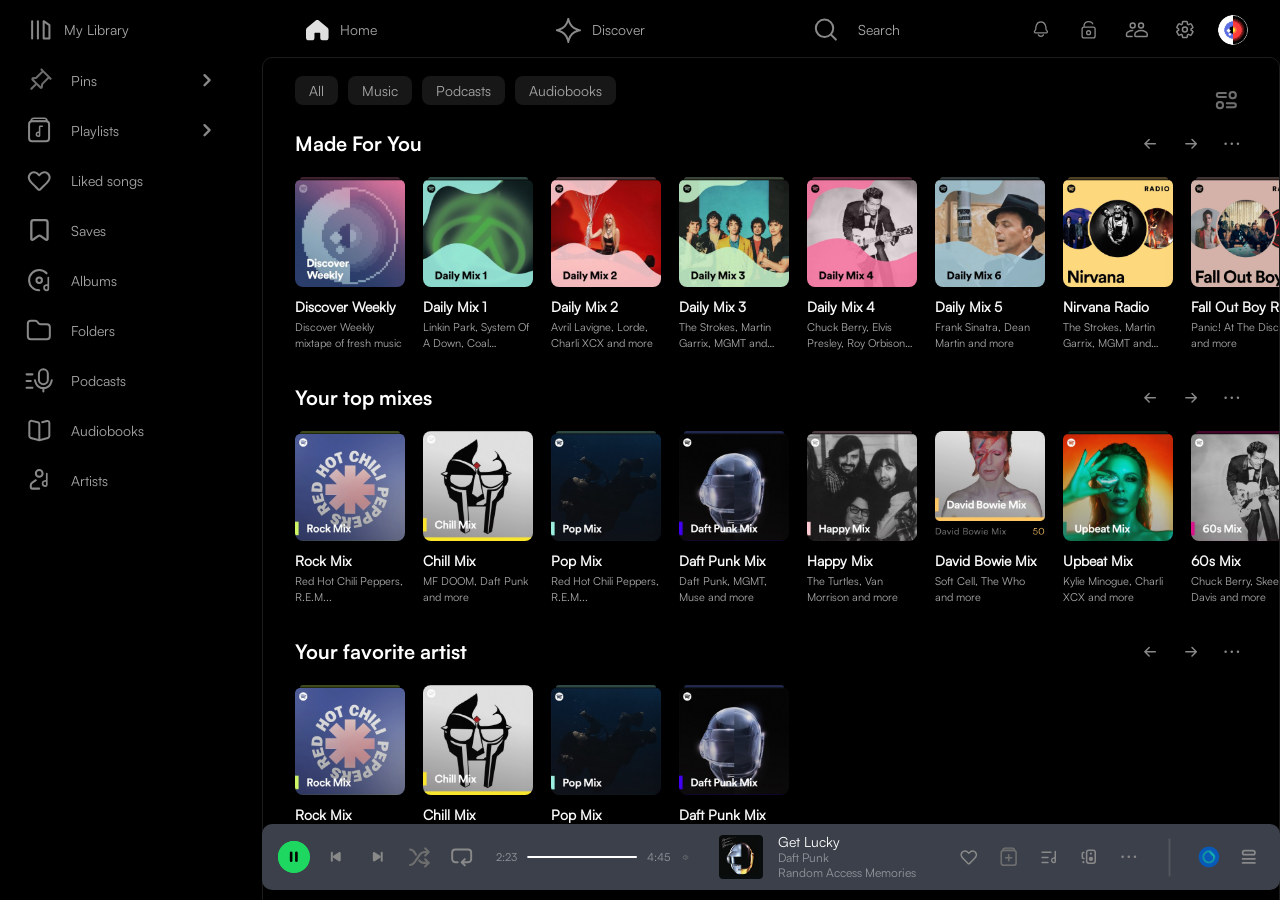
<file: index.html>
<!DOCTYPE html>
<html lang="en">
<head>
  <meta charset="UTF-8" >
  <meta name="viewport" content="width=device-width, initial-scale=1.0" >
  <title>Spotify Clone</title>
  <link rel="stylesheet" href="./css/style.css" >
</head>
<body>
  <div class="app">
    <!-- =====================
      Sidebar
    ===================== -->
    <aside class="sidebar">
      <nav class="sidebar__nav" aria-label="Sidebar navigation">
        <ul class="sidebar__list">
          <li class="sidebar__item sidebar__item--current">
            <a href="./pages/library.html" class="sidebar__link">
              <span class="sidebar__icon"><img src="./assets/icons/Library.svg" alt="Library" /></span>
              <span class="sidebar__text">My Library</span>
            </a>
          </li>

          <li class="sidebar__item sidebar__item--active">
            <a href="./pages/song.html" class="sidebar__link">
              <span class="sidebar__icon"><img src="./assets/icons/pinside.svg" alt="Pinside" /></span>
              <span class="sidebar__text">Pins</span>
               <span class="sidebar__arrow">
      <img src="./assets/icons/right.svg" alt="Right" />
    </span>
         
            </a>
          </li>

          <li class="sidebar__item sidebar__item--active">
            <a href="./pages/playlist.html" class="sidebar__link">
              <span class="sidebar__icon"><img src="./assets/icons/playlist.svg" alt="Playlist"></span>
              <span class="sidebar__text">Playlists</span>
             <span class="sidebar__arrow">
      <img src="./assets/icons/right.svg" alt="Right" />
    </span>
            </a>
          </li>

          <li class="sidebar__item sidebar__item--active">
            <a href="./pages/song.html" class="sidebar__link">
              <span class="sidebar__icon"><img src="./assets/icons/like.svg" alt="Like"></span>
              <span class="sidebar__text">Liked songs</span>
            </a>
          </li>

          <li class="sidebar__item sidebar__item--active">
            <a href="#" class="sidebar__link">
              <span class="sidebar__icon "><img src="./assets/icons/save.svg" alt="Save"></span>
              <span class="sidebar__text">Saves</span>
            </a>
          </li>

          <li class="sidebar__item sidebar__item--active">
            <a href="./pages/album.html" class="sidebar__link">
              <span class="sidebar__icon"><img src="./assets/icons/album.svg"  alt="Album"></span>
              <span class="sidebar__text">Albums</span>
            </a>
          </li>

          <li class="sidebar__item sidebar__item--active">
            <a href="#" class="sidebar__link">
              <span class="sidebar__icon"><img src="./assets/icons/folder.svg"  alt="Folder"></span>
              <span class="sidebar__text">Folders</span>
            </a>
          </li>

          <li class="sidebar__item sidebar__item--active">
            <a href="#" class="sidebar__link">
              <span class="sidebar__icon"><img src="./assets/icons/podcast.svg"  alt="Podcast"></span>
              <span class="sidebar__text">Podcasts</span>
            </a>
          </li>

          <li class="sidebar__item sidebar__item--active">
            <a href="#" class="sidebar__link">
              <span class="sidebar__icon"><img src="./assets/icons/audiobook.svg"  alt="Audiobook"></span>
              <span class="sidebar__text">Audiobooks</span>
            </a>
          </li>

          <li class="sidebar__item sidebar__item--active">
            <a href="./pages/artist.html" class="sidebar__link">
              <span class="sidebar__icon"><img src="./assets/icons/artist.svg"  alt="Artist"></span>
              <span class="sidebar__text">Artists</span>
            </a>
          </li>
        </ul>
      </nav>
    </aside>

    <!-- =====================
      Content Area
    ===================== -->
    <div class="content-area">
      <!-- =====================
        Top Header
      ===================== -->
      <header class="top-header">
        <nav class="top-header__nav" aria-label="Main navigation">
          <ul class="top-header__list">
            <li class="top-header__item ">
              <a href="./index.html" class="top-header__link home-icon">
                <span class="top-header__icon top-header__icon--active"><img src="./assets/icons/homecc.svg" alt="home icon" >
                  </span>
                  <span>Home</span>
              </a>
            </li>

            <li class="top-header__item ">
              <a href="./pages/discover.html" class="top-header__link discover-icon">
                <span class="top-header__icon top-header__icon--active" >
                  <img  src="./assets/icons/Star 1.svg" alt="discover icon"></span>
                <span>Discover</span>
              </a>
            </li>
            <li class="top-header__item">
              <a href="./pages/search.html" class="top-header__link search-icon">
              <span class="top-header__icon top-header__icon--active"><img src="./assets/icons/search.svg"  alt="search icon"></span>
             <span>Search</span>
           </a>
         </li>

            
          </ul>
        </nav>

        <div class="top-header__actions" aria-label="Quick actions">
          <button class="top-header__action" type="button" aria-label="Notifications">
            <span class="top-header__action-icon"><img src="./assets/icons/news.svg"  alt="news icon"></span>
          </button>

          <button class="top-header__action" type="button" aria-label="Inbox">
            <span class="top-header__action-icon"><img src="./assets/icons/private.svg"  alt="private icon"></span>
          </button>

          <button class="top-header__action" type="button" aria-label="Users">
            <span class="top-header__action-icon"><img src="./assets/icons/friends.svg"  alt="Friends"></span>
          </button>

          <button class="top-header__action" type="button" aria-label="Settings">
            <span class="top-header__action-icon"><img src="./assets/icons/setting.svg"  alt="Setting"></span>
          </button>

          <button class="top-header__action top-header__action--avatar" type="button" aria-label="Profile">
            <span class="top-header__action-icon"><img src="./assets/icons/sprite.svg"  alt="Sprite"></span>
          </button>
        </div>
      </header>

      <!-- =====================
        Main Content
      ===================== -->
      <main class="main-content">
        <!-- Filter Chips -->
         <div class="filter-bar">
        <div class="filters" aria-label="Content filters">
          <button class="filters__chip filters__chip--active" type="button">All</button>
          <button class="filters__chip" type="button">Music</button>
          <button class="filters__chip" type="button">Podcasts</button>
          <button class="filters__chip" type="button">Audiobooks</button>
          </div>
          <div class="fillter__icon--right">
           <button class="filter__chip filter_icon" type="button">
                <span class="content-section__button-icon"><img src="./assets/icons/filterfit.svg"  alt="Filterfit"></span>
              </button>
              </div>
        </div>
        <section class="quick-mixes" aria-label="Quick mixes">
  <a href="./pages/song.html" class="quick-mix-card">
    <div class="quick-mix-card__cover">
      <img src="./assets/images/playerbg.png" alt="Playerbg">
    </div>
    <div class="quick-mix-card__meta">
      <p class="quick-mix-card__title">Get Lucky feat....</p>
      <p class="quick-mix-card__artist">Daft Punk</p>
    </div>
  </a>

  <a href="./pages/song.html" class="quick-mix-card">
    <div class="quick-mix-card__cover">
      <img src="./assets/images/avrillevine.png" alt="Avrillevine">
    </div>
    <div class="quick-mix-card__meta">
      <p class="quick-mix-card__title">Daily Mix 2</p>
    </div>
  </a>

  <a href="./pages/song.html" class="quick-mix-card">
    <div class="quick-mix-card__cover">
      <img src="./assets/images/dailymix.png" alt="Dailymix">
    </div>
    <div class="quick-mix-card__meta">
      <p class="quick-mix-card__title">Daily Mix 1</p>
    </div>
  </a>

  <a href="./pages/song.html" class="quick-mix-card">
    <div class="quick-mix-card__cover">
      <img src="./assets/images/playerbg.png" alt="Playerbg">
    </div>
    <div class="quick-mix-card__meta">
      <p class="quick-mix-card__title">Instant Crush</p>
      <p class="quick-mix-card__artist">Daft Punk</p>
    </div>
  </a>

  <a href="./pages/song.html" class="quick-mix-card">
    <div class="quick-mix-card__cover">
      <img src="./assets/images/playerbg.png" alt="Playerbg">
    </div>
    <div class="quick-mix-card__meta">
      <p class="quick-mix-card__title">Around the wo...</p>
      <p class="quick-mix-card__artist">Daft Punk</p>
    </div>
  </a>

  <a href="./pages/song.html" class="quick-mix-card">
    <div class="quick-mix-card__cover">
      <img src="./assets/images/redhotchilipepers.png" alt="Redhotchilipepers">
    </div>
    <div class="quick-mix-card__meta">
      <p class="quick-mix-card__title">Rock Mix</p>
    </div>
  </a>
</section>

        <!-- Made For You -->
        <section class="content-section" aria-labelledby="made-for-you-title">
          <div class="content-section__head">
            <h2 class="content-section__title" >Made For You</h2>

            <div class="content-section__actions">
              <button class="content-section__button" type="button" aria-label="Previous section items">
                <span class="content-section__button-icon"><img src="./assets/icons/arrowleft.svg"  alt="Arrowleft"></span>
              </button>
              <button class="content-section__button" type="button" aria-label="Next section items">
                <span class="content-section__button-icon"><img src="./assets/icons/arrow-right.svg"  alt="Arrow Right"></span>
              </button>
              <button class="content-section__button" type="button" aria-label="More options">
                <span class="content-section__button-icon"><img src="./assets/icons/more.svg"  alt="More"></span>
              </button>
            </div>
          </div>

          <div class="cards-row cards-slider">
            <a href="./pages/playlist.html" class="music-card">
              <div class="music-card__media music-card--discover">
                <div class="music-card__rect music-card__rect--back"></div>
                <div class="music-card__rect music-card__rect--middle"></div>
                <div class="music-card__image">
                  <img src="./assets/images/discover.png"  alt="Discover">
                </div>
              </div>
              <h3 class="music-card__title">Discover Weekly</h3>
              <p class="music-card__subtitle">Discover Weekly mixtape of fresh music</p>
            </a>

            <a href="./pages/playlist.html" class="music-card">
              <div class="music-card__media music-card--mix-1">
                <div class="music-card__rect music-card__rect--back"></div>
                <div class="music-card__rect music-card__rect--middle"></div>
                <div class="music-card__image"><img src="./assets/images/dailymix.png"  alt="Dailymix"></div>
              </div>
              <h3 class="music-card__title">Daily Mix 1</h3>
              <p class="music-card__subtitle">Linkin Park, System Of A Down, Coal Chamber...</p>
            </a>

            <a href="./pages/playlist.html" class="music-card">
              <div class="music-card__media music-card--mix-2 ">
                <div class="music-card__rect music-card__rect--back"></div>
                <div class="music-card__rect music-card__rect--middle"></div>
                <div class="music-card__image"><img src="./assets/images/avrillevine.png"  alt="Avrillevine"></div>
              </div>
              <h3 class="music-card__title">Daily Mix 2</h3>
              <p class="music-card__subtitle">Avril Lavigne, Lorde, Charli XCX and more</p>
            </a>

            <a href="./pages/playlist.html" class="music-card">
              <div class="music-card__media music-card--mix-3 ">
                <div class="music-card__rect music-card__rect--back"></div>
                <div class="music-card__rect music-card__rect--middle"></div>
                <div class="music-card__image"><img src="./assets/images/martin garrix.png"  alt="Martin Garrix"></div>
              </div>
              <h3 class="music-card__title">Daily Mix 3</h3>
              <p class="music-card__subtitle">The Strokes, Martin Garrix, MGMT and more</p>
            </a>

            <a href="./pages/playlist.html" class="music-card">
              <div class="music-card__media music-card--mix-4 ">
                <div class="music-card__rect music-card__rect--back"></div>
                <div class="music-card__rect music-card__rect--middle"></div>
                <div class="music-card__image"><img src="./assets/images/chuckberry.png" alt="chuckbee" ></div>
              </div>
              <h3 class="music-card__title">Daily Mix 4</h3>
              <p class="music-card__subtitle">Chuck Berry, Elvis Presley, Roy Orbison and more</p>
            </a>

            <a href="./pages/playlist.html" class="music-card">
              <div class="music-card__media music-card--mix-5 ">
                <div class="music-card__rect music-card__rect--back"></div>
                <div class="music-card__rect music-card__rect--middle"></div>
                <div class="music-card__image"><img src="./assets/images/franksinatra.png"  alt="Franksinatra"></div>
              </div>
              <h3 class="music-card__title">Daily Mix 5</h3>
              <p class="music-card__subtitle">Frank Sinatra, Dean Martin and more</p>
            </a>

            <a href="./pages/playlist.html" class="music-card">
              <div class="music-card__media music-card--nirvana">
                <div class="music-card__rect music-card__rect--back"></div>
                <div class="music-card__rect music-card__rect--middle"></div>
                <div class="music-card__image"><img src="./assets/images/nirvana.png"  alt="Nirvana"></div>
              </div>
              <h3 class="music-card__title">Nirvana Radio</h3>
              <p class="music-card__subtitle">The Strokes, Martin Garrix, MGMT and more</p>
            </a>

            <a href="./pages/playlist.html" class="music-card">
              <div class="music-card__media music-card--fallout">
                <div class="music-card__rect music-card__rect--back"></div>
                <div class="music-card__rect music-card__rect--middle"></div>
                <div class="music-card__image"><img src="./assets/images/falloutboy.png"  alt="Falloutboy"></div>
              </div>
              <h3 class="music-card__title">Fall Out Boy Radio</h3>
              <p class="music-card__subtitle">Panic! At The Disco and more</p>
            </a>
            
          </div>
        </section>

        <section class="content-section" aria-labelledby="top-mixes-title">
          <div class="content-section__head">
            <h2 class="content-section__title" id="top-mixes-title">Your top mixes</h2>

            <div class="content-section__actions">
              <button class="content-section__button" type="button" aria-label="Previous section items">
                <span class="content-section__button-icon"><img src="./assets/icons/arrowleft.svg"  alt="Arrowleft"></span>
              </button>
              <button class="content-section__button" type="button" aria-label="Next section items">
                <span class="content-section__button-icon"><img src="./assets/icons/arrow-right.svg"  alt="Arrow Right"></span>
              </button>
              <button class="content-section__button" type="button" aria-label="More options">
                <span class="content-section__button-icon"><img src="./assets/icons/more.svg"  alt="More"></span>
              </button>
            </div>
          </div>

          <div class="cards-row">
     <a href="./pages/playlist.html" class="music-card">
     <div class="music-card__media music-card--rock">
      <div class="music-card__rect music-card__rect--back"></div>
      <div class="music-card__rect music-card__rect--middle"></div>
      <div class="music-card__image"><img src="./assets/images/redhotchilipepers.png" alt="Redhotchilipepers"></div>
    </div>
    <h3 class="music-card__title">Rock Mix</h3>
    <p class="music-card__subtitle">Red Hot Chili Peppers, R.E.M...</p>
  </a>

  <a href="./pages/playlist.html" class="music-card">
    <div class="music-card__media music-card--pop ">
      <div class="music-card__rect music-card__rect--back"></div>
      <div class="music-card__rect music-card__rect--middle"></div>
      <div class="music-card__image"><img src="./assets/images/mfdoom.png" alt="Mfdoom"></div>
    </div>
    <h3 class="music-card__title">Chill Mix</h3>
    <p class="music-card__subtitle">MF DOOM, Daft Punk and more</p>
  </a>

  <a href="./pages/artist.html" class="music-card ">
    <div class="music-card__media music-card--doom">
      <div class="music-card__rect music-card__rect--back"></div>
      <div class="music-card__rect music-card__rect--middle"></div>
      <div class="music-card__image"><img src="./assets/images/gunsnroses.png" alt="Gunsnroses"></div>
    </div>
    <h3 class="music-card__title">Pop Mix</h3>
    <p class="music-card__subtitle">Red Hot Chili Peppers, R.E.M...</p>
  </a>

  <a href="./pages/artist.html" class="music-card ">
    <div class="music-card__media music-card--rap">
      <div class="music-card__rect music-card__rect--back"></div>
      <div class="music-card__rect music-card__rect--middle"></div>
      <div class="music-card__image"><img src="./assets/images/daftpunk.png" alt="Daftpunk"></div>
    </div>
    <h3 class="music-card__title">Daft Punk Mix</h3>
    <p class="music-card__subtitle">Daft Punk, MGMT, Muse and more</p>
  </a>

  <a href="#" class="music-card music-card--happy">
    <div class="music-card__media">
      <div class="music-card__rect music-card__rect--back"></div>
      <div class="music-card__rect music-card__rect--middle"></div>
      <div class="music-card__image"><img src="./assets/images/abba.png" alt="Abba"></div>
    </div>
    <h3 class="music-card__title">Happy Mix</h3>
    <p class="music-card__subtitle">The Turtles, Van Morrison and more</p>
  </a>

  <a href="#" class="music-card music-card--bowie">
    <div class="music-card__media">
      <div class="music-card__rect music-card__rect--back"></div>
      <div class="music-card__rect music-card__rect--middle"></div>
      <div class="music-card__image"><img src="./assets/images/davidbowie.png" alt="Davidbowie"></div>
    </div>
    <h3 class="music-card__title">David Bowie Mix</h3>
    <p class="music-card__subtitle">Soft Cell, The Who and more</p>
  </a>

  <a href="#" class="music-card music-card--upbeat">
    <div class="music-card__media">
      <div class="music-card__rect music-card__rect--back"></div>
      <div class="music-card__rect music-card__rect--middle"></div>
      <div class="music-card__image"><img src="./assets/images/kylieminogue.png" alt="Kylieminogue"></div>
    </div>
    <h3 class="music-card__title">Upbeat Mix</h3>
    <p class="music-card__subtitle">Kylie Minogue, Charli XCX and more</p>
  </a>

  <a href="#" class="music-card music-card--sixties">
    <div class="music-card__media">
      <div class="music-card__rect music-card__rect--back"></div>
      <div class="music-card__rect music-card__rect--middle"></div>
      <div class="music-card__image"><img src="./assets/images/davidvanmorison.png" alt="Davidvanmorison"></div>
    </div>
    <h3 class="music-card__title">60s Mix</h3>
    <p class="music-card__subtitle">Chuck Berry, Skeeter Davis and more</p>
  </a>
</div>
</section>
          <section class="content-section" aria-labelledby="top-mixes-title">
           <div class="content-section__head">
            <h2 class="content-section__title" id="top-mixes-title">Your favorite artist</h2>

            <div class="content-section__actions">
              <button class="content-section__button" type="button" aria-label="Previous section items">
                <span class="content-section__button-icon"><img src="./assets/icons/arrowleft.svg"  alt="Arrowleft"></span>
              </button>
              <button class="content-section__button" type="button" aria-label="Next section items">
                <span class="content-section__button-icon"><img src="./assets/icons/arrow-right.svg"  alt="Arrow Right"></span>
              </button>
              <button class="content-section__button" type="button" aria-label="More options">
                <span class="content-section__button-icon"><img src="./assets/icons/more.svg"  alt="More"></span>
              </button>
            </div>
          </div>
           <div class="cards-row">
     <a href="./pages/playlist.html" class="music-card">
     <div class="music-card__media music-card--rock">
      <div class="music-card__rect music-card__rect--back"></div>
      <div class="music-card__rect music-card__rect--middle"></div>
      <div class="music-card__image"><img src="./assets/images/redhotchilipepers.png" alt="Redhotchilipepers"></div>
    </div>
    <h3 class="music-card__title">Rock Mix</h3>
    <p class="music-card__subtitle">Red Hot Chili Peppers, R.E.M...</p>
  </a>

  <a href="./pages/playlist.html" class="music-card">
    <div class="music-card__media music-card--pop ">
      <div class="music-card__rect music-card__rect--back"></div>
      <div class="music-card__rect music-card__rect--middle"></div>
      <div class="music-card__image"><img src="./assets/images/mfdoom.png" alt="Mfdoom"></div>
    </div>
    <h3 class="music-card__title">Chill Mix</h3>
    <p class="music-card__subtitle">MF DOOM, Daft Punk and more</p>
  </a>

  <a href="./pages/artist.html" class="music-card ">
    <div class="music-card__media music-card--doom">
      <div class="music-card__rect music-card__rect--back"></div>
      <div class="music-card__rect music-card__rect--middle"></div>
      <div class="music-card__image"><img src="./assets/images/gunsnroses.png" alt="Gunsnroses"></div>
    </div>
    <h3 class="music-card__title">Pop Mix</h3>
    <p class="music-card__subtitle">Red Hot Chili Peppers, R.E.M...</p>
  </a>

  <a href="./pages/artist.html" class="music-card ">
    <div class="music-card__media music-card--rap">
      <div class="music-card__rect music-card__rect--back"></div>
      <div class="music-card__rect music-card__rect--middle"></div>
      <div class="music-card__image"><img src="./assets/images/daftpunk.png" alt="Daftpunk"></div>
    </div>
    <h3 class="music-card__title">Daft Punk Mix</h3>
    <p class="music-card__subtitle">Daft Punk, MGMT, Muse and more</p>
  </a>
          </div>
        </section>
        
      </main>
    

    <!-- =====================
      Bottom Player
    ===================== -->
<footer class="player-bar">
  
  <div class="player-bar__main">
    <div class="player-bar__playback">
      <div class="player-bar__controls">
        <button class="player-bar__control player-bar__control--play" type="button" aria-label="Pause">
          <span class="player-bar__control-icon"><img src="./assets/icons/stop.svg"  alt="Stop"></span>
        </button>

        <button class="player-bar__control" type="button" aria-label="Previous">
          <span class="player-bar__control-icon"><img src="./assets/icons/prev.svg"  alt="Prev"></span>
        </button>

        <button class="player-bar__control" type="button" aria-label="Next">
          <span class="player-bar__control-icon"><img src="./assets/icons/next.svg"  alt="Next"></span>
        </button>

        <button class="player-bar__control" type="button" aria-label="Shuffle">
          <span class="player-bar__control-icon"><img src="./assets/icons/shuffle.svg"  alt="Shuffle"></span>
        </button>

        <button class="player-bar__control" type="button" aria-label="Repeat">
          <span class="player-bar__control-icon"><img src="./assets/icons/repeat.svg"  alt="Repeat"></span>
        </button>
      </div>

      <div class="player-bar__timeline player-bar__timline--mobile">
        <span class="player-bar__time">2:23</span>

        <div class="player-bar__progress">
          <div class="player-bar__progress-fill"></div>
        </div>

        <span class="player-bar__time">4:45</span>

        <button class="player-bar__control" type="button" aria-label="Volume">
          <span class="player-bar__control-icon"><img src="./assets/icons/volume.svg"  alt="Volume"></span>
        </button>
      </div>
    </div>

    <div class="player-bar__track-block">
      <div class="player-bar__cover">
        <img src="./assets/images/playerbg.png" alt="Album cover">
      </div>

      <div class="player-bar__track">
        <p class="player-bar__track-title">Get Lucky</p>
        <p class="player-bar__track-artist">Daft Punk</p>
        <p class="player-bar__track-album">Random Access Memories</p>
      </div>
    </div>

    <div class="player-bar__actions player-bar__actions--mobile">
      <button class="player-bar__action" type="button" aria-label="Like">
        <span class="player-bar__action-icon"><img src="./assets/icons/like.svg"  alt="Like"></span>
      </button>

      <button class="player-bar__action player-bar__actions--mobile" type="button" aria-label="Add">
        <span class="player-bar__action-icon"><img src="./assets/icons/playlistpc.svg"  alt="Playlistpc"></span>
      </button>

      <button class="player-bar__action" type="button" aria-label="Queue">
        <span class="player-bar__action-icon"><img src="./assets/icons/lyrics.svg"  alt="Lyrics"></span>
      </button>

      <button class="player-bar__action" type="button" aria-label="Devices">
        <span class="player-bar__action-icon "><img src="./assets/icons/device.svg"  alt="Device"></span>
      </button>

      <button class="player-bar__action" type="button" aria-label="More">
        <span class="player-bar__action-icon"><img src="./assets/icons/more.svg"  alt="More"></span>
      </button>
      <button class="player-bar__action " type="button" aria-label="Mini player">
        <span class="player-bar__action-icon "><img src="./assets/icons/line.svg" alt="Line"></span>
      </button>

      <button class="player-bar__action " type="button" aria-label="Mini player">
        <span class="player-bar__action-icon "><img src="./assets/icons/DJ.svg" alt="DJ"></span>
        <span class="player-bar__action-icon--mobile"><img src="./assets/icons/playlistpc.svg" alt="Playlistpc"></span>
      </button>

      <button class="player-bar__action" type="button" aria-label="Menu">
        <span class="player-bar__action-icon "><img src="./assets/icons/queue.svg" alt="Queue"></span>
        <span class="player-bar__action-icon--mobile"><img src="./assets/icons/playjm.svg" alt="Playjm"></span>
      </button>
    </div>
   
  </div>
</footer>
<nav class="mobile-nav" aria-label="Mobile navigation">
  <a href="#" class="mobile-nav__item mobile-nav__item--active">
    <span class="mobile-nav__icon"><img src="./assets/icons/home.svg" alt="Home"></span>
    <span class="mobile-nav__text">Home</span>
  </a>

  <a href="#" class="mobile-nav__item">
    <span class="mobile-nav__icon"><img src="./assets/icons/discover.svg" alt="Discover"></span>
    <span class="mobile-nav__text">Discover</span>
  </a>

  <a href="./pages/search.html" class="mobile-nav__item">
    <span class="mobile-nav__icon"><img src="./assets/icons/search.svg" alt="Search"></span>
    <span class="mobile-nav__text">Search</span>
  </a>

  <a href="./pages/library.html" class="mobile-nav__item">
    <span class="mobile-nav__icon"><img src="./assets/icons/librarybg.svg" alt="Librarybg"></span>
    <span class="mobile-nav__text">Library</span>
  </a>

  <a href="#" class="mobile-nav__item">
    <span class="mobile-nav__icon"><img src="./assets/icons/friends.svg" alt="Friends"></span>
    <span class="mobile-nav__text">Me</span>
  </a>
</nav>
</div>
  
</body>
</html>
</file>
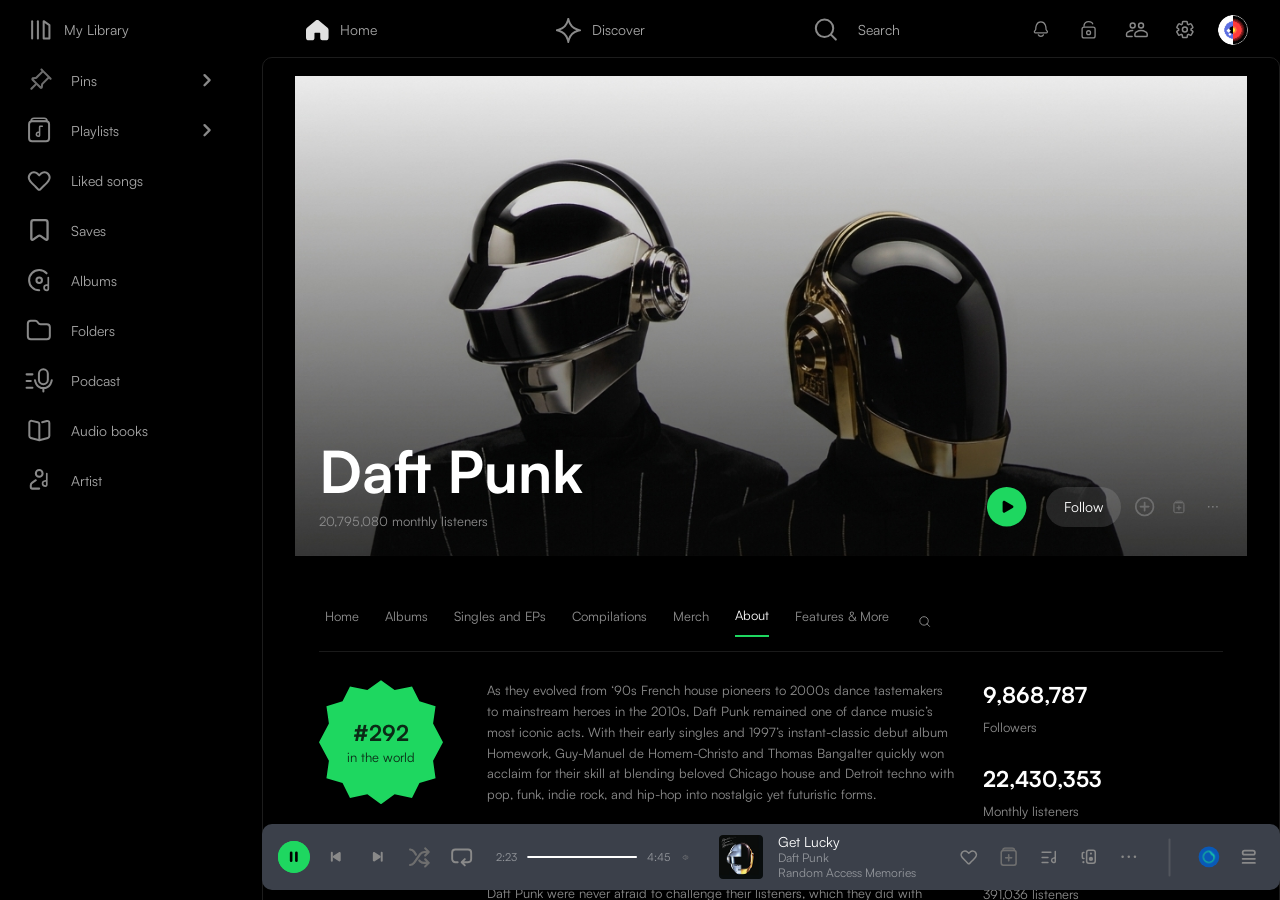
<file: pages/aboutartist.html>
<!doctype html>
<html lang="en">
  <head>
    <meta charset="UTF-8" />
    <meta name="viewport" content="width=device-width, initial-scale=1.0" />
    <title>About Artist - Spotify Clone</title>
    <link rel="stylesheet" href="../css/style.css" />
  </head>
  <body>
    <div class="app">
      <aside class="sidebar">
        <nav class="sidebar__nav" aria-label="Sidebar navigation">
          <ul class="sidebar__list">
            <li class="sidebar__item sidebar__item--current">
              <a href="library.html" class="sidebar__link"
                ><span class="sidebar__icon"
                  ><img src="../assets/icons/Library.svg" alt="Library" /></span
                ><span class="sidebar__text">My Library</span></a
              >
            </li>
            <li class="sidebar__item sidebar__item--active">
              <a href="song.html" class="sidebar__link"
                ><span class="sidebar__icon"
                  ><img src="../assets/icons/pinside.svg" alt="Pinside" /></span
                ><span class="sidebar__text">Pins</span>
                <span class="sidebar__arrow"><img src="../assets/icons/right.svg" alt="Right" /></span></a
              >
            </li>
            <li class="sidebar__item sidebar__item--active">
              <a href="playlist.html" class="sidebar__link"
                ><span class="sidebar__icon"
                  ><img src="../assets/icons/playlist.svg" alt="Playlist" /></span
                ><span class="sidebar__text">Playlists</span>
                <span class="sidebar__arrow"><img src="../assets/icons/right.svg" alt="Right" /></span></a
              >
            </li>
            <li class="sidebar__item sidebar__item--active">
              <a href="likedsongs.html" class="sidebar__link"
                ><span class="sidebar__icon"
                  ><img src="../assets/icons/like.svg" alt="Like" /></span
                ><span class="sidebar__text">Liked songs</span></a
              >
            </li>
            <li class="sidebar__item sidebar__item--active">
              <a href="aboutartist.html" class="sidebar__link"
                ><span class="sidebar__icon"
                  ><img src="../assets/icons/save.svg" alt="Save" /></span
                ><span class="sidebar__text">Saves</span></a
              >
            </li>
            <li class="sidebar__item sidebar__item--active">
              <a href="gridalbums.html" class="sidebar__link"
                ><span class="sidebar__icon"
                  ><img src="../assets/icons/album.svg" alt="Album" /></span
                ><span class="sidebar__text">Albums</span></a
              >
            </li>
            <li class="sidebar__item sidebar__item--active">
              <a href="aboutartist.html" class="sidebar__link"
                ><span class="sidebar__icon"
                  ><img src="../assets/icons/folder.svg" alt="Folder" /></span
                ><span class="sidebar__text">Folders</span></a
              >
            </li>
            <li class="sidebar__item sidebar__item--active">
              <a href="podcast.html" class="sidebar__link"
                ><span class="sidebar__icon"
                  ><img src="../assets/icons/podcast.svg" alt="Podcast" /></span
                ><span class="sidebar__text">Podcast</span></a
              >
            </li>
            <li class="sidebar__item sidebar__item--active">
              <a href="aboutartist.html" class="sidebar__link"
                ><span class="sidebar__icon"
                  ><img src="../assets/icons/audiobook.svg" alt="Audiobook" /></span
                ><span class="sidebar__text">Audio books</span></a
              >
            </li>
            <li class="sidebar__item sidebar__item--active">
              <a href="aboutartist.html" class="sidebar__link"
                ><span class="sidebar__icon"
                  ><img src="../assets/icons/artist.svg" alt="Artist" /></span
                ><span class="sidebar__text">Artist</span></a
              >
            </li>
          </ul>
        </nav>
      </aside>
      <div class="content-area">
        <header class="top-header">
          <nav class="top-header__nav" aria-label="Main navigation">
            <ul class="top-header__list">
              <li class="top-header__item">
                <a href="../index.html" class="top-header__link home-icon"
                  ><span class="top-header__icon top-header__icon--active"
                    ><img
                      src="../assets/icons/homecc.svg"
                      alt="Home icon" /></span
                  ><span>Home</span></a
                >
              </li>
              <li class="top-header__item">
                <a href="discover.html" class="top-header__link discover-icon"
                  ><span class="top-header__icon top-header__icon--active"
                    ><img
                      src="../assets/icons/Star 1.svg"
                      alt="Discover icon" /></span
                  ><span>Discover</span></a
                >
              </li>
              <li class="top-header__item">
                <a href="search.html" class="top-header__link search-icon"
                  ><span class="top-header__icon top-header__icon--active"
                    ><img
                      src="../assets/icons/search.svg"
                      alt="Search icon" /></span
                  ><span>Search</span></a
                >
              </li>
            </ul>
          </nav>
          <div class="top-header__actions" aria-label="Quick actions">
            <button
              class="top-header__action"
              type="button"
              aria-label="Notifications"
            >
              <span class="top-header__action-icon"
                ><img src="../assets/icons/news.svg" alt="News"
              /></span>
            </button>
            <button class="top-header__action" type="button" aria-label="Inbox">
              <span class="top-header__action-icon"
                ><img src="../assets/icons/private.svg" alt="Private"
              /></span>
            </button>
            <button class="top-header__action" type="button" aria-label="Users">
              <span class="top-header__action-icon"
                ><img src="../assets/icons/friends.svg" alt="Friends"
              /></span>
            </button>
            <button
              class="top-header__action"
              type="button"
              aria-label="Settings"
            >
              <span class="top-header__action-icon"
                ><img src="../assets/icons/setting.svg" alt="Setting"
              /></span>
            </button>
            <button
              class="top-header__action top-header__action--avatar"
              type="button"
              aria-label="Profile"
            >
              <span class="top-header__action-icon"
                ><img src="../assets/icons/sprite.svg" alt="Sprite"
              /></span>
            </button>
          </div>
        </header>
        <main class="main-content main-content--page">
          <section class="artist-page">
            <div class="artist-banner">
              <div class="artist-banner__overlay">
                <div class="artist-banner__info">
                  <h1 class="artist-banner__title">Daft Punk</h1>
                  <p class="artist-banner__meta">
                    20,795,080 monthly listeners
                  </p>
                </div>
                <div class="artist-banner__actions">
                  <button class="play-pill" aria-label="Play artist">
                    <img src="../assets/icons/play.svg" alt="Play" /></button
                  ><button class="follow-pill" type="button">Follow</button
                  ><button class="icon-button" aria-label="Add">
                    <img src="../assets/icons/add.svg" alt="Add" /></button
                  ><button class="icon-button" aria-label="Playlist">
                    <img
                      src="../assets/icons/addtoplaylist.svg"
                      alt="Addtoplaylist"
                    /></button
                  ><button class="icon-button" aria-label="More">
                    <img src="../assets/icons/more.svg" alt="More" />
                  </button>
                </div>
              </div>
            </div>
            <div class="page-shell">
              <nav class="subnav-tabs subnav-tabs--artist">
                <a class="subnav-tabs__item" href="artist.html">Home</a
                ><a class="subnav-tabs__item" href="gridalbums.html">Albums</a
                ><a class="subnav-tabs__item" href="#">Singles and EPs</a
                ><a class="subnav-tabs__item" href="#">Compilations</a
                ><a class="subnav-tabs__item" href="#">Merch</a
                ><a
                  class="subnav-tabs__item subnav-tabs__item--active"
                  href="aboutartist.html"
                  >About</a
                ><a class="subnav-tabs__item" href="#">Features & More</a
                ><button class="icon-button" aria-label="Search artist">
                  <img src="../assets/icons/search.svg" alt="Search" />
                </button>
              </nav>
              <div class="about-grid">
                <div class="rank-badge">
                  <strong>#292</strong><span>in the world</span>
                </div>
                <article class="about-copy">
                  <p>
                    As they evolved from ‘90s French house pioneers to 2000s
                    dance tastemakers to mainstream heroes in the 2010s, Daft
                    Punk remained one of dance music’s most iconic acts. With
                    their early singles and 1997’s instant-classic debut album
                    Homework, Guy-Manuel de Homem-Christo and Thomas Bangalter
                    quickly won acclaim for their skill at blending beloved
                    Chicago house and Detroit techno with pop, funk, indie rock,
                    and hip-hop into nostalgic yet futuristic forms.
                  </p>
                  <p>
                    Not content to just widen electronic music’s popularity, on
                    2001’s Discovery they reinvented the then-unfashionable
                    sounds of mid-’80s soft rock and R&B into stylish tracks
                    that also had a childlike wonder. Despite their sizable
                    popularity, Daft Punk were never afraid to challenge their
                    listeners, which they did with 2005’s cold and dystopic
                    Human After All.
                  </p>
                </article>
                <aside class="artist-stats">
                  <div><strong>9,868,787</strong><span>Followers</span></div>
                  <div>
                    <strong>22,430,353</strong><span>Monthly listeners</span>
                  </div>
                  <div>
                    <strong>Paris, FR</strong><span>391,036 listeners</span>
                  </div>
                  <div>
                    <strong>Mexico City, MX</strong
                    ><span>367,878 listeners</span>
                  </div>
                </aside>
              </div>
            </div>
          </section>
        </main>
      </div>

      <footer class="player-bar">
        <div class="player-bar__main">
          <div class="player-bar__playback">
            <div class="player-bar__controls">
              <button
                class="player-bar__control player-bar__control--play"
                type="button"
                aria-label="Pause"
              >
                <span class="player-bar__control-icon"
                  ><img src="../assets/icons/stop.svg" alt="Stop"
                /></span>
              </button>
              <button
                class="player-bar__control"
                type="button"
                aria-label="Previous"
              >
                <span class="player-bar__control-icon"
                  ><img src="../assets/icons/prev.svg" alt="Prev"
                /></span>
              </button>
              <button
                class="player-bar__control"
                type="button"
                aria-label="Next"
              >
                <span class="player-bar__control-icon"
                  ><img src="../assets/icons/next.svg" alt="Next"
                /></span>
              </button>
              <button
                class="player-bar__control"
                type="button"
                aria-label="Shuffle"
              >
                <span class="player-bar__control-icon"
                  ><img src="../assets/icons/shuffle.svg" alt="Shuffle"
                /></span>
              </button>
              <button
                class="player-bar__control"
                type="button"
                aria-label="Repeat"
              >
                <span class="player-bar__control-icon"
                  ><img src="../assets/icons/repeat.svg" alt="Repeat"
                /></span>
              </button>
            </div>
            <div class="player-bar__timeline player-bar__timline--mobile">
              <span class="player-bar__time">2:23</span>
              <div class="player-bar__progress">
                <div class="player-bar__progress-fill"></div>
              </div>
                      <span class="player-bar__time">4:45</span>
        <button class="player-bar__control" type="button" aria-label="Volume"><span class="player-bar__control-icon"><img src="../assets/icons/volume.svg" alt="Volume"></span></button>
            </div>
          </div>
          <div class="player-bar__track-block">
            <div class="player-bar__cover">
              <img src="../assets/images/playerbg.png" alt="Album cover" />
            </div>
            <div class="player-bar__track">
              <p class="player-bar__track-title">Get Lucky</p>
              <p class="player-bar__track-artist">Daft Punk</p>
              <p class="player-bar__track-album">Random Access Memories</p>
            </div>
          </div>
              <div class="player-bar__actions player-bar__actions--mobile">
      <button class="player-bar__action" type="button" aria-label="Like"><span class="player-bar__action-icon"><img src="../assets/icons/like.svg" alt="Like"></span></button>
      <button class="player-bar__action player-bar__actions--mobile" type="button" aria-label="Add"><span class="player-bar__action-icon"><img src="../assets/icons/playlistpc.svg" alt="Playlistpc"></span></button>
      <button class="player-bar__action" type="button" aria-label="Queue"><span class="player-bar__action-icon"><img src="../assets/icons/lyrics.svg" alt="Lyrics"></span></button>
      <button class="player-bar__action" type="button" aria-label="Devices"><span class="player-bar__action-icon"><img src="../assets/icons/device.svg" alt="Device"></span></button>
      <button class="player-bar__action" type="button" aria-label="More"><span class="player-bar__action-icon"><img src="../assets/icons/more.svg" alt="More"></span></button>
      <button class="player-bar__action" type="button" aria-label="Mini player"><span class="player-bar__action-icon"><img src="../assets/icons/line.svg" alt="Line"></span></button>
      <button class="player-bar__action" type="button" aria-label="Mini player"><span class="player-bar__action-icon"><img src="../assets/icons/DJ.svg" alt="DJ"></span><span class="player-bar__action-icon--mobile"><img src="../assets/icons/playlistpc.svg" alt="Playlistpc"></span></button>
      <button class="player-bar__action" type="button" aria-label="Menu"><span class="player-bar__action-icon"><img src="../assets/icons/queue.svg" alt="Queue"></span><span class="player-bar__action-icon--mobile"><img src="../assets/icons/playjm.svg" alt="Playjm"></span></button>
    </div>
        </div>
      </footer>
      <nav class="mobile-nav" aria-label="Mobile navigation">
        <a href="../index.html" class="mobile-nav__item"
          ><span class="mobile-nav__icon"
            ><img src="../assets/icons/home.svg" alt="Home" /></span
          ><span class="mobile-nav__text">Home</span></a
        >
        <a href="search.html" class="mobile-nav__item"
          ><span class="mobile-nav__icon"
            ><img src="../assets/icons/search.svg" alt="Search" /></span
          ><span class="mobile-nav__text">Search</span></a
        >
        <a href="library.html" class="mobile-nav__item"
          ><span class="mobile-nav__icon"
            ><img src="../assets/icons/librarybg.svg" alt="Librarybg" /></span
          ><span class="mobile-nav__text">Library</span></a
        >
        <a href="artist.html" class="mobile-nav__item"
          ><span class="mobile-nav__icon"
            ><img src="../assets/icons/artist.svg" alt="Artist" /></span
          ><span class="mobile-nav__text">Artist</span></a
        >
      </nav>
    </div>
  </body>
</html>
</file>
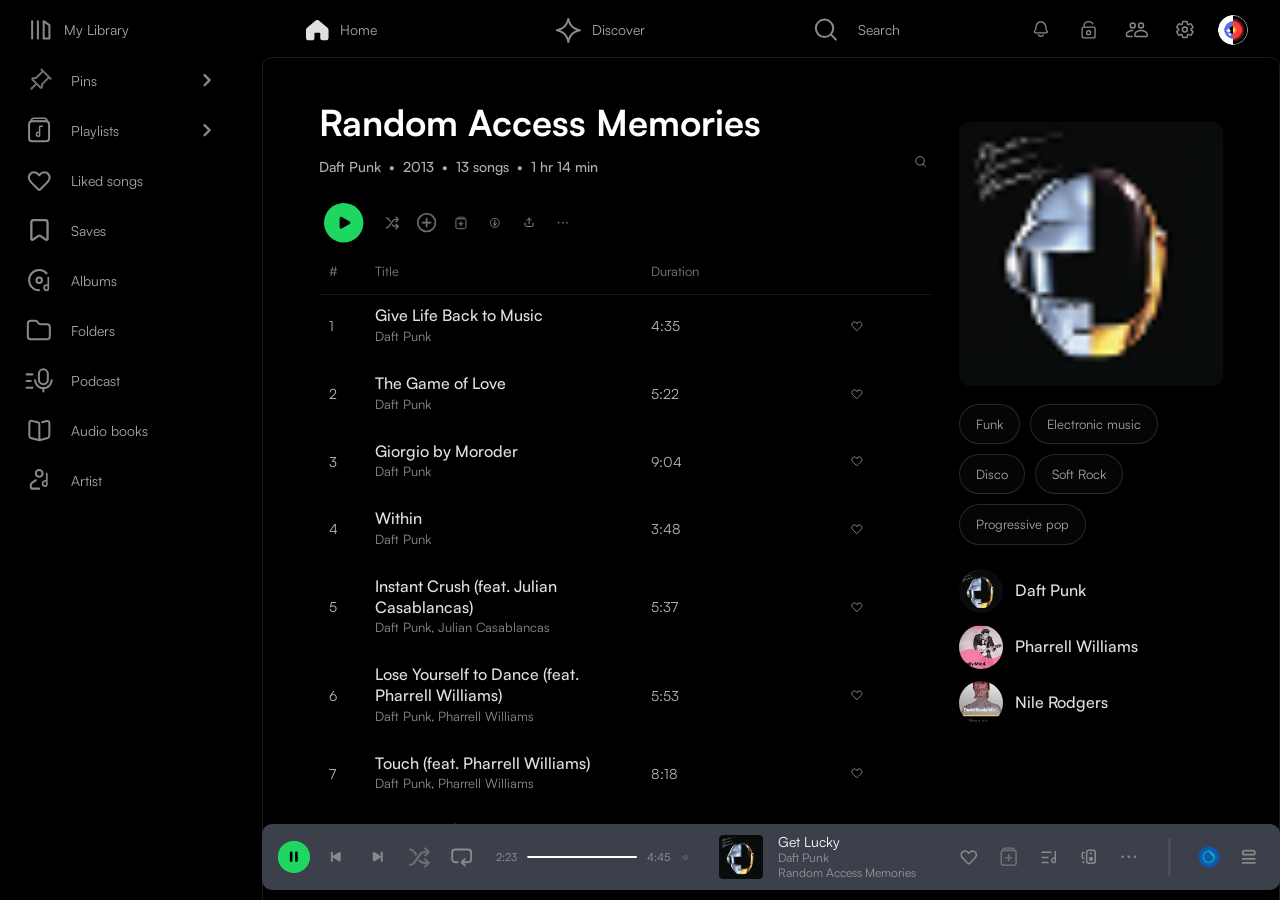
<file: pages/album.html>
<!DOCTYPE html>
<html lang="en">
<head>
  <meta charset="UTF-8" />
  <meta name="viewport" content="width=device-width, initial-scale=1.0" />
  <title>Album - Spotify Clone</title>
  <link rel="stylesheet" href="../css/style.css" />
</head>
<body>
  <div class="app">
    <aside class="sidebar">
      <nav class="sidebar__nav" aria-label="Sidebar navigation">
        <ul class="sidebar__list">
           <li class="sidebar__item sidebar__item--current"><a href="library.html" class="sidebar__link"><span class="sidebar__icon"><img src="../assets/icons/Library.svg" alt="Library"></span><span class="sidebar__text">My Library</span></a></li>
          <li class="sidebar__item sidebar__item--active"><a href="song.html" class="sidebar__link"><span class="sidebar__icon"><img src="../assets/icons/pinside.svg" alt="Pin"></span><span class="sidebar__text">Pins</span>
                <span class="sidebar__arrow"><img src="../assets/icons/right.svg" alt="Right" /></span></a></li>
          <li class="sidebar__item sidebar__item--active"><a href="playlist.html" class="sidebar__link"><span class="sidebar__icon"><img src="../assets/icons/playlist.svg" alt="Playlist"></span><span class="sidebar__text">Playlists</span>
                <span class="sidebar__arrow"><img src="../assets/icons/right.svg" alt="Right" /></span></a></li>
          <li class="sidebar__item sidebar__item--active"><a href="likedsongs.html" class="sidebar__link"><span class="sidebar__icon"><img src="../assets/icons/like.svg" alt="Like"></span><span class="sidebar__text">Liked songs</span></a></li>
          <li class="sidebar__item sidebar__item--active"><a href="aboutartist.html" class="sidebar__link"><span class="sidebar__icon"><img src="../assets/icons/save.svg" alt="Save"></span><span class="sidebar__text">Saves</span></a></li>
          <li class="sidebar__item sidebar__item--active"><a href="gridalbums.html" class="sidebar__link"><span class="sidebar__icon"><img src="../assets/icons/album.svg" alt="Album"></span><span class="sidebar__text">Albums</span></a></li>
          <li class="sidebar__item sidebar__item--active"><a href="aboutartist.html" class="sidebar__link"><span class="sidebar__icon"><img src="../assets/icons/folder.svg" alt="Folder"></span><span class="sidebar__text">Folders</span></a></li>
          <li class="sidebar__item sidebar__item--active"><a href="podcast.html" class="sidebar__link"><span class="sidebar__icon"><img src="../assets/icons/podcast.svg" alt="Podcast"></span><span class="sidebar__text">Podcast</span></a></li>
          <li class="sidebar__item sidebar__item--active"><a href="aboutartist.html" class="sidebar__link"><span class="sidebar__icon"><img src="../assets/icons/audiobook.svg" alt="Audiobook"></span><span class="sidebar__text">Audio books</span></a></li>
          <li class="sidebar__item sidebar__item--active"><a href="aboutartist.html" class="sidebar__link"><span class="sidebar__icon"><img src="../assets/icons/artist.svg" alt="Artist"></span><span class="sidebar__text">Artist</span></a></li>      
          </ul>
      </nav>
    </aside>
    <div class="content-area">
      <header class="top-header">
        <nav class="top-header__nav" aria-label="Main navigation">
          <ul class="top-header__list">
            <li class="top-header__item"><a href="../index.html" class="top-header__link home-icon"><span class="top-header__icon top-header__icon--active"><img src="../assets/icons/homecc.svg" alt="Home icon"></span><span>Home</span></a></li>
            <li class="top-header__item"><a href="discover.html" class="top-header__link discover-icon"><span class="top-header__icon top-header__icon--active"><img src="../assets/icons/Star 1.svg" alt="Discover icon"></span><span>Discover</span></a></li>
            <li class="top-header__item"><a href="search.html" class="top-header__link search-icon"><span class="top-header__icon top-header__icon--active"><img src="../assets/icons/search.svg" alt="Search icon"></span><span>Search</span></a></li>
          </ul>
        </nav>
        <div class="top-header__actions" aria-label="Quick actions">
          <button class="top-header__action" type="button" aria-label="Notifications"><span class="top-header__action-icon"><img src="../assets/icons/news.svg" alt="News"></span></button>
          <button class="top-header__action" type="button" aria-label="Inbox"><span class="top-header__action-icon"><img src="../assets/icons/private.svg" alt="Private"></span></button>
          <button class="top-header__action" type="button" aria-label="Users"><span class="top-header__action-icon"><img src="../assets/icons/friends.svg" alt="Friends"></span></button>
          <button class="top-header__action" type="button" aria-label="Settings"><span class="top-header__action-icon"><img src="../assets/icons/setting.svg" alt="Setting"></span></button>
          <button class="top-header__action top-header__action--avatar" type="button" aria-label="Profile"><span class="top-header__action-icon"><img src="../assets/icons/sprite.svg" alt="Sprite"></span></button>
        </div>
      </header>
      <main class="main-content main-content--page"><section class="album-page-new"><div class="page-shell page-shell--split"><section class="album-layout"><div class="album-intro"><div><h1 class="page-title">Random Access Memories</h1><p class="page-meta">Daft Punk &nbsp;•&nbsp; 2013 &nbsp;•&nbsp; 13 songs &nbsp;•&nbsp; 1 hr 14 min</p><div class="control-row"><button class="play-pill" aria-label="Play album"><img src="../assets/icons/play.svg" alt="Play"></button><button class="icon-button" aria-label="Shuffle"><img src="../assets/icons/shuffle.svg" alt="Shuffle"></button><button class="icon-button" aria-label="Add"><img src="../assets/icons/add.svg" alt="Add"></button><button class="icon-button" aria-label="Add to playlist"><img src="../assets/icons/addtoplaylist.svg" alt="Addtoplaylist"></button><button class="icon-button" aria-label="Download"><img src="../assets/icons/download.svg" alt="Download"></button><button class="icon-button" aria-label="Share"><img src="../assets/icons/share.svg" alt="Share"></button><button class="icon-button" aria-label="More"><img src="../assets/icons/more.svg" alt="More"></button></div></div><button class="icon-button album-search" aria-label="Search in album"><img src="../assets/icons/search.svg" alt="Search"></button></div><section class="table-card table-card--transparent"><header class="media-table media-table--head"><span>#</span><span>Title</span><span>Duration</span><span></span></header><div class="media-table__body"><article class="media-table__row media-table__row--album"><span class="media-table__index">1</span><div class="media-table__title-group media-table__title-group--stack"><div><h3>Give Life Back to Music</h3><p>Daft Punk</p></div></div><span class="media-table__duration">4:35</span><button class="icon-button" aria-label="Save"><img src="../assets/icons/like.svg" alt="Like"></button></article><article class="media-table__row media-table__row--album"><span class="media-table__index">2</span><div class="media-table__title-group media-table__title-group--stack"><div><h3>The Game of Love</h3><p>Daft Punk</p></div></div><span class="media-table__duration">5:22</span><button class="icon-button" aria-label="Save"><img src="../assets/icons/like.svg" alt="Like"></button></article><article class="media-table__row media-table__row--album"><span class="media-table__index">3</span><div class="media-table__title-group media-table__title-group--stack"><div><h3>Giorgio by Moroder</h3><p>Daft Punk</p></div></div><span class="media-table__duration">9:04</span><button class="icon-button" aria-label="Save"><img src="../assets/icons/like.svg" alt="Like"></button></article><article class="media-table__row media-table__row--album"><span class="media-table__index">4</span><div class="media-table__title-group media-table__title-group--stack"><div><h3>Within</h3><p>Daft Punk</p></div></div><span class="media-table__duration">3:48</span><button class="icon-button" aria-label="Save"><img src="../assets/icons/like.svg" alt="Like"></button></article><article class="media-table__row media-table__row--album"><span class="media-table__index">5</span><div class="media-table__title-group media-table__title-group--stack"><div><h3>Instant Crush (feat. Julian Casablancas)</h3><p>Daft Punk, Julian Casablancas</p></div></div><span class="media-table__duration">5:37</span><button class="icon-button" aria-label="Save"><img src="../assets/icons/like.svg" alt="Like"></button></article><article class="media-table__row media-table__row--album"><span class="media-table__index">6</span><div class="media-table__title-group media-table__title-group--stack"><div><h3>Lose Yourself to Dance (feat. Pharrell Williams)</h3><p>Daft Punk, Pharrell Williams</p></div></div><span class="media-table__duration">5:53</span><button class="icon-button" aria-label="Save"><img src="../assets/icons/like.svg" alt="Like"></button></article><article class="media-table__row media-table__row--album"><span class="media-table__index">7</span><div class="media-table__title-group media-table__title-group--stack"><div><h3>Touch (feat. Pharrell Williams)</h3><p>Daft Punk, Pharrell Williams</p></div></div><span class="media-table__duration">8:18</span><button class="icon-button" aria-label="Save"><img src="../assets/icons/like.svg" alt="Like"></button></article><article class="media-table__row media-table__row--album"><span class="media-table__index">8</span><div class="media-table__title-group media-table__title-group--stack"><div><h3>Get Lucky (feat. Pharrell Williams and Nile Rodgers)</h3><p>Daft Punk, Pharrell Williams, Nile Rodgers</p></div></div><span class="media-table__duration">6:09</span><button class="icon-button" aria-label="Save"><img src="../assets/icons/like.svg" alt="Like"></button></article><article class="media-table__row media-table__row--album"><span class="media-table__index">9</span><div class="media-table__title-group media-table__title-group--stack"><div><h3>Beyond</h3><p>Daft Punk</p></div></div><span class="media-table__duration">4:50</span><button class="icon-button" aria-label="Save"><img src="../assets/icons/like.svg" alt="Like"></button></article></div></section></section><aside class="side-panel"><div class="cover-card"><img src="../assets/images/playerbg.png" alt="Album placeholder"></div><div class="tag-row"><span class="tag-pill">Funk</span><span class="tag-pill">Electronic music</span><span class="tag-pill">Disco</span><span class="tag-pill">Soft Rock</span><span class="tag-pill">Progressive pop</span></div><div class="artist-list"><article class="artist-chip"><img src="../assets/images/albmdaft.png" alt="Playerbg"><div><h3>Daft Punk</h3></div></article><article class="artist-chip"><img src="../assets/images/chuckberry.png" alt="Chuckberry"><div><h3>Pharrell Williams</h3></div></article><article class="artist-chip"><img src="../assets/images/davidbowie.png" alt="Davidbowie"><div><h3>Nile Rodgers</h3></div></article></div></aside></div></section></main>

    </div>

<footer class="player-bar">
  <div class="player-bar__main">
    <div class="player-bar__playback">
      <div class="player-bar__controls">
        <button class="player-bar__control player-bar__control--play" type="button" aria-label="Pause">
          <span class="player-bar__control-icon"><img src="../assets/icons/stop.svg" alt="Stop"></span>
        </button>
        <button class="player-bar__control" type="button" aria-label="Previous"><span class="player-bar__control-icon"><img src="../assets/icons/prev.svg" alt="Prev"></span></button>
        <button class="player-bar__control" type="button" aria-label="Next"><span class="player-bar__control-icon"><img src="../assets/icons/next.svg" alt="Next"></span></button>
        <button class="player-bar__control" type="button" aria-label="Shuffle"><span class="player-bar__control-icon"><img src="../assets/icons/shuffle.svg" alt="Shuffle"></span></button>
        <button class="player-bar__control" type="button" aria-label="Repeat"><span class="player-bar__control-icon"><img src="../assets/icons/repeat.svg" alt="Repeat"></span></button>
      </div>
      <div class="player-bar__timeline player-bar__timline--mobile">
        <span class="player-bar__time">2:23</span>
        <div class="player-bar__progress"><div class="player-bar__progress-fill"></div></div>
                <span class="player-bar__time">4:45</span>
        <button class="player-bar__control" type="button" aria-label="Volume"><span class="player-bar__control-icon"><img src="../assets/icons/volume.svg" alt="Volume"></span></button>
      </div>
    </div>
    <div class="player-bar__track-block">
      <div class="player-bar__cover"><img src="../assets/images/playerbg.png" alt="Album cover"></div>
      <div class="player-bar__track">
        <p class="player-bar__track-title">Get Lucky</p>
        <p class="player-bar__track-artist">Daft Punk</p>
        <p class="player-bar__track-album">Random Access Memories</p>
      </div>
    </div>
        <div class="player-bar__actions player-bar__actions--mobile">
      <button class="player-bar__action" type="button" aria-label="Like"><span class="player-bar__action-icon"><img src="../assets/icons/like.svg" alt="Like"></span></button>
      <button class="player-bar__action player-bar__actions--mobile" type="button" aria-label="Add"><span class="player-bar__action-icon"><img src="../assets/icons/playlistpc.svg" alt="Playlistpc"></span></button>
      <button class="player-bar__action" type="button" aria-label="Queue"><span class="player-bar__action-icon"><img src="../assets/icons/lyrics.svg" alt="Lyrics"></span></button>
      <button class="player-bar__action" type="button" aria-label="Devices"><span class="player-bar__action-icon"><img src="../assets/icons/device.svg" alt="Device"></span></button>
      <button class="player-bar__action" type="button" aria-label="More"><span class="player-bar__action-icon"><img src="../assets/icons/more.svg" alt="More"></span></button>
      <button class="player-bar__action" type="button" aria-label="Mini player"><span class="player-bar__action-icon"><img src="../assets/icons/line.svg" alt="Line"></span></button>
      <button class="player-bar__action" type="button" aria-label="Mini player"><span class="player-bar__action-icon"><img src="../assets/icons/DJ.svg" alt="DJ"></span><span class="player-bar__action-icon--mobile"><img src="../assets/icons/playlistpc.svg" alt="Playlistpc"></span></button>
      <button class="player-bar__action" type="button" aria-label="Menu"><span class="player-bar__action-icon"><img src="../assets/icons/queue.svg" alt="Queue"></span><span class="player-bar__action-icon--mobile"><img src="../assets/icons/playjm.svg" alt="Playjm"></span></button>
    </div>
  </div>
</footer>
<nav class="mobile-nav" aria-label="Mobile navigation">
  <a href="../index.html" class="mobile-nav__item"><span class="mobile-nav__icon"><img src="../assets/icons/home.svg" alt="Home"></span><span class="mobile-nav__text">Home</span></a>
  <a href="search.html" class="mobile-nav__item"><span class="mobile-nav__icon"><img src="../assets/icons/search.svg" alt="Search"></span><span class="mobile-nav__text">Search</span></a>
  <a href="library.html" class="mobile-nav__item"><span class="mobile-nav__icon"><img src="../assets/icons/librarybg.svg" alt="Librarybg"></span><span class="mobile-nav__text">Library</span></a>
  <a href="artist.html" class="mobile-nav__item"><span class="mobile-nav__icon"><img src="../assets/icons/artist.svg" alt="Artist"></span><span class="mobile-nav__text">Artist</span></a>
</nav>
</div>
</body>
</html>
</file>
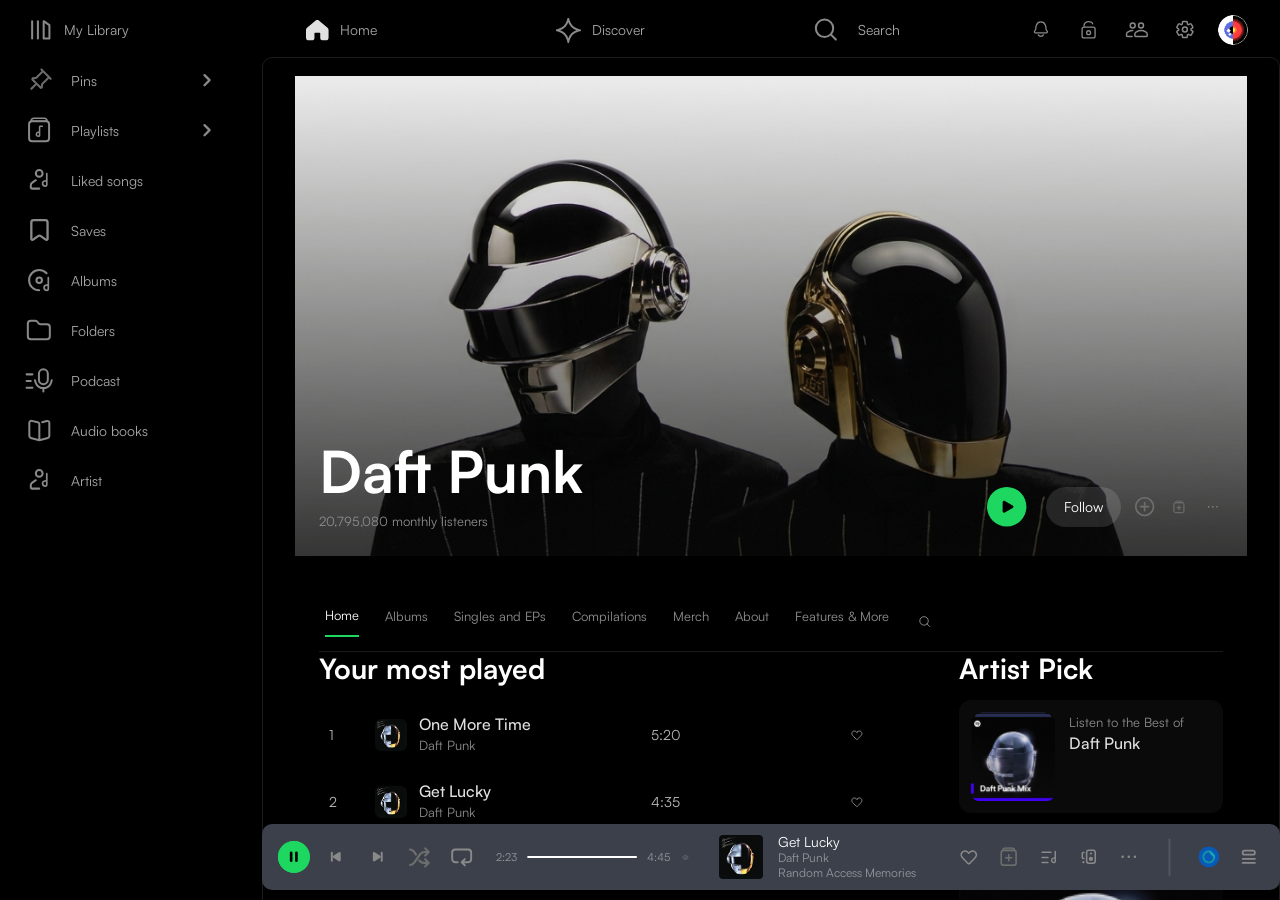
<file: pages/artist.html>
<!DOCTYPE html>
<html lang="en">
<head>
  <meta charset="UTF-8" />
  <meta name="viewport" content="width=device-width, initial-scale=1.0" />
  <title>Artist - Spotify Clone</title>
  <link rel="stylesheet" href="../css/style.css" />
</head>
<body>
  <div class="app">
    <aside class="sidebar">
      <nav class="sidebar__nav" aria-label="Sidebar navigation">
        <ul class="sidebar__list">
         <li class="sidebar__item sidebar__item--current"><a href="library.html" class="sidebar__link"><span class="sidebar__icon"><img src="../assets/icons/Library.svg" alt="Library"></span><span class="sidebar__text">My Library</span></a></li>
          <li class="sidebar__item sidebar__item--active"><a href="song.html" class="sidebar__link"><span class="sidebar__icon"><img src="../assets/icons/pinside.svg" alt="Pinside"></span><span class="sidebar__text">Pins</span>
                <span class="sidebar__arrow"><img src="../assets/icons/right.svg" alt="Right" /></span></a></li>
          <li class="sidebar__item sidebar__item--active"><a href="playlist.html" class="sidebar__link"><span class="sidebar__icon"><img src="../assets/icons/playlist.svg" alt="Playlist"></span><span class="sidebar__text">Playlists</span>
                <span class="sidebar__arrow"><img src="../assets/icons/right.svg" alt="Right" /></span></a></li>
          <li class="sidebar__item sidebar__item--active"><a href="artist.html" class="sidebar__link"><span class="sidebar__icon"><img src="../assets/icons/artist.svg" alt="Artist"></span><span class="sidebar__text">Liked songs</span></a></li>
          <li class="sidebar__item sidebar__item--active"><a href="aboutartist.html" class="sidebar__link"><span class="sidebar__icon"><img src="../assets/icons/save.svg" alt="Save"></span><span class="sidebar__text">Saves</span></a></li>
          <li class="sidebar__item sidebar__item--active"><a href="gridalbums.html" class="sidebar__link"><span class="sidebar__icon"><img src="../assets/icons/album.svg" alt="Album"></span><span class="sidebar__text">Albums</span></a></li>
          <li class="sidebar__item sidebar__item--active"><a href="aboutartist.html" class="sidebar__link"><span class="sidebar__icon"><img src="../assets/icons/folder.svg" alt="Folder"></span><span class="sidebar__text">Folders</span></a></li>
          <li class="sidebar__item sidebar__item--active"><a href="podcast.html" class="sidebar__link"><span class="sidebar__icon"><img src="../assets/icons/podcast.svg" alt="Podcast"></span><span class="sidebar__text">Podcast</span></a></li>
          <li class="sidebar__item sidebar__item--active"><a href="aboutartist.html" class="sidebar__link"><span class="sidebar__icon"><img src="../assets/icons/audiobook.svg" alt="Audiobook"></span><span class="sidebar__text">Audio books</span></a></li>
          <li class="sidebar__item sidebar__item--active"><a href="aboutartist.html" class="sidebar__link"><span class="sidebar__icon"><img src="../assets/icons/artist.svg" alt="Artist"></span><span class="sidebar__text">Artist</span></a></li>        
        </ul>
      </nav>
    </aside>
    <div class="content-area">
      <header class="top-header">
        <nav class="top-header__nav" aria-label="Main navigation">
          <ul class="top-header__list">
            <li class="top-header__item"><a href="../index.html" class="top-header__link home-icon"><span class="top-header__icon top-header__icon--active"><img src="../assets/icons/homecc.svg" alt="Home icon"></span><span>Home</span></a></li>
            <li class="top-header__item"><a href="discover.html" class="top-header__link discover-icon"><span class="top-header__icon top-header__icon--active"><img src="../assets/icons/Star 1.svg" alt="Discover icon"></span><span>Discover</span></a></li>
            <li class="top-header__item"><a href="search.html" class="top-header__link search-icon"><span class="top-header__icon top-header__icon--active"><img src="../assets/icons/search.svg" alt="Search icon"></span><span>Search</span></a></li>
          </ul>
        </nav>
        <div class="top-header__actions" aria-label="Quick actions">
          <button class="top-header__action" type="button" aria-label="Notifications"><span class="top-header__action-icon"><img src="../assets/icons/news.svg" alt="News"></span></button>
          <button class="top-header__action" type="button" aria-label="Inbox"><span class="top-header__action-icon"><img src="../assets/icons/private.svg" alt="Private"></span></button>
          <button class="top-header__action" type="button" aria-label="Users"><span class="top-header__action-icon"><img src="../assets/icons/friends.svg" alt="Friends"></span></button>
          <button class="top-header__action" type="button" aria-label="Settings"><span class="top-header__action-icon"><img src="../assets/icons/setting.svg" alt="Setting"></span></button>
          <button class="top-header__action top-header__action--avatar" type="button" aria-label="Profile"><span class="top-header__action-icon"><img src="../assets/icons/sprite.svg" alt="Sprite"></span></button>
        </div>
      </header>
      <main class="main-content main-content--page">
        <section class="artist-page">
          <header class="artist-banner">
            <div class="artist-banner__overlay">
              <div class="artist-banner__info">
                <h1 class="artist-banner__title">Daft Punk</h1>
                <p class="artist-banner__meta">20,795,080 monthly listeners</p>
              </div>
              <div class="artist-banner__actions">
                <button class="play-pill" aria-label="Play artist">
                  <img src="../assets/icons/play.svg" alt="Play">
                </button>
                <button class="follow-pill" type="button">Follow</button>
                <button class="icon-button" aria-label="Add"><img src="../assets/icons/add.svg" alt="Add">
                </button><button class="icon-button" aria-label="Playlist">
                  <img src="../assets/icons/addtoplaylist.svg" alt="Addtoplaylist">
                </button>
                <button class="icon-button" aria-label="More">
                  <img src="../assets/icons/more.svg" alt="More">
                </button>
              </div>
            </div>
          </header>
          <div class="page-shell">
            <nav class="subnav-tabs subnav-tabs--artist">
              <a class="subnav-tabs__item subnav-tabs__item--active" href="#">Home</a>
              <a class="subnav-tabs__item" href="gridalbums.html">Albums</a>
              <a class="subnav-tabs__item" href="#">Singles and EPs</a>
              <a class="subnav-tabs__item" href="#">Compilations</a>
              <a class="subnav-tabs__item" href="#">Merch</a>
              <a class="subnav-tabs__item" href="aboutartist.html">About</a>
              <a class="subnav-tabs__item" href="#">Features & More</a>
              <button class="icon-button" aria-label="Search artist">
              <img src="../assets/icons/search.svg" alt="Search"></button>
            </nav>
            <div class="page-shell--split artist-home-grid">
              <section class="table-card table-card--transparent">
                <div class="section-title-row">
                  <h2>Your most played</h2>
                </div>
                <div class="media-table__body">
                  <article class="media-table__row">
                    <span class="media-table__index">1</span>
                    <div class="media-table__title-group">
                      <img class="media-table__thumb" src="../assets/images/albmdaft.png" alt="Song placeholder"><div>
                        <h3>One More Time</h3>
                        <p>Daft Punk</p>
                      </div>
                    </div>
                    <span class="media-table__duration">5:20</span>
                    <button class="icon-button" aria-label="Save"><img src="../assets/icons/like.svg" alt="Like"></button></article><article class="media-table__row"><span class="media-table__index">2</span><div class="media-table__title-group"><img class="media-table__thumb" src="../assets/images/playerbg.png" alt="Song placeholder"><div><h3>Get Lucky</h3><p>Daft Punk</p></div></div><span class="media-table__duration">4:35</span><button class="icon-button" aria-label="Save"><img src="../assets/icons/like.svg" alt="Like"></button></article><article class="media-table__row"><span class="media-table__index">3</span><div class="media-table__title-group"><img class="media-table__thumb" src="../assets/images/playerbg.png" alt="Song placeholder"><div><h3>Give Life Back to Music</h3><p>Daft Punk</p></div></div><span class="media-table__duration">4:35</span><button class="icon-button" aria-label="Save"><img src="../assets/icons/like.svg" alt="Like"></button></article><article class="media-table__row"><span class="media-table__index">4</span><div class="media-table__title-group"><img class="media-table__thumb" src="../assets/images/playerbg.png" alt="Song placeholder"><div><h3>Instant Crush</h3><p>Daft Punk, Julian Casablancas</p></div></div><span class="media-table__duration">5:37</span><button class="icon-button" aria-label="Save"><img src="../assets/icons/like.svg" alt="Like"></button></article></div></section><aside class="artist-pick"><h2>Artist Pick</h2><article class="artist-pick__card"><div class="artist-pick__thumb"><img src="../assets/images/daftpunk.png" alt="Daftpunk"></div><div><p>Listen to the Best of</p><h3>Daft Punk</h3></div></article><article class="artist-pick__feature"><img src="../assets/images/daftpunk.png" alt="Daftpunk"></article></aside></div></div></section></main>

    </div>

<footer class="player-bar">
  <div class="player-bar__main">
    <div class="player-bar__playback">
      <div class="player-bar__controls">
        <button class="player-bar__control player-bar__control--play" type="button" aria-label="Pause">
          <span class="player-bar__control-icon"><img src="../assets/icons/stop.svg" alt="Stop"></span>
        </button>
        <button class="player-bar__control" type="button" aria-label="Previous"><span class="player-bar__control-icon"><img src="../assets/icons/prev.svg" alt="Prev"></span></button>
        <button class="player-bar__control" type="button" aria-label="Next"><span class="player-bar__control-icon"><img src="../assets/icons/next.svg" alt="Next"></span></button>
        <button class="player-bar__control" type="button" aria-label="Shuffle"><span class="player-bar__control-icon"><img src="../assets/icons/shuffle.svg" alt="Shuffle"></span></button>
        <button class="player-bar__control" type="button" aria-label="Repeat"><span class="player-bar__control-icon"><img src="../assets/icons/repeat.svg" alt="Repeat"></span></button>
      </div>
      <div class="player-bar__timeline player-bar__timline--mobile">
        <span class="player-bar__time">2:23</span>
        <div class="player-bar__progress"><div class="player-bar__progress-fill"></div></div>
                <span class="player-bar__time">4:45</span>
        <button class="player-bar__control" type="button" aria-label="Volume"><span class="player-bar__control-icon"><img src="../assets/icons/volume.svg" alt="Volume"></span></button>
      </div>
    </div>
    <div class="player-bar__track-block">
      <div class="player-bar__cover"><img src="../assets/images/playerbg.png" alt="Album cover"></div>
      <div class="player-bar__track">
        <p class="player-bar__track-title">Get Lucky</p>
        <p class="player-bar__track-artist">Daft Punk</p>
        <p class="player-bar__track-album">Random Access Memories</p>
      </div>
    </div>
        <div class="player-bar__actions player-bar__actions--mobile">
      <button class="player-bar__action" type="button" aria-label="Like"><span class="player-bar__action-icon"><img src="../assets/icons/like.svg" alt="Like"></span></button>
      <button class="player-bar__action player-bar__actions--mobile" type="button" aria-label="Add"><span class="player-bar__action-icon"><img src="../assets/icons/playlistpc.svg" alt="Playlistpc"></span></button>
      <button class="player-bar__action" type="button" aria-label="Queue"><span class="player-bar__action-icon"><img src="../assets/icons/lyrics.svg" alt="Lyrics"></span></button>
      <button class="player-bar__action" type="button" aria-label="Devices"><span class="player-bar__action-icon"><img src="../assets/icons/device.svg" alt="Device"></span></button>
      <button class="player-bar__action" type="button" aria-label="More"><span class="player-bar__action-icon"><img src="../assets/icons/more.svg" alt="More"></span></button>
      <button class="player-bar__action" type="button" aria-label="Mini player"><span class="player-bar__action-icon"><img src="../assets/icons/line.svg" alt="Line"></span></button>
      <button class="player-bar__action" type="button" aria-label="Mini player"><span class="player-bar__action-icon"><img src="../assets/icons/DJ.svg" alt="DJ"></span><span class="player-bar__action-icon--mobile"><img src="../assets/icons/playlistpc.svg" alt="Playlistpc"></span></button>
      <button class="player-bar__action" type="button" aria-label="Menu"><span class="player-bar__action-icon"><img src="../assets/icons/queue.svg" alt="Queue"></span><span class="player-bar__action-icon--mobile"><img src="../assets/icons/playjm.svg" alt="Playjm"></span></button>
    </div>
  </div>
</footer>
<nav class="mobile-nav" aria-label="Mobile navigation">
  <a href="../index.html" class="mobile-nav__item"><span class="mobile-nav__icon"><img src="../assets/icons/home.svg" alt="Home"></span><span class="mobile-nav__text">Home</span></a>
  <a href="search.html" class="mobile-nav__item"><span class="mobile-nav__icon"><img src="../assets/icons/search.svg" alt="Search"></span><span class="mobile-nav__text">Search</span></a>
  <a href="library.html" class="mobile-nav__item"><span class="mobile-nav__icon"><img src="../assets/icons/librarybg.svg" alt="Librarybg"></span><span class="mobile-nav__text">Library</span></a>
  <a href="artist.html" class="mobile-nav__item"><span class="mobile-nav__icon"><img src="../assets/icons/artist.svg" alt="Artist"></span><span class="mobile-nav__text">Artist</span></a>
</nav>
</div>
</body>
</html>
</file>
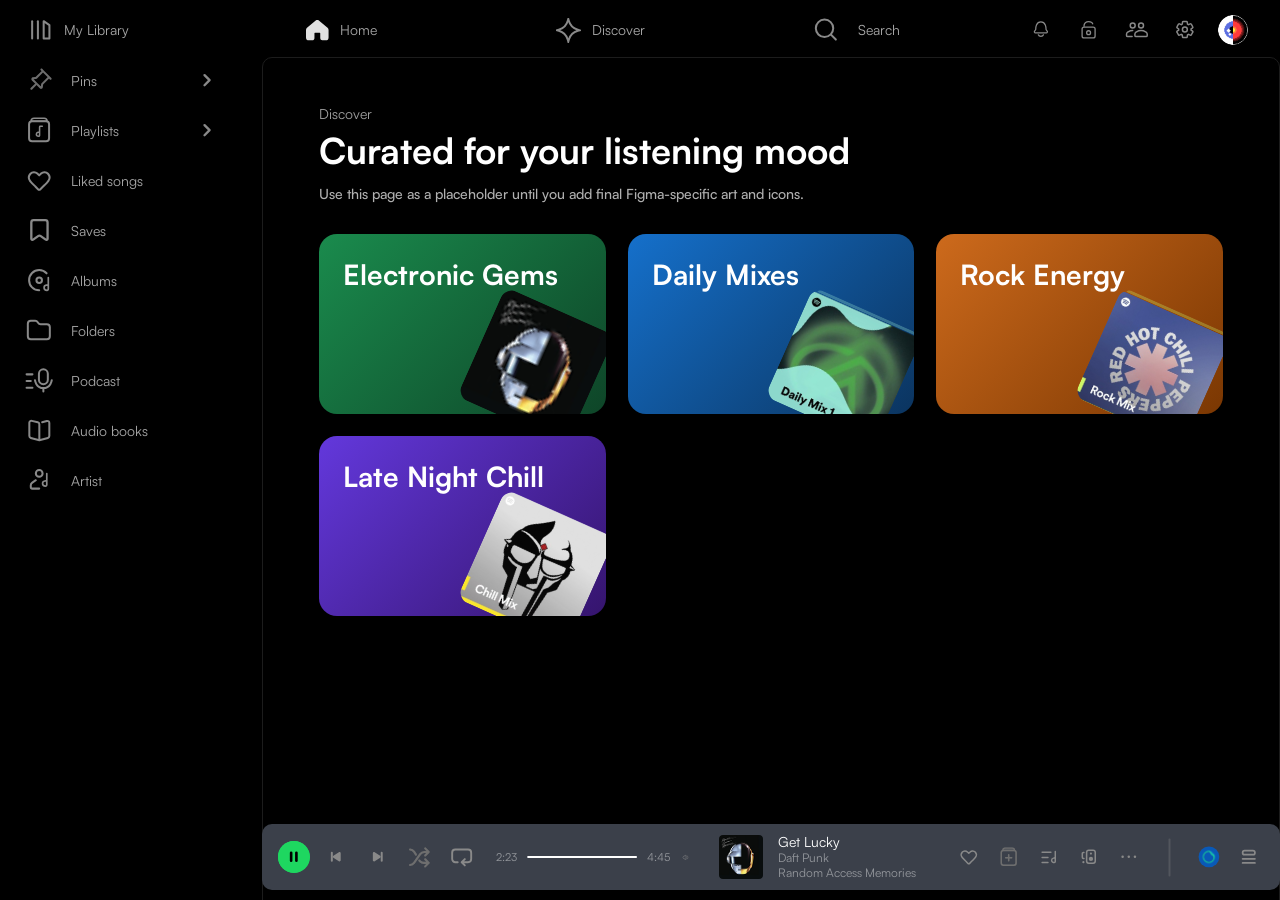
<file: pages/discover.html>
<!DOCTYPE html>
<html lang="en">
<head>
  <meta charset="UTF-8" />
  <meta name="viewport" content="width=device-width, initial-scale=1.0" />
  <title>Discover - Spotify Clone</title>
  <link rel="stylesheet" href="../css/style.css" />
</head>
<body>
  <div class="app">
    <aside class="sidebar">
      <nav class="sidebar__nav" aria-label="Sidebar navigation">
        <ul class="sidebar__list">
      <li class="sidebar__item sidebar__item--current"><a href="library.html" class="sidebar__link"><span class="sidebar__icon"><img src="../assets/icons/Library.svg" alt="Library"></span><span class="sidebar__text">My Library</span></a></li>
          <li class="sidebar__item sidebar__item--active"><a href="song.html" class="sidebar__link"><span class="sidebar__icon"><img src="../assets/icons/pinside.svg" alt="Pinside"></span><span class="sidebar__text">Pins</span>
                <span class="sidebar__arrow"><img src="../assets/icons/right.svg" alt="Right" /></span></a></li>
          <li class="sidebar__item sidebar__item--active"><a href="playlist.html" class="sidebar__link"><span class="sidebar__icon"><img src="../assets/icons/playlist.svg" alt="Playlist"></span><span class="sidebar__text">Playlists</span>
                <span class="sidebar__arrow"><img src="../assets/icons/right.svg" alt="Right" /></span></a></li>
          <li class="sidebar__item sidebar__item--active"><a href="likedsongs.html" class="sidebar__link"><span class="sidebar__icon"><img src="../assets/icons/like.svg" alt="Like"></span><span class="sidebar__text">Liked songs</span></a></li>
          <li class="sidebar__item sidebar__item--active"><a href="aboutartist.html" class="sidebar__link"><span class="sidebar__icon"><img src="../assets/icons/save.svg" alt="Save"></span><span class="sidebar__text">Saves</span></a></li>
          <li class="sidebar__item sidebar__item--active"><a href="gridalbums.html" class="sidebar__link"><span class="sidebar__icon"><img src="../assets/icons/album.svg" alt="Album"></span><span class="sidebar__text">Albums</span></a></li>
          <li class="sidebar__item sidebar__item--active"><a href="aboutartist.html" class="sidebar__link"><span class="sidebar__icon"><img src="../assets/icons/folder.svg" alt="Folder"></span><span class="sidebar__text">Folders</span></a></li>
          <li class="sidebar__item sidebar__item--active"><a href="podcast.html" class="sidebar__link"><span class="sidebar__icon"><img src="../assets/icons/podcast.svg" alt="Podcast"></span><span class="sidebar__text">Podcast</span></a></li>
          <li class="sidebar__item sidebar__item--active"><a href="aboutartist.html" class="sidebar__link"><span class="sidebar__icon"><img src="../assets/icons/audiobook.svg" alt="Audiobook"></span><span class="sidebar__text">Audio books</span></a></li>
          <li class="sidebar__item sidebar__item--active"><a href="aboutartist.html" class="sidebar__link"><span class="sidebar__icon"><img src="../assets/icons/artist.svg" alt="Artist"></span><span class="sidebar__text">Artist</span></a></li>
        </ul>
      </nav>
    </aside>
    <div class="content-area">
      <header class="top-header">
        <nav class="top-header__nav" aria-label="Main navigation">
          <ul class="top-header__list">
            <li class="top-header__item"><a href="../index.html" class="top-header__link home-icon"><span class="top-header__icon top-header__icon--active"><img src="../assets/icons/homecc.svg" alt="Home icon"></span><span>Home</span></a></li>
            <li class="top-header__item top-header__item--current"><a href="discover.html" class="top-header__link discover-icon"><span class="top-header__icon top-header__icon--active"><img src="../assets/icons/Star 1.svg" alt="Discover icon"></span><span>Discover</span></a></li>
            <li class="top-header__item"><a href="search.html" class="top-header__link search-icon"><span class="top-header__icon top-header__icon--active"><img src="../assets/icons/search.svg" alt="Search icon"></span><span>Search</span></a></li>
          </ul>
        </nav>
        <div class="top-header__actions" aria-label="Quick actions">
          <button class="top-header__action" type="button" aria-label="Notifications"><span class="top-header__action-icon"><img src="../assets/icons/news.svg" alt="News"></span></button>
          <button class="top-header__action" type="button" aria-label="Inbox"><span class="top-header__action-icon"><img src="../assets/icons/private.svg" alt="Private"></span></button>
          <button class="top-header__action" type="button" aria-label="Users"><span class="top-header__action-icon"><img src="../assets/icons/friends.svg" alt="Friends"></span></button>
          <button class="top-header__action" type="button" aria-label="Settings"><span class="top-header__action-icon"><img src="../assets/icons/setting.svg" alt="Setting"></span></button>
          <button class="top-header__action top-header__action--avatar" type="button" aria-label="Profile"><span class="top-header__action-icon"><img src="../assets/icons/sprite.svg" alt="Sprite"></span></button>
        </div>
      </header>
      <main class="main-content main-content--page"><section class="search-page"><div class="page-shell"><header class="page-hero"><div><p class="page-eyebrow">Discover</p><h1 class="page-title">Curated for your listening mood</h1><p class="page-subtitle">Use this page as a placeholder until you add final Figma-specific art and icons.</p></div></header><section class="genre-grid"><article class="genre-card genre-card--green"><h2>Electronic Gems</h2><div class="genre-card__media"><img src="../assets/images/playerbg.png" alt="Playerbg"></div></article><article class="genre-card genre-card--blue"><h2>Daily Mixes</h2><div class="genre-card__media"><img src="../assets/images/dailymix.png" alt="Dailymix"></div></article><article class="genre-card genre-card--orange"><h2>Rock Energy</h2><div class="genre-card__media"><img src="../assets/images/redhotchilipepers.png" alt="Redhotchilipepers"></div></article><article class="genre-card genre-card--violet"><h2>Late Night Chill</h2><div class="genre-card__media"><img src="../assets/images/mfdoom.png" alt="Mfdoom"></div></article></section></div></section></main>

    </div>

<footer class="player-bar">
  <div class="player-bar__main">
    <div class="player-bar__playback">
      <div class="player-bar__controls">
        <button class="player-bar__control player-bar__control--play" type="button" aria-label="Pause">
          <span class="player-bar__control-icon"><img src="../assets/icons/stop.svg" alt="Stop"></span>
        </button>
        <button class="player-bar__control" type="button" aria-label="Previous"><span class="player-bar__control-icon"><img src="../assets/icons/prev.svg" alt="Prev"></span></button>
        <button class="player-bar__control" type="button" aria-label="Next"><span class="player-bar__control-icon"><img src="../assets/icons/next.svg" alt="Next"></span></button>
        <button class="player-bar__control" type="button" aria-label="Shuffle"><span class="player-bar__control-icon"><img src="../assets/icons/shuffle.svg" alt="Shuffle"></span></button>
        <button class="player-bar__control" type="button" aria-label="Repeat"><span class="player-bar__control-icon"><img src="../assets/icons/repeat.svg" alt="Repeat"></span></button>
      </div>
      <div class="player-bar__timeline player-bar__timline--mobile">
        <span class="player-bar__time">2:23</span>
        <div class="player-bar__progress"><div class="player-bar__progress-fill"></div></div>
                <span class="player-bar__time">4:45</span>
        <button class="player-bar__control" type="button" aria-label="Volume"><span class="player-bar__control-icon"><img src="../assets/icons/volume.svg" alt="Volume"></span></button>
      </div>
    </div>
    <div class="player-bar__track-block">
      <div class="player-bar__cover"><img src="../assets/images/playerbg.png" alt="Album cover"></div>
      <div class="player-bar__track">
        <p class="player-bar__track-title">Get Lucky</p>
        <p class="player-bar__track-artist">Daft Punk</p>
        <p class="player-bar__track-album">Random Access Memories</p>
      </div>
    </div>
        <div class="player-bar__actions player-bar__actions--mobile">
      <button class="player-bar__action" type="button" aria-label="Like"><span class="player-bar__action-icon"><img src="../assets/icons/like.svg" alt="Like"></span></button>
      <button class="player-bar__action player-bar__actions--mobile" type="button" aria-label="Add"><span class="player-bar__action-icon"><img src="../assets/icons/playlistpc.svg" alt="Playlistpc"></span></button>
      <button class="player-bar__action" type="button" aria-label="Queue"><span class="player-bar__action-icon"><img src="../assets/icons/lyrics.svg" alt="Lyrics"></span></button>
      <button class="player-bar__action" type="button" aria-label="Devices"><span class="player-bar__action-icon"><img src="../assets/icons/device.svg" alt="Device"></span></button>
      <button class="player-bar__action" type="button" aria-label="More"><span class="player-bar__action-icon"><img src="../assets/icons/more.svg" alt="More"></span></button>
      <button class="player-bar__action" type="button" aria-label="Mini player"><span class="player-bar__action-icon"><img src="../assets/icons/line.svg" alt="Line"></span></button>
      <button class="player-bar__action" type="button" aria-label="Mini player"><span class="player-bar__action-icon"><img src="../assets/icons/DJ.svg" alt="DJ"></span><span class="player-bar__action-icon--mobile"><img src="../assets/icons/playlistpc.svg" alt="Playlistpc"></span></button>
      <button class="player-bar__action" type="button" aria-label="Menu"><span class="player-bar__action-icon"><img src="../assets/icons/queue.svg" alt="Queue"></span><span class="player-bar__action-icon--mobile"><img src="../assets/icons/playjm.svg" alt="Playjm"></span></button>
    </div>
  </div>
</footer>
<nav class="mobile-nav" aria-label="Mobile navigation">
  <a href="../index.html" class="mobile-nav__item"><span class="mobile-nav__icon"><img src="../assets/icons/home.svg" alt="Home"></span><span class="mobile-nav__text">Home</span></a>
  <a href="search.html" class="mobile-nav__item"><span class="mobile-nav__icon"><img src="../assets/icons/search.svg" alt="Search"></span><span class="mobile-nav__text">Search</span></a>
  <a href="library.html" class="mobile-nav__item"><span class="mobile-nav__icon"><img src="../assets/icons/librarybg.svg" alt="Librarybg"></span><span class="mobile-nav__text">Library</span></a>
  <a href="artist.html" class="mobile-nav__item"><span class="mobile-nav__icon"><img src="../assets/icons/artist.svg" alt="Artist"></span><span class="mobile-nav__text">Artist</span></a>
</nav>
</div>
</body>
</html>
</file>
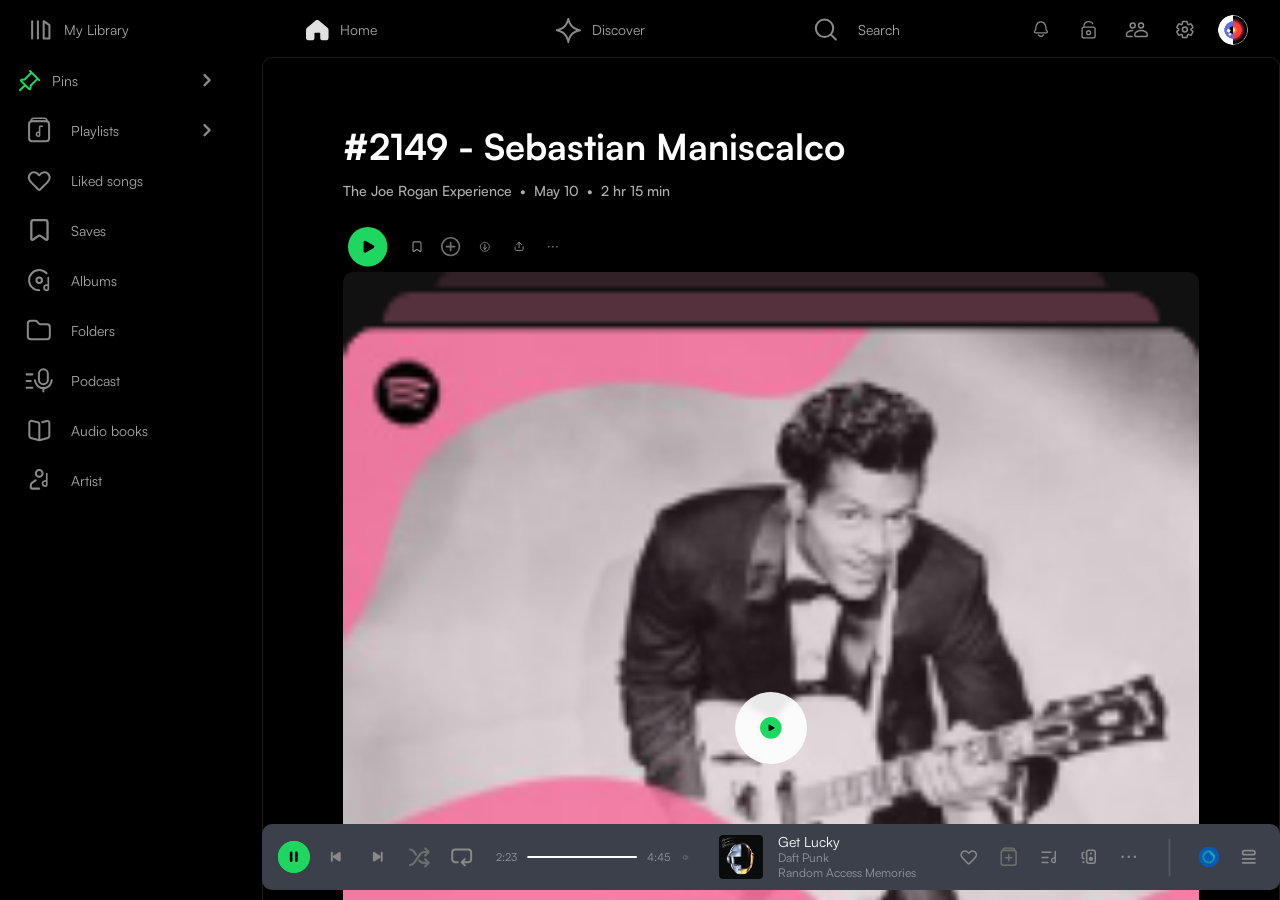
<file: pages/episode.html>
<!DOCTYPE html>
<html lang="en">
<head>
  <meta charset="UTF-8" />
  <meta name="viewport" content="width=device-width, initial-scale=1.0" />
  <title>Episode - Spotify Clone</title>
  <link rel="stylesheet" href="../css/style.css" />
</head>
<body>
  <div class="app">
    <aside class="sidebar">
      <nav class="sidebar__nav" aria-label="Sidebar navigation">
        <ul class="sidebar__list">
          <li class="sidebar__item sidebar__item--current"><a href="library.html" class="sidebar__link"><span class="sidebar__icon"><img src="../assets/icons/Library.svg" alt="Library"></span><span class="sidebar__text">My Library</span></a></li>
          <li class="sidebar__item sidebar__item--active"><a href="song.html" class="sidebar__link"><span class="sidebar__icon"><img src="../assets/icons/pin.svg" alt="Pin"></span><span class="sidebar__text">Pins</span>
                <span class="sidebar__arrow"><img src="../assets/icons/right.svg" alt="Right" /></span></a></li>
          <li class="sidebar__item sidebar__item--active"><a href="playlist.html" class="sidebar__link"><span class="sidebar__icon"><img src="../assets/icons/playlist.svg" alt="Playlist"></span><span class="sidebar__text">Playlists</span>
                <span class="sidebar__arrow"><img src="../assets/icons/right.svg" alt="Right" /></span></a></li>
          <li class="sidebar__item sidebar__item--active"><a href="likedsongs.html" class="sidebar__link"><span class="sidebar__icon"><img src="../assets/icons/like.svg" alt="Like"></span><span class="sidebar__text">Liked songs</span></a></li>
          <li class="sidebar__item sidebar__item--active"><a href="aboutartist.html" class="sidebar__link"><span class="sidebar__icon"><img src="../assets/icons/save.svg" alt="Save"></span><span class="sidebar__text">Saves</span></a></li>
          <li class="sidebar__item sidebar__item--active"><a href="gridalbums.html" class="sidebar__link"><span class="sidebar__icon"><img src="../assets/icons/album.svg" alt="Album"></span><span class="sidebar__text">Albums</span></a></li>
          <li class="sidebar__item sidebar__item--active"><a href="aboutartist.html" class="sidebar__link"><span class="sidebar__icon"><img src="../assets/icons/folder.svg" alt="Folder"></span><span class="sidebar__text">Folders</span></a></li>
          <li class="sidebar__item sidebar__item--active"><a href="podcast.html" class="sidebar__link"><span class="sidebar__icon"><img src="../assets/icons/podcast.svg" alt="Podcast"></span><span class="sidebar__text">Podcast</span></a></li>
          <li class="sidebar__item sidebar__item--active"><a href="aboutartist.html" class="sidebar__link"><span class="sidebar__icon"><img src="../assets/icons/audiobook.svg" alt="Audiobook"></span><span class="sidebar__text">Audio books</span></a></li>
          <li class="sidebar__item sidebar__item--active"><a href="aboutartist.html" class="sidebar__link"><span class="sidebar__icon"><img src="../assets/icons/artist.svg" alt="Artist"></span><span class="sidebar__text">Artist</span></a></li>
          </ul>
      </nav>
    </aside>
    <div class="content-area">
      <header class="top-header">
        <nav class="top-header__nav" aria-label="Main navigation">
          <ul class="top-header__list">
            <li class="top-header__item"><a href="../index.html" class="top-header__link home-icon"><span class="top-header__icon top-header__icon--active"><img src="../assets/icons/homecc.svg" alt="Home icon"></span><span>Home</span></a></li>
            <li class="top-header__item"><a href="discover.html" class="top-header__link discover-icon"><span class="top-header__icon top-header__icon--active"><img src="../assets/icons/Star 1.svg" alt="Discover icon"></span><span>Discover</span></a></li>
            <li class="top-header__item"><a href="search.html" class="top-header__link search-icon"><span class="top-header__icon top-header__icon--active"><img src="../assets/icons/search.svg" alt="Search icon"></span><span>Search</span></a></li>
          </ul>
        </nav>
        <div class="top-header__actions" aria-label="Quick actions">
          <button class="top-header__action" type="button" aria-label="Notifications"><span class="top-header__action-icon"><img src="../assets/icons/news.svg" alt="News"></span></button>
          <button class="top-header__action" type="button" aria-label="Inbox"><span class="top-header__action-icon"><img src="../assets/icons/private.svg" alt="Private"></span></button>
          <button class="top-header__action" type="button" aria-label="Users"><span class="top-header__action-icon"><img src="../assets/icons/friends.svg" alt="Friends"></span></button>
          <button class="top-header__action" type="button" aria-label="Settings"><span class="top-header__action-icon"><img src="../assets/icons/setting.svg" alt="Setting"></span></button>
          <button class="top-header__action top-header__action--avatar" type="button" aria-label="Profile"><span class="top-header__action-icon"><img src="../assets/icons/sprite.svg" alt="Sprite"></span></button>
        </div>
      </header>
      <main class="main-content main-content--page">
<section class="podcast-page-new episode-page-new">
  <div class="page-shell page-shell--split podcast-page-shell">
    <section class="podcast-main-card">
      <div class="episode-header"><div><h1 class="page-title">#2149 - Sebastian Maniscalco</h1><p class="page-meta">The Joe Rogan Experience &nbsp;•&nbsp; May 10 &nbsp;•&nbsp; 2 hr 15 min</p><div class="control-row"><button class="play-pill" aria-label="Play episode"><img src="../assets/icons/play.svg" alt="Play"></button><button class="icon-button" aria-label="Save"><img src="../assets/icons/save.svg" alt="Save"></button><button class="icon-button" aria-label="Add"><img src="../assets/icons/add.svg" alt="Add"></button><button class="icon-button" aria-label="Download"><img src="../assets/icons/download.svg" alt="Download"></button><button class="icon-button" aria-label="Share"><img src="../assets/icons/share.svg" alt="Share"></button><button class="icon-button" aria-label="More"><img src="../assets/icons/more.svg" alt="More"></button></div></div></div>
      <div class="episode-video"><img src="../assets/images/chuckberry.png" alt="Episode video placeholder"><button class="episode-video__play" aria-label="Play video"><img src="../assets/icons/play.svg" alt="Play"></button></div>
    </section>
    <aside class="podcast-side-card episode-side-card">
      <div class="podcast-side-card__cover"><img src="../assets/images/chuckberry.png" alt="Episode cover placeholder"></div>
      <h2>About Episode</h2>
      <p>Sebastian Maniscalco is a comedian, actor, and host of the podcast, “The Pete and Sebastian Show” alongside Pete Correale. Watch his latest TV series, “Bookie” on Max.</p>
      <p>www.sebastianlive.com</p>
    </aside>
  </div>
</section>
</main>

    </div>

<footer class="player-bar">
  <div class="player-bar__main">
    <div class="player-bar__playback">
      <div class="player-bar__controls">
        <button class="player-bar__control player-bar__control--play" type="button" aria-label="Pause">
          <span class="player-bar__control-icon"><img src="../assets/icons/stop.svg" alt="Stop"></span>
        </button>
        <button class="player-bar__control" type="button" aria-label="Previous"><span class="player-bar__control-icon"><img src="../assets/icons/prev.svg" alt="Prev"></span></button>
        <button class="player-bar__control" type="button" aria-label="Next"><span class="player-bar__control-icon"><img src="../assets/icons/next.svg" alt="Next"></span></button>
        <button class="player-bar__control" type="button" aria-label="Shuffle"><span class="player-bar__control-icon"><img src="../assets/icons/shuffle.svg" alt="Shuffle"></span></button>
        <button class="player-bar__control" type="button" aria-label="Repeat"><span class="player-bar__control-icon"><img src="../assets/icons/repeat.svg" alt="Repeat"></span></button>
      </div>
      <div class="player-bar__timeline player-bar__timline--mobile">
        <span class="player-bar__time">2:23</span>
        <div class="player-bar__progress"><div class="player-bar__progress-fill"></div></div>
                <span class="player-bar__time">4:45</span>
        <button class="player-bar__control" type="button" aria-label="Volume"><span class="player-bar__control-icon"><img src="../assets/icons/volume.svg" alt="Volume"></span></button>
      </div>
    </div>
    <div class="player-bar__track-block">
      <div class="player-bar__cover"><img src="../assets/images/playerbg.png" alt="Album cover"></div>
      <div class="player-bar__track">
        <p class="player-bar__track-title">Get Lucky</p>
        <p class="player-bar__track-artist">Daft Punk</p>
        <p class="player-bar__track-album">Random Access Memories</p>
      </div>
    </div>
        <div class="player-bar__actions player-bar__actions--mobile">
      <button class="player-bar__action" type="button" aria-label="Like"><span class="player-bar__action-icon"><img src="../assets/icons/like.svg" alt="Like"></span></button>
      <button class="player-bar__action player-bar__actions--mobile" type="button" aria-label="Add"><span class="player-bar__action-icon"><img src="../assets/icons/playlistpc.svg" alt="Playlistpc"></span></button>
      <button class="player-bar__action" type="button" aria-label="Queue"><span class="player-bar__action-icon"><img src="../assets/icons/lyrics.svg" alt="Lyrics"></span></button>
      <button class="player-bar__action" type="button" aria-label="Devices"><span class="player-bar__action-icon"><img src="../assets/icons/device.svg" alt="Device"></span></button>
      <button class="player-bar__action" type="button" aria-label="More"><span class="player-bar__action-icon"><img src="../assets/icons/more.svg" alt="More"></span></button>
      <button class="player-bar__action" type="button" aria-label="Mini player"><span class="player-bar__action-icon"><img src="../assets/icons/line.svg" alt="Line"></span></button>
      <button class="player-bar__action" type="button" aria-label="Mini player"><span class="player-bar__action-icon"><img src="../assets/icons/DJ.svg" alt="DJ"></span><span class="player-bar__action-icon--mobile"><img src="../assets/icons/playlistpc.svg" alt="Playlistpc"></span></button>
      <button class="player-bar__action" type="button" aria-label="Menu"><span class="player-bar__action-icon"><img src="../assets/icons/queue.svg" alt="Queue"></span><span class="player-bar__action-icon--mobile"><img src="../assets/icons/playjm.svg" alt="Playjm"></span></button>
    </div>
  </div>
</footer>
<nav class="mobile-nav" aria-label="Mobile navigation">
  <a href="../index.html" class="mobile-nav__item"><span class="mobile-nav__icon"><img src="../assets/icons/home.svg" alt="Home"></span><span class="mobile-nav__text">Home</span></a>
  <a href="search.html" class="mobile-nav__item"><span class="mobile-nav__icon"><img src="../assets/icons/search.svg" alt="Search"></span><span class="mobile-nav__text">Search</span></a>
  <a href="library.html" class="mobile-nav__item"><span class="mobile-nav__icon"><img src="../assets/icons/librarybg.svg" alt="Librarybg"></span><span class="mobile-nav__text">Library</span></a>
  <a href="artist.html" class="mobile-nav__item"><span class="mobile-nav__icon"><img src="../assets/icons/artist.svg" alt="Artist"></span><span class="mobile-nav__text">Artist</span></a>
</nav>
</div>
</body>
</html>
</file>
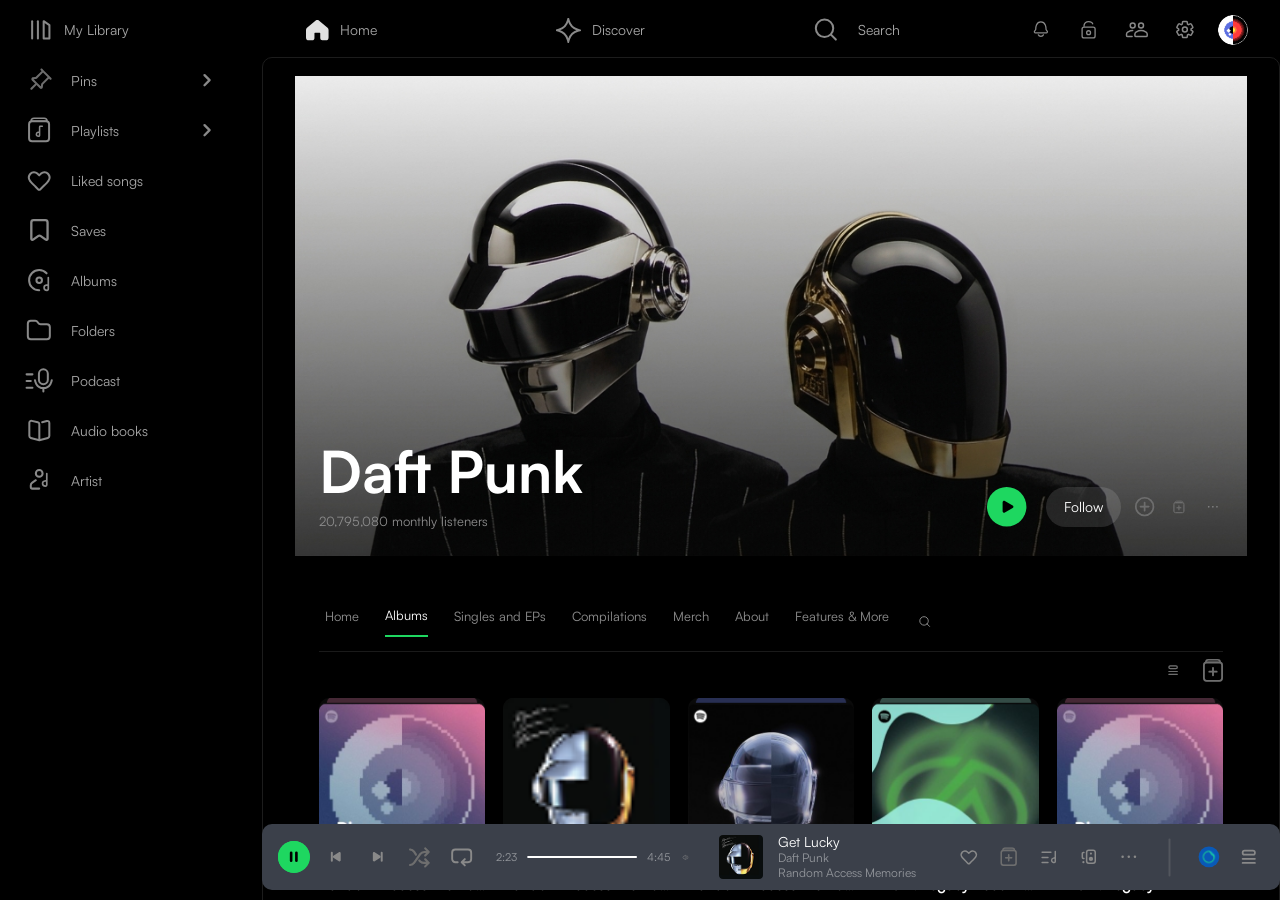
<file: pages/gridalbums.html>
<!DOCTYPE html>
<html lang="en">
<head>
  <meta charset="UTF-8" />
  <meta name="viewport" content="width=device-width, initial-scale=1.0" />
  <title>Grid Albums - Spotify Clone</title>
  <link rel="stylesheet" href="../css/style.css" />
</head>
<body>
  <div class="app">
    <aside class="sidebar">
      <nav class="sidebar__nav" aria-label="Sidebar navigation">
        <ul class="sidebar__list">
          <li class="sidebar__item sidebar__item--current"><a href="library.html" class="sidebar__link"><span class="sidebar__icon"><img src="../assets/icons/Library.svg" alt="Library"></span><span class="sidebar__text">My Library</span></a></li>
          <li class="sidebar__item sidebar__item--active"><a href="song.html" class="sidebar__link"><span class="sidebar__icon"><img src="../assets/icons/pinside.svg" alt="Pinside"></span><span class="sidebar__text">Pins</span>
                <span class="sidebar__arrow"><img src="../assets/icons/right.svg" alt="Right" /></span></a></li>
          <li class="sidebar__item sidebar__item--active"><a href="playlist.html" class="sidebar__link"><span class="sidebar__icon"><img src="../assets/icons/playlist.svg" alt="Playlist"></span><span class="sidebar__text">Playlists</span>
                <span class="sidebar__arrow"><img src="../assets/icons/right.svg" alt="Right" /></span></a></li>
          <li class="sidebar__item sidebar__item--active"><a href="likedsongs.html" class="sidebar__link"><span class="sidebar__icon"><img src="../assets/icons/like.svg" alt="Like"></span><span class="sidebar__text">Liked songs</span></a></li>
          <li class="sidebar__item sidebar__item--active"><a href="aboutartist.html" class="sidebar__link"><span class="sidebar__icon"><img src="../assets/icons/save.svg" alt="Save"></span><span class="sidebar__text">Saves</span></a></li>
          <li class="sidebar__item sidebar__item--active"><a href="gridalbums.html" class="sidebar__link"><span class="sidebar__icon"><img src="../assets/icons/album.svg" alt="Album"></span><span class="sidebar__text">Albums</span></a></li>
          <li class="sidebar__item sidebar__item--active"><a href="aboutartist.html" class="sidebar__link"><span class="sidebar__icon"><img src="../assets/icons/folder.svg" alt="Folder"></span><span class="sidebar__text">Folders</span></a></li>
          <li class="sidebar__item sidebar__item--active"><a href="podcast.html" class="sidebar__link"><span class="sidebar__icon"><img src="../assets/icons/podcast.svg" alt="Podcast"></span><span class="sidebar__text">Podcast</span></a></li>
          <li class="sidebar__item sidebar__item--active"><a href="aboutartist.html" class="sidebar__link"><span class="sidebar__icon"><img src="../assets/icons/audiobook.svg" alt="Audiobook"></span><span class="sidebar__text">Audio books</span></a></li>
          <li class="sidebar__item sidebar__item--active"><a href="aboutartist.html" class="sidebar__link"><span class="sidebar__icon"><img src="../assets/icons/artist.svg" alt="Artist"></span><span class="sidebar__text">Artist</span></a></li>
          </ul>
      </nav>
    </aside>
    <div class="content-area">
      <header class="top-header">
        <nav class="top-header__nav" aria-label="Main navigation">
          <ul class="top-header__list">
            <li class="top-header__item"><a href="../index.html" class="top-header__link home-icon"><span class="top-header__icon top-header__icon--active"><img src="../assets/icons/homecc.svg" alt="Home icon"></span><span>Home</span></a></li>
            <li class="top-header__item"><a href="discover.html" class="top-header__link discover-icon"><span class="top-header__icon top-header__icon--active"><img src="../assets/icons/Star 1.svg" alt="Discover icon"></span><span>Discover</span></a></li>
            <li class="top-header__item"><a href="search.html" class="top-header__link search-icon"><span class="top-header__icon top-header__icon--active"><img src="../assets/icons/search.svg" alt="Search icon"></span><span>Search</span></a></li>
          </ul>
        </nav>
        <div class="top-header__actions" aria-label="Quick actions">
          <button class="top-header__action" type="button" aria-label="Notifications"><span class="top-header__action-icon"><img src="../assets/icons/news.svg" alt="News"></span></button>
          <button class="top-header__action" type="button" aria-label="Inbox"><span class="top-header__action-icon"><img src="../assets/icons/private.svg" alt="Private"></span></button>
          <button class="top-header__action" type="button" aria-label="Users"><span class="top-header__action-icon"><img src="../assets/icons/friends.svg" alt="Friends"></span></button>
          <button class="top-header__action" type="button" aria-label="Settings"><span class="top-header__action-icon"><img src="../assets/icons/setting.svg" alt="Setting"></span></button>
          <button class="top-header__action top-header__action--avatar" type="button" aria-label="Profile"><span class="top-header__action-icon"><img src="../assets/icons/sprite.svg" alt="Sprite"></span></button>
        </div>
      </header>
      <main class="main-content main-content--page">
<section class="artist-page artist-page--albums">
  <header class="artist-banner">
    <div class="artist-banner__overlay">
      <div class="artist-banner__info"><h1 class="artist-banner__title">Daft Punk</h1><p class="artist-banner__meta">20,795,080 monthly listeners</p></div>
      <div class="artist-banner__actions"><button class="play-pill" aria-label="Play artist"><img src="../assets/icons/play.svg" alt="Play"></button><button class="follow-pill" type="button">Follow</button><button class="icon-button" aria-label="Add"><img src="../assets/icons/add.svg" alt="Add"></button><button class="icon-button" aria-label="Playlist"><img src="../assets/icons/addtoplaylist.svg" alt="Addtoplaylist"></button><button class="icon-button" aria-label="More"><img src="../assets/icons/more.svg" alt="More"></button></div>
    </div>
  </header>
  <div class="page-shell">
    <nav class="subnav-tabs subnav-tabs--artist"><a class="subnav-tabs__item" href="artist.html">Home</a><a class="subnav-tabs__item subnav-tabs__item--active" href="gridalbums.html">Albums</a><a class="subnav-tabs__item" href="#">Singles and EPs</a><a class="subnav-tabs__item" href="#">Compilations</a><a class="subnav-tabs__item" href="#">Merch</a><a class="subnav-tabs__item" href="aboutartist.html">About</a><a class="subnav-tabs__item" href="#">Features &amp; More</a><button class="icon-button" aria-label="Search artist"><img src="../assets/icons/search.svg" alt="Search"></button></nav>
    <div class="view-switch view-switch--right"><a class="icon-button" href="listalbum.html" aria-label="Open list albums"><img src="../assets/icons/List.svg" alt="List"></a><button class="icon-button icon-button--active" aria-label="Grid albums"><img src="../assets/icons/Group.svg" alt="Group"></button></div>
    <section class="album-grid-page">
      <article class="album-grid-card"><div class="album-grid-card__art"><img src="../assets/images/discover.png" alt="Album placeholder"></div><h3>Random Access Memories</h3><div class="album-grid-card__meta"><span>2023</span><span>22</span></div></article>
      <article class="album-grid-card"><div class="album-grid-card__art"><img src="../assets/images/playerbg.png" alt="Album placeholder"></div><h3>Random Access Memories (10th Anniversary Edition)</h3><div class="album-grid-card__meta"><span>2013</span><span>22</span></div></article>
      <article class="album-grid-card"><div class="album-grid-card__art"><img src="../assets/images/daftpunk.png" alt="Album placeholder"></div><h3>Random Access Memories</h3><div class="album-grid-card__meta"><span>2013</span><span>13</span></div></article>
      <article class="album-grid-card"><div class="album-grid-card__art"><img src="../assets/images/dailymix.png" alt="Album placeholder"></div><h3>TRON: Legacy Reconfigured</h3><div class="album-grid-card__meta"><span>2011</span><span>15</span></div></article>
      <article class="album-grid-card"><div class="album-grid-card__art"><img src="../assets/images/discover.png" alt="Album placeholder"></div><h3>TRON: Legacy</h3><div class="album-grid-card__meta"><span>2010</span><span>22</span></div></article>
      <article class="album-grid-card"><div class="album-grid-card__art"><img src="../assets/images/abba.png" alt="Album placeholder"></div><h3>Alive 2007</h3><div class="album-grid-card__meta"><span>2007</span><span>13</span></div></article>
      <article class="album-grid-card"><div class="album-grid-card__art"><img src="../assets/images/daftpunk.png" alt="Album placeholder"></div><h3>Human After All</h3><div class="album-grid-card__meta"><span>2006</span><span>15</span></div></article>
      <article class="album-grid-card"><div class="album-grid-card__art"><img src="../assets/images/daftpunk.png" alt="Album placeholder"></div><h3>Human After All</h3><div class="album-grid-card__meta"><span>2005</span><span>10</span></div></article>
    </section>
  </div>
</section>
</main>

    </div>

<footer class="player-bar">
  <div class="player-bar__main">
    <div class="player-bar__playback">
      <div class="player-bar__controls">
        <button class="player-bar__control player-bar__control--play" type="button" aria-label="Pause">
          <span class="player-bar__control-icon"><img src="../assets/icons/stop.svg" alt="Stop"></span>
        </button>
        <button class="player-bar__control" type="button" aria-label="Previous"><span class="player-bar__control-icon"><img src="../assets/icons/prev.svg" alt="Prev"></span></button>
        <button class="player-bar__control" type="button" aria-label="Next"><span class="player-bar__control-icon"><img src="../assets/icons/next.svg" alt="Next"></span></button>
        <button class="player-bar__control" type="button" aria-label="Shuffle"><span class="player-bar__control-icon"><img src="../assets/icons/shuffle.svg" alt="Shuffle"></span></button>
        <button class="player-bar__control" type="button" aria-label="Repeat"><span class="player-bar__control-icon"><img src="../assets/icons/repeat.svg" alt="Repeat"></span></button>
      </div>
      <div class="player-bar__timeline player-bar__timline--mobile">
        <span class="player-bar__time">2:23</span>
        <div class="player-bar__progress"><div class="player-bar__progress-fill"></div></div>
                <span class="player-bar__time">4:45</span>
        <button class="player-bar__control" type="button" aria-label="Volume"><span class="player-bar__control-icon"><img src="../assets/icons/volume.svg" alt="Volume"></span></button>
      </div>
    </div>
    <div class="player-bar__track-block">
      <div class="player-bar__cover"><img src="../assets/images/playerbg.png" alt="Album cover"></div>
      <div class="player-bar__track">
        <p class="player-bar__track-title">Get Lucky</p>
        <p class="player-bar__track-artist">Daft Punk</p>
        <p class="player-bar__track-album">Random Access Memories</p>
      </div>
    </div>
        <div class="player-bar__actions player-bar__actions--mobile">
      <button class="player-bar__action" type="button" aria-label="Like"><span class="player-bar__action-icon"><img src="../assets/icons/like.svg" alt="Like"></span></button>
      <button class="player-bar__action player-bar__actions--mobile" type="button" aria-label="Add"><span class="player-bar__action-icon"><img src="../assets/icons/playlistpc.svg" alt="Playlistpc"></span></button>
      <button class="player-bar__action" type="button" aria-label="Queue"><span class="player-bar__action-icon"><img src="../assets/icons/lyrics.svg" alt="Lyrics"></span></button>
      <button class="player-bar__action" type="button" aria-label="Devices"><span class="player-bar__action-icon"><img src="../assets/icons/device.svg" alt="Device"></span></button>
      <button class="player-bar__action" type="button" aria-label="More"><span class="player-bar__action-icon"><img src="../assets/icons/more.svg" alt="More"></span></button>
      <button class="player-bar__action" type="button" aria-label="Mini player"><span class="player-bar__action-icon"><img src="../assets/icons/line.svg" alt="Line"></span></button>
      <button class="player-bar__action" type="button" aria-label="Mini player"><span class="player-bar__action-icon"><img src="../assets/icons/DJ.svg" alt="DJ"></span><span class="player-bar__action-icon--mobile"><img src="../assets/icons/playlistpc.svg" alt="Playlistpc"></span></button>
      <button class="player-bar__action" type="button" aria-label="Menu"><span class="player-bar__action-icon"><img src="../assets/icons/queue.svg" alt="Queue"></span><span class="player-bar__action-icon--mobile"><img src="../assets/icons/playjm.svg" alt="Playjm"></span></button>
    </div>
  </div>
</footer>
<nav class="mobile-nav" aria-label="Mobile navigation">
  <a href="../index.html" class="mobile-nav__item"><span class="mobile-nav__icon"><img src="../assets/icons/home.svg" alt="Home"></span><span class="mobile-nav__text">Home</span></a>
  <a href="search.html" class="mobile-nav__item"><span class="mobile-nav__icon"><img src="../assets/icons/search.svg" alt="Search"></span><span class="mobile-nav__text">Search</span></a>
  <a href="library.html" class="mobile-nav__item"><span class="mobile-nav__icon"><img src="../assets/icons/librarybg.svg" alt="Librarybg"></span><span class="mobile-nav__text">Library</span></a>
  <a href="artist.html" class="mobile-nav__item"><span class="mobile-nav__icon"><img src="../assets/icons/artist.svg" alt="Artist"></span><span class="mobile-nav__text">Artist</span></a>
</nav>
</div>
</body>
</html>
</file>
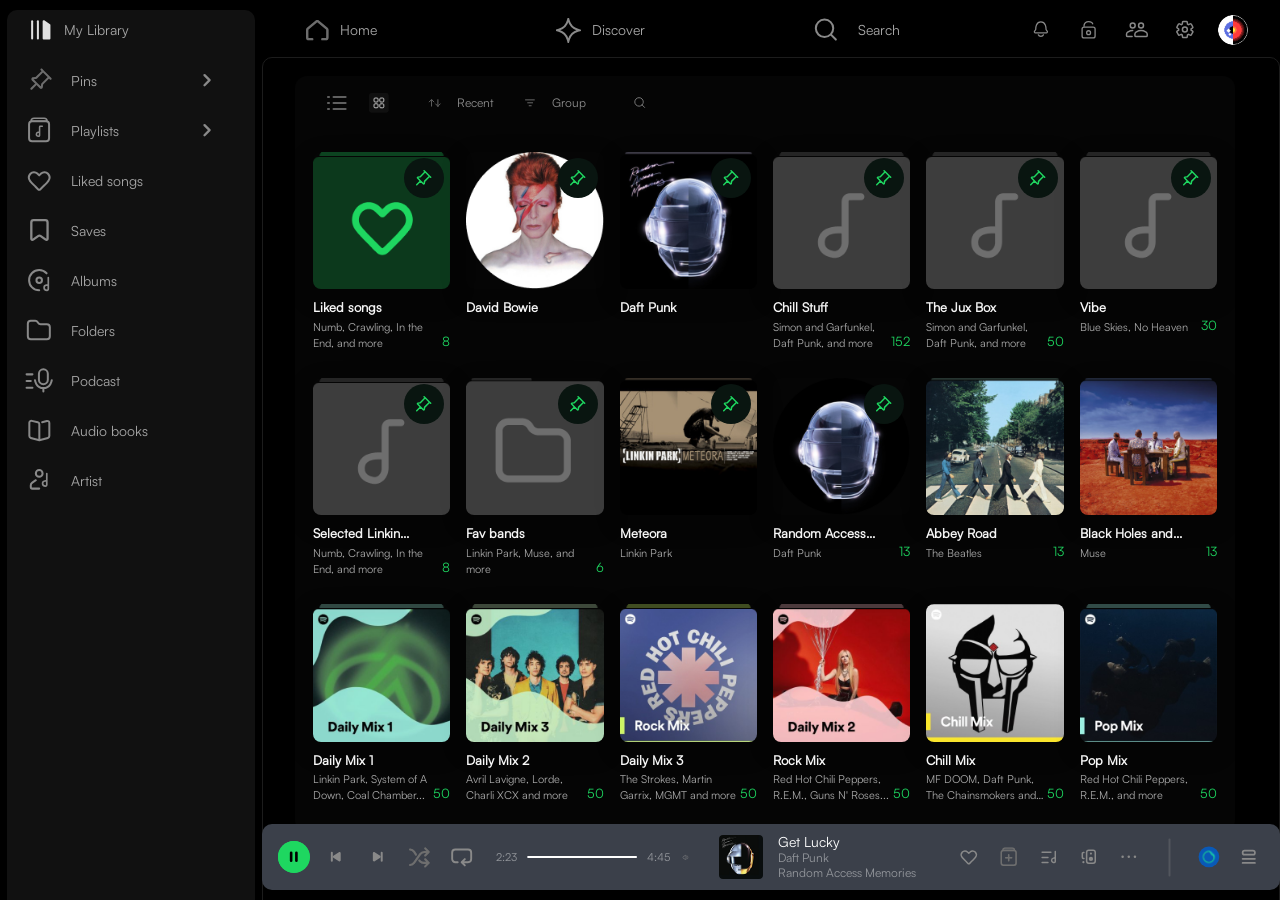
<file: pages/library.html>
<!DOCTYPE html>
<html lang="en">
<head>
  <meta charset="UTF-8" />
  <meta name="viewport" content="width=device-width, initial-scale=1.0" />
  <title>Library - Spotify Clone</title>
  <link rel="stylesheet" href="../css/style.css" />
</head>
<body>
  <div class="app">
    <aside class="sidebar sidebar__active" >
      <nav class="sidebar__nav" aria-label="Sidebar navigation">
        <ul class="sidebar__list">
          <li class="sidebar__item sidebar__item--current"><a href="library.html" class="sidebar__link"><span class="sidebar__icon"><img src="../assets/icons/lbr.svg" alt="Lbr"></span><span class="sidebar__text">My Library</span></a></li>
          <li class="sidebar__item sidebar__item--active"><a href="song.html" class="sidebar__link"><span class="sidebar__icon"><img src="../assets/icons/pinside.svg" alt="Pinside"></span><span class="sidebar__text">Pins</span>
                <span class="sidebar__arrow"><img src="../assets/icons/right.svg" alt="Right" /></span></a></li>
          <li class="sidebar__item sidebar__item--active"><a href="playlist.html" class="sidebar__link"><span class="sidebar__icon"><img src="../assets/icons/playlist.svg" alt="Playlist"></span><span class="sidebar__text">Playlists</span>
                <span class="sidebar__arrow"><img src="../assets/icons/right.svg" alt="Right" /></span></a></li>
          <li class="sidebar__item sidebar__item--active"><a href="likedsongs.html" class="sidebar__link"><span class="sidebar__icon"><img src="../assets/icons/like.svg" alt="Like"></span><span class="sidebar__text">Liked songs</span></a></li>
          <li class="sidebar__item sidebar__item--active"><a href="aboutartist.html" class="sidebar__link"><span class="sidebar__icon"><img src="../assets/icons/save.svg" alt="Save"></span><span class="sidebar__text">Saves</span></a></li>
          <li class="sidebar__item sidebar__item--active"><a href="gridalbums.html" class="sidebar__link"><span class="sidebar__icon"><img src="../assets/icons/album.svg" alt="Album"></span><span class="sidebar__text">Albums</span></a></li>
          <li class="sidebar__item sidebar__item--active"><a href="aboutartist.html" class="sidebar__link"><span class="sidebar__icon"><img src="../assets/icons/folder.svg" alt="Folder"></span><span class="sidebar__text">Folders</span></a></li>
          <li class="sidebar__item sidebar__item--active"><a href="podcast.html" class="sidebar__link"><span class="sidebar__icon"><img src="../assets/icons/podcast.svg" alt="Podcast"></span><span class="sidebar__text">Podcast</span></a></li>
          <li class="sidebar__item sidebar__item--active"><a href="aboutartist.html" class="sidebar__link"><span class="sidebar__icon"><img src="../assets/icons/audiobook.svg" alt="Audiobook"></span><span class="sidebar__text">Audio books</span></a></li>
          <li class="sidebar__item sidebar__item--active"><a href="aboutartist.html" class="sidebar__link"><span class="sidebar__icon"><img src="../assets/icons/artist.svg" alt="Artist"></span><span class="sidebar__text">Artist</span></a></li>
          </ul>
      </nav>
    </aside>
    <div class="content-area">
      <header class="top-header">
        <nav class="top-header__nav" aria-label="Main navigation">
          <ul class="top-header__list">
            <li class="top-header__item"><a href="../index.html" class="top-header__link home-icon"><span class="top-header__icon top-header__icon--active"><img src="../assets/icons/hm.svg" alt="Home icon"></span><span>Home</span></a></li>
            <li class="top-header__item"><a href="discover.html" class="top-header__link discover-icon"><span class="top-header__icon top-header__icon--active"><img src="../assets/icons/Star 1.svg" alt="Discover icon"></span><span>Discover</span></a></li>
            <li class="top-header__item"><a href="search.html" class="top-header__link search-icon"><span class="top-header__icon top-header__icon--active"><img src="../assets/icons/search.svg" alt="Search icon"></span><span>Search</span></a></li>
          </ul>
        </nav>
        <div class="top-header__actions" aria-label="Quick actions">
          <button class="top-header__action" type="button" aria-label="Notifications"><span class="top-header__action-icon"><img src="../assets/icons/news.svg" alt="News"></span></button>
          <button class="top-header__action" type="button" aria-label="Inbox"><span class="top-header__action-icon"><img src="../assets/icons/private.svg" alt="Private"></span></button>
          <button class="top-header__action" type="button" aria-label="Users"><span class="top-header__action-icon"><img src="../assets/icons/friends.svg" alt="Friends"></span></button>
          <button class="top-header__action" type="button" aria-label="Settings"><span class="top-header__action-icon"><img src="../assets/icons/setting.svg" alt="Setting"></span></button>
          <button class="top-header__action top-header__action--avatar" type="button" aria-label="Profile"><span class="top-header__action-icon"><img src="../assets/icons/sprite.svg" alt="Sprite"></span></button>
        </div>
      </header>
      <main class="main-content main-content--page">
  <section class="library-grid-page">
    <div class="page-shell page-shell--library-grid">
      <header class="library-grid-toolbar" aria-label="Library controls">
        <div class="library-grid-toolbar__group">
          <div class="library-grid-toolbar__views">
            <button class="icon-button library-grid-toolbar__icon-button" type="button" aria-label="List view"><img src="../assets/icons/lista.svg" alt="Lista"></button>
            <button class="icon-button library-grid-toolbar__icon-button library-grid-toolbar__icon-button--active" type="button" aria-label="Grid view"><img src="../assets/icons/grid.svg" alt="Grid"></button>
          </div>
          <div class="library-grid-toolbar__controls">
            <button class="icon-button library-grid-toolbar__icon-button" type="button" aria-label="Sort by recent"><img src="../assets/icons/updwon.svg" alt="Updwon"></button>
            <button class="library-grid-toolbar__chip" type="button">Recent</button>
            <button class="icon-button library-grid-toolbar__icon-button" type="button" aria-label="Group"><img src="../assets/icons/grupa.svg" alt="Grupa"></button>
            <button class="library-grid-toolbar__chip" type="button">Group</button>
            <button class="icon-button library-grid-toolbar__icon-button library-grid-toolbar__icon-button--search" type="button" aria-label="Search"><img src="../assets/icons/search.svg" alt="Search"></button>
          </div>
        </div>
      </header>

      <section class="library-grid-cards" aria-label="Library collection">
        <a class="music-card music-card--liked music-card--library" href="likedsongs.html">
          <div class="music-card__media library-tile library-tile--liked">
            <span class="library-tile__pin"><img src="../assets/icons/pin.svg" alt="Pin"></span>
            <div class="music-card__image"><img src="../assets/images/heart.png" alt="Heart"></div>
          </div>
          <h3 class="music-card__title">Liked songs</h3>
          <p class="music-card__subtitle">Numb, Crawling, In the End, and more</p>
          <span class="library-tile__meta">8</span>
        </a>

        <a class="music-card music-card--bowie music-card--library" href="artist.html">
          <div class="music-card__media library-tile library-tile--artist">
            <span class="library-tile__pin"><img src="../assets/icons/pin.svg" alt="Pin"></span>
            <div class="music-card__image"><img src="../assets/images/bowie.png" alt="David Bowie"></div>
          </div>
          <h3 class="music-card__title">David Bowie</h3>
        </a>

        <a class="music-card music-card--library" href="artist.html">
          <div class="music-card__media library-tile library-tile--artist">
            <span class="library-tile__pin"><img src="../assets/icons/pin.svg" alt="Pin"></span>
            <div class="music-card__image"><img src="../assets/images/pank1.png" alt="Daft Punk"></div>
          </div>
          <h3 class="music-card__title">Daft Punk</h3>
        </a>

        <article class="music-card music-card--library">
          <div class="music-card__media library-tile music-card__media--stacked">
            <span class="library-tile__pin"><img src="../assets/icons/pin.svg" alt="Pin"></span>
            <div class="music-card__image"><img src="../assets/images/smith.png" alt="Daft Punk"></div>
          </div>
          <h3 class="music-card__title">Chill Stuff</h3>
          <p class="music-card__subtitle">Simon and Garfunkel, Daft Punk, and more</p>
          <span class="library-tile__meta">152</span>
        </article>

        <article class="music-card music-card--library">
          <div class="music-card__media library-tile music-card__media--stacked">
            <span class="library-tile__pin"><img src="../assets/icons/pin.svg" alt="Pin"></span>
            <div class="music-card__image"><img src="../assets/images/shery.png" alt="Daft Punk"></div>
          </div>
          <h3 class="music-card__title">The Jux Box</h3>
          <p class="music-card__subtitle">Simon and Garfunkel, Daft Punk, and more</p>
          <span class="library-tile__meta">50</span>
        </article>

        <article class="music-card music-card--library">
          <div class="music-card__media library-tile music-card__media--stacked">
            <span class="library-tile__pin"><img src="../assets/icons/pin.svg" alt="Pin"></span>
            <div class="music-card__image"><img src="../assets/images/jazz.png" alt="Daft Punk"></div>
          </div>
          <h3 class="music-card__title">Vibe</h3>
          <p class="music-card__subtitle">Blue Skies, No Heaven</p>
          <span class="library-tile__meta">30</span>
        </article>

        <article class="music-card music-card--library">
          <div class="music-card__media library-tile music-card__media--stacked">
            <span class="library-tile__pin"><img src="../assets/icons/pin.svg" alt="Pin"></span>
          <div class="music-card__image"><img src="../assets/images/bluestick.png" alt="Daft Punk"></div>
          </div>
          <h3 class="music-card__title">Selected Linkin...</h3>
          <p class="music-card__subtitle">Numb, Crawling, In the End, and more</p>
          <span class="library-tile__meta">8</span>
        </article>

        <article class="music-card music-card--library">
          <div class="music-card__media library-tile music-card__media--stacked library-tile--folder">
            <span class="library-tile__pin"><img src="../assets/icons/pin.svg" alt="Pin"></span>
            <div class="music-card__image"><img src="../assets/images/linkin.png" alt="Daft Punk"></div>
          </div>
          <h3 class="music-card__title">Fav bands</h3>
          <p class="music-card__subtitle">Linkin Park, Muse, and more</p>
          <span class="library-tile__meta">6</span>
        </article>

        <a class="music-card music-card--library" href="gridalbums.html">
          <div class="music-card__media library-tile music-card__media--stacked music-card--rock">
            <span class="library-tile__pin"><img src="../assets/icons/pin.svg" alt="Pin"></span>
           <div class="music-card__image"><img src="../assets/images/meteora.png" alt="Daft Punk"></div>
          </div>
          <h3 class="music-card__title">Meteora</h3>
          <p class="music-card__subtitle">Linkin Park</p>
        </a>

        <a class="music-card music-card--library" href="album.html">
          <div class="music-card__media library-tile music-card__media--stacked">
            <span class="library-tile__pin"><img src="../assets/icons/pin.svg" alt="Pin"></span>
            <div class="music-card__image"><img src="../assets/images/pank2.png" alt="Daft Punk"></div>
          </div>
          <h3 class="music-card__title">Random Access...</h3>
          <p class="music-card__subtitle">Daft Punk</p>
          <span class="library-tile__meta">13</span>
        </a>

        <article class="music-card music-card--library">
          <div class="music-card__media library-tile music-card__media--stacked music-card--sixties">
          <div class="music-card__image"><img src="../assets/images/beatles.png" alt="Beatles"></div>
          </div>
          <h3 class="music-card__title">Abbey Road</h3>
          <p class="music-card__subtitle">The Beatles</p>
          <span class="library-tile__meta">13</span>
        </article>

        <article class="music-card music-card--library">
          <div class="music-card__media library-tile music-card__media--stacked">
         <div class="music-card__image"><img src="../assets/images/muse.png" alt="Daft Punk"></div>
          </div>
          <h3 class="music-card__title">Black Holes and...</h3>
          <p class="music-card__subtitle">Muse</p>
          <span class="library-tile__meta">13</span>
        </article>

        <article class="music-card music-card--mix-1 music-card--library">
          <div class="music-card__media library-tile music-card__media--stacked">
            <div class="music-card__image"><img src="../assets/images/dailymix.png" alt="Daily Mix 1"></div>
          </div>
          <h3 class="music-card__title">Daily Mix 1</h3>
          <p class="music-card__subtitle">Linkin Park, System of A Down, Coal Chamber...</p>
          <span class="library-tile__meta">50</span>
        </article>

        <article class="music-card music-card--mix-2 music-card--library">
          <div class="music-card__media library-tile music-card__media--stacked">
            <div class="music-card__image"><img src="../assets/images/martin garrix.png" alt="Daily Mix 2"></div>
          </div>
          <h3 class="music-card__title">Daily Mix 2</h3>
          <p class="music-card__subtitle">Avril Lavigne, Lorde, Charli XCX and more</p>
          <span class="library-tile__meta">50</span>
        </article>

        <article class="music-card music-card--mix-3 music-card--library">
          <div class="music-card__media library-tile music-card__media--stacked">
            <div class="music-card__image"><img src="../assets/images/redhotchilipepers.png" alt="Daily Mix 3"></div>
          </div>
          <h3 class="music-card__title">Daily Mix 3</h3>
          <p class="music-card__subtitle">The Strokes, Martin Garrix, MGMT and more</p>
          <span class="library-tile__meta">50</span>
        </article>

        <article class="music-card music-card--mix-4 music-card--library">
          <div class="music-card__media library-tile music-card__media--stacked">
            <div class="music-card__image"><img src="../assets/images/dailymix2.png" alt="Rock Mix"></div>
          </div>
          <h3 class="music-card__title">Rock Mix</h3>
          <p class="music-card__subtitle">Red Hot Chili Peppers, R.E.M., Guns N' Roses...</p>
          <span class="library-tile__meta">50</span>
        </article>

        <article class="music-card music-card--doom music-card--library">
          <div class="music-card__media library-tile music-card__media--stacked">
            <div class="music-card__image"><img src="../assets/images/mfdoom.png" alt="Chill Mix"></div>
          </div>
          <h3 class="music-card__title">Chill Mix</h3>
          <p class="music-card__subtitle">MF DOOM, Daft Punk, The Chainsmokers and more</p>
          <span class="library-tile__meta">50</span>
        </article>

        <article class="music-card music-card--pop music-card--library">
          <div class="music-card__media library-tile music-card__media--stacked">
            <div class="music-card__image"><img src="../assets/images/gunsnroses.png" alt="Pop Mix"></div>
          </div>
          <h3 class="music-card__title">Pop Mix</h3>
          <p class="music-card__subtitle">Red Hot Chili Peppers, R.E.M., and more</p>
          <span class="library-tile__meta">50</span>
        </article>
      </section>
    </div>
  </section>
</main>

    </div>

<footer class="player-bar">
  <div class="player-bar__main">
    <div class="player-bar__playback">
      <div class="player-bar__controls">
        <button class="player-bar__control player-bar__control--play" type="button" aria-label="Pause">
          <span class="player-bar__control-icon"><img src="../assets/icons/stop.svg" alt="Stop"></span>
        </button>
        <button class="player-bar__control" type="button" aria-label="Previous"><span class="player-bar__control-icon"><img src="../assets/icons/prev.svg" alt="Prev"></span></button>
        <button class="player-bar__control" type="button" aria-label="Next"><span class="player-bar__control-icon"><img src="../assets/icons/next.svg" alt="Next"></span></button>
        <button class="player-bar__control" type="button" aria-label="Shuffle"><span class="player-bar__control-icon"><img src="../assets/icons/shuffle.svg" alt="Shuffle"></span></button>
        <button class="player-bar__control" type="button" aria-label="Repeat"><span class="player-bar__control-icon"><img src="../assets/icons/repeat.svg" alt="Repeat"></span></button>
      </div>
      <div class="player-bar__timeline player-bar__timline--mobile">
        <span class="player-bar__time">2:23</span>
        <div class="player-bar__progress"><div class="player-bar__progress-fill"></div></div>
                <span class="player-bar__time">4:45</span>
        <button class="player-bar__control" type="button" aria-label="Volume"><span class="player-bar__control-icon"><img src="../assets/icons/volume.svg" alt="Volume"></span></button>
      </div>
    </div>
    <div class="player-bar__track-block">
      <div class="player-bar__cover"><img src="../assets/images/playerbg.png" alt="Album cover"></div>
      <div class="player-bar__track">
        <p class="player-bar__track-title">Get Lucky</p>
        <p class="player-bar__track-artist">Daft Punk</p>
        <p class="player-bar__track-album">Random Access Memories</p>
      </div>
    </div>
        <div class="player-bar__actions player-bar__actions--mobile">
      <button class="player-bar__action" type="button" aria-label="Like"><span class="player-bar__action-icon"><img src="../assets/icons/like.svg" alt="Like"></span></button>
      <button class="player-bar__action player-bar__actions--mobile" type="button" aria-label="Add"><span class="player-bar__action-icon"><img src="../assets/icons/playlistpc.svg" alt="Playlistpc"></span></button>
      <button class="player-bar__action" type="button" aria-label="Queue"><span class="player-bar__action-icon"><img src="../assets/icons/lyrics.svg" alt="Lyrics"></span></button>
      <button class="player-bar__action" type="button" aria-label="Devices"><span class="player-bar__action-icon"><img src="../assets/icons/device.svg" alt="Device"></span></button>
      <button class="player-bar__action" type="button" aria-label="More"><span class="player-bar__action-icon"><img src="../assets/icons/more.svg" alt="More"></span></button>
      <button class="player-bar__action" type="button" aria-label="Mini player"><span class="player-bar__action-icon"><img src="../assets/icons/line.svg" alt="Line"></span></button>
      <button class="player-bar__action" type="button" aria-label="Mini player"><span class="player-bar__action-icon"><img src="../assets/icons/DJ.svg" alt="DJ"></span><span class="player-bar__action-icon--mobile"><img src="../assets/icons/playlistpc.svg" alt="Playlistpc"></span></button>
      <button class="player-bar__action" type="button" aria-label="Menu"><span class="player-bar__action-icon"><img src="../assets/icons/queue.svg" alt="Queue"></span><span class="player-bar__action-icon--mobile"><img src="../assets/icons/playjm.svg" alt="Playjm"></span></button>
    </div>
  </div>
</footer>
<nav class="mobile-nav" aria-label="Mobile navigation">
  <a href="../index.html" class="mobile-nav__item"><span class="mobile-nav__icon"><img src="../assets/icons/home.svg" alt="Home"></span><span class="mobile-nav__text">Home</span></a>
  <a href="search.html" class="mobile-nav__item"><span class="mobile-nav__icon"><img src="../assets/icons/search.svg" alt="Search"></span><span class="mobile-nav__text">Search</span></a>
  <a href="library.html" class="mobile-nav__item"><span class="mobile-nav__icon"><img src="../assets/icons/librarybg.svg" alt="Librarybg"></span><span class="mobile-nav__text">Library</span></a>
  <a href="artist.html" class="mobile-nav__item"><span class="mobile-nav__icon"><img src="../assets/icons/artist.svg" alt="Artist"></span><span class="mobile-nav__text">Artist</span></a>
</nav>
</div>
</body>
</html>
</file>
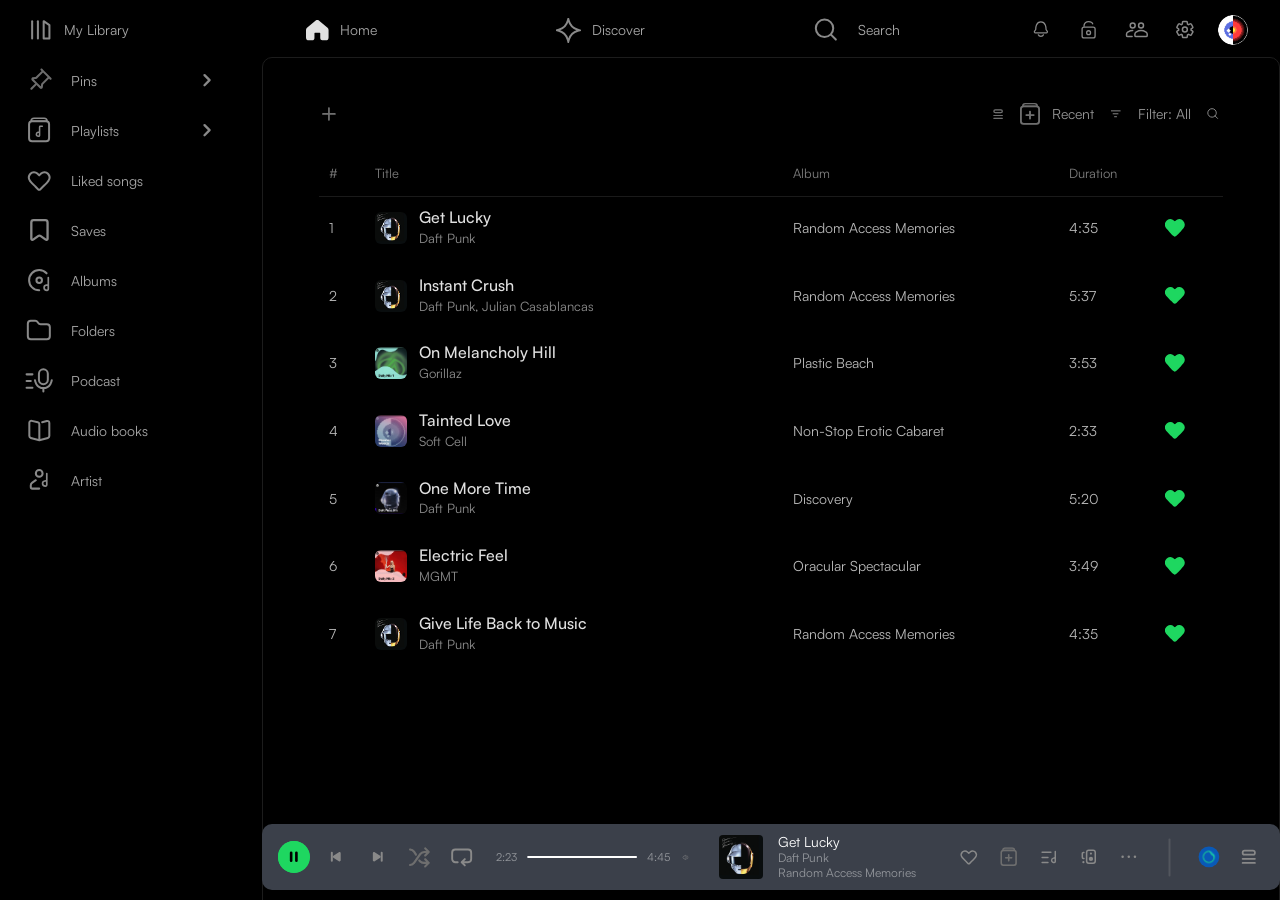
<file: pages/likedsongs.html>
<!DOCTYPE html>
<html lang="en">
<head>
  <meta charset="UTF-8" />
  <meta name="viewport" content="width=device-width, initial-scale=1.0" />
  <title>Liked Songs - Spotify Clone</title>
  <link rel="stylesheet" href="../css/style.css" />
</head>
<body>
  <div class="app">
    <aside class="sidebar">
      <nav class="sidebar__nav" aria-label="Sidebar navigation">
        <ul class="sidebar__list">
          <li class="sidebar__item sidebar__item--current"><a href="library.html" class="sidebar__link"><span class="sidebar__icon"><img src="../assets/icons/Library.svg" alt="Library"></span><span class="sidebar__text">My Library</span></a></li>
          <li class="sidebar__item sidebar__item--active"><a href="song.html" class="sidebar__link"><span class="sidebar__icon"><img src="../assets/icons/pinside.svg" alt="Pinside"></span><span class="sidebar__text">Pins</span>
                <span class="sidebar__arrow"><img src="../assets/icons/right.svg" alt="Right" /></span></a></li>
          <li class="sidebar__item sidebar__item--active"><a href="playlist.html" class="sidebar__link"><span class="sidebar__icon"><img src="../assets/icons/playlist.svg" alt="Playlist"></span><span class="sidebar__text">Playlists</span>
                <span class="sidebar__arrow"><img src="../assets/icons/right.svg" alt="Right" /></span></a></li>
          <li class="sidebar__item sidebar__item--active"><a href="likedsongs.html" class="sidebar__link"><span class="sidebar__icon"><img src="../assets/icons/like.svg" alt="Like"></span><span class="sidebar__text">Liked songs</span></a></li>
          <li class="sidebar__item sidebar__item--active"><a href="aboutartist.html" class="sidebar__link"><span class="sidebar__icon"><img src="../assets/icons/save.svg" alt="Save"></span><span class="sidebar__text">Saves</span></a></li>
          <li class="sidebar__item sidebar__item--active"><a href="gridalbums.html" class="sidebar__link"><span class="sidebar__icon"><img src="../assets/icons/album.svg" alt="Album"></span><span class="sidebar__text">Albums</span></a></li>
          <li class="sidebar__item sidebar__item--active"><a href="aboutartist.html" class="sidebar__link"><span class="sidebar__icon"><img src="../assets/icons/folder.svg" alt="Folder"></span><span class="sidebar__text">Folders</span></a></li>
          <li class="sidebar__item sidebar__item--active"><a href="podcast.html" class="sidebar__link"><span class="sidebar__icon"><img src="../assets/icons/podcast.svg" alt="Podcast"></span><span class="sidebar__text">Podcast</span></a></li>
          <li class="sidebar__item sidebar__item--active"><a href="aboutartist.html" class="sidebar__link"><span class="sidebar__icon"><img src="../assets/icons/audiobook.svg" alt="Audiobook"></span><span class="sidebar__text">Audio books</span></a></li>
          <li class="sidebar__item sidebar__item--active"><a href="aboutartist.html" class="sidebar__link"><span class="sidebar__icon"><img src="../assets/icons/artist.svg" alt="Artist"></span><span class="sidebar__text">Artist</span></a></li>
          </ul>
      </nav>
    </aside>
    <div class="content-area">
      <header class="top-header">
        <nav class="top-header__nav" aria-label="Main navigation">
          <ul class="top-header__list">
            <li class="top-header__item"><a href="../index.html" class="top-header__link home-icon"><span class="top-header__icon top-header__icon--active"><img src="../assets/icons/homecc.svg" alt="Home icon"></span><span>Home</span></a></li>
            <li class="top-header__item"><a href="discover.html" class="top-header__link discover-icon"><span class="top-header__icon top-header__icon--active"><img src="../assets/icons/Star 1.svg" alt="Discover icon"></span><span>Discover</span></a></li>
            <li class="top-header__item"><a href="search.html" class="top-header__link search-icon"><span class="top-header__icon top-header__icon--active"><img src="../assets/icons/search.svg" alt="Search icon"></span><span>Search</span></a></li>
          </ul>
        </nav>
        <div class="top-header__actions" aria-label="Quick actions">
          <button class="top-header__action" type="button" aria-label="Notifications"><span class="top-header__action-icon"><img src="../assets/icons/news.svg" alt="News"></span></button>
          <button class="top-header__action" type="button" aria-label="Inbox"><span class="top-header__action-icon"><img src="../assets/icons/private.svg" alt="Private"></span></button>
          <button class="top-header__action" type="button" aria-label="Users"><span class="top-header__action-icon"><img src="../assets/icons/friends.svg" alt="Friends"></span></button>
          <button class="top-header__action" type="button" aria-label="Settings"><span class="top-header__action-icon"><img src="../assets/icons/setting.svg" alt="Setting"></span></button>
          <button class="top-header__action top-header__action--avatar" type="button" aria-label="Profile"><span class="top-header__action-icon"><img src="../assets/icons/sprite.svg" alt="Sprite"></span></button>
        </div>
      </header>
      <main class="main-content ">
<section class="library-page">
  <div class="page-shell">
    <header class="library-toolbar">
      <button class="icon-button" aria-label="Add item"><img src="../assets/icons/plus.svg" alt="Plus"></button>
      <div class="library-toolbar__actions">
        <button class="icon-button icon-button--active" aria-label="List view"><img src="../assets/icons/List.svg" alt="List"></button>
        <button class="icon-button" aria-label="Grid view"><img src="../assets/icons/Group.svg" alt="Group"></button>
        <span class="library-toolbar__label">Recent</span>
        <button class="icon-button" aria-label="Filter"><img src="../assets/icons/filter.svg" alt="Filter"></button>
        <span class="library-toolbar__label">Filter: All</span>
        <button class="icon-button" aria-label="Search"><img src="../assets/icons/search.svg" alt="Search"></button>
      </div>
    </header>
    <section class="table-card liked-songs-card">
      <header class="media-table media-table--head">
        <span>#</span><span>Title</span><span>Album</span><span>Duration</span><span></span>
      </header>
      <div class="media-table__body">
        <article class="media-table__row"><span class="media-table__index">1</span><div class="media-table__title-group"><img class="media-table__thumb" src="../assets/images/playerbg.png" alt="Liked song placeholder"><div><h3>Get Lucky</h3><p>Daft Punk</p></div></div><span class="media-table__album">Random Access Memories</span><span class="media-table__duration">4:35</span><button class="icon-button icon-button--green" aria-label="Liked"><img src="../assets/icons/like2.svg" alt="Like2"></button></article>
        <article class="media-table__row"><span class="media-table__index">2</span><div class="media-table__title-group"><img class="media-table__thumb" src="../assets/images/playerbg.png" alt="Liked song placeholder"><div><h3>Instant Crush</h3><p>Daft Punk, Julian Casablancas</p></div></div><span class="media-table__album">Random Access Memories</span><span class="media-table__duration">5:37</span><button class="icon-button icon-button--green" aria-label="Liked"><img src="../assets/icons/like2.svg" alt="Like2"></button></article>
        <article class="media-table__row"><span class="media-table__index">3</span><div class="media-table__title-group"><img class="media-table__thumb" src="../assets/images/dailymix.png" alt="Liked song placeholder"><div><h3>On Melancholy Hill</h3><p>Gorillaz</p></div></div><span class="media-table__album">Plastic Beach</span><span class="media-table__duration">3:53</span><button class="icon-button icon-button--green" aria-label="Liked"><img src="../assets/icons/like2.svg" alt="Like2"></button></article>
        <article class="media-table__row"><span class="media-table__index">4</span><div class="media-table__title-group"><img class="media-table__thumb" src="../assets/images/discover.png" alt="Liked song placeholder"><div><h3>Tainted Love</h3><p>Soft Cell</p></div></div><span class="media-table__album">Non-Stop Erotic Cabaret</span><span class="media-table__duration">2:33</span><button class="icon-button icon-button--green" aria-label="Liked"><img src="../assets/icons/like2.svg" alt="Like2"></button></article>
        <article class="media-table__row"><span class="media-table__index">5</span><div class="media-table__title-group"><img class="media-table__thumb" src="../assets/images/daftpunk.png" alt="Liked song placeholder"><div><h3>One More Time</h3><p>Daft Punk</p></div></div><span class="media-table__album">Discovery</span><span class="media-table__duration">5:20</span><button class="icon-button icon-button--green" aria-label="Liked"><img src="../assets/icons/like2.svg" alt="Like2"></button></article>
        <article class="media-table__row"><span class="media-table__index">6</span><div class="media-table__title-group"><img class="media-table__thumb" src="../assets/images/avrillevine.png" alt="Liked song placeholder"><div><h3>Electric Feel</h3><p>MGMT</p></div></div><span class="media-table__album">Oracular Spectacular</span><span class="media-table__duration">3:49</span><button class="icon-button icon-button--green" aria-label="Liked"><img src="../assets/icons/like2.svg" alt="Like2"></button></article>
        <article class="media-table__row"><span class="media-table__index">7</span><div class="media-table__title-group"><img class="media-table__thumb" src="../assets/images/playerbg.png" alt="Liked song placeholder"><div><h3>Give Life Back to Music</h3><p>Daft Punk</p></div></div><span class="media-table__album">Random Access Memories</span><span class="media-table__duration">4:35</span><button class="icon-button icon-button--green" aria-label="Liked"><img src="../assets/icons/like2.svg" alt="Like2"></button></article>
      </div>
    </section>
  </div>
</section>
</main>

    </div>

<footer class="player-bar">
  <div class="player-bar__main">
    <div class="player-bar__playback">
      <div class="player-bar__controls">
        <button class="player-bar__control player-bar__control--play" type="button" aria-label="Pause">
          <span class="player-bar__control-icon"><img src="../assets/icons/stop.svg" alt="Stop"></span>
        </button>
        <button class="player-bar__control" type="button" aria-label="Previous"><span class="player-bar__control-icon"><img src="../assets/icons/prev.svg" alt="Prev"></span></button>
        <button class="player-bar__control" type="button" aria-label="Next"><span class="player-bar__control-icon"><img src="../assets/icons/next.svg" alt="Next"></span></button>
        <button class="player-bar__control" type="button" aria-label="Shuffle"><span class="player-bar__control-icon"><img src="../assets/icons/shuffle.svg" alt="Shuffle"></span></button>
        <button class="player-bar__control" type="button" aria-label="Repeat"><span class="player-bar__control-icon"><img src="../assets/icons/repeat.svg" alt="Repeat"></span></button>
      </div>
      <div class="player-bar__timeline player-bar__timline--mobile">
        <span class="player-bar__time">2:23</span>
        <div class="player-bar__progress"><div class="player-bar__progress-fill"></div></div>
                <span class="player-bar__time">4:45</span>
        <button class="player-bar__control" type="button" aria-label="Volume"><span class="player-bar__control-icon"><img src="../assets/icons/volume.svg" alt="Volume"></span></button>
      </div>
    </div>
    <div class="player-bar__track-block">
      <div class="player-bar__cover"><img src="../assets/images/albmdaft.png" alt="Album cover"></div>
      <div class="player-bar__track">
        <p class="player-bar__track-title">Get Lucky</p>
        <p class="player-bar__track-artist">Daft Punk</p>
        <p class="player-bar__track-album">Random Access Memories</p>
      </div>
    </div>
        <div class="player-bar__actions player-bar__actions--mobile">
      <button class="player-bar__action" type="button" aria-label="Like"><span class="player-bar__action-icon"><img src="../assets/icons/like.svg" alt="Like"></span></button>
      <button class="player-bar__action player-bar__actions--mobile" type="button" aria-label="Add"><span class="player-bar__action-icon"><img src="../assets/icons/playlistpc.svg" alt="Playlistpc"></span></button>
      <button class="player-bar__action" type="button" aria-label="Queue"><span class="player-bar__action-icon"><img src="../assets/icons/lyrics.svg" alt="Lyrics"></span></button>
      <button class="player-bar__action" type="button" aria-label="Devices"><span class="player-bar__action-icon"><img src="../assets/icons/device.svg" alt="Device"></span></button>
      <button class="player-bar__action" type="button" aria-label="More"><span class="player-bar__action-icon"><img src="../assets/icons/more.svg" alt="More"></span></button>
      <button class="player-bar__action" type="button" aria-label="Mini player"><span class="player-bar__action-icon"><img src="../assets/icons/line.svg" alt="Line"></span></button>
      <button class="player-bar__action" type="button" aria-label="Mini player"><span class="player-bar__action-icon"><img src="../assets/icons/DJ.svg" alt="DJ"></span><span class="player-bar__action-icon--mobile"><img src="../assets/icons/playlistpc.svg" alt="Playlistpc"></span></button>
      <button class="player-bar__action" type="button" aria-label="Menu"><span class="player-bar__action-icon"><img src="../assets/icons/queue.svg" alt="Queue"></span><span class="player-bar__action-icon--mobile"><img src="../assets/icons/playjm.svg" alt="Playjm"></span></button>
    </div>
  </div>
</footer>
<nav class="mobile-nav" aria-label="Mobile navigation">
  <a href="../index.html" class="mobile-nav__item"><span class="mobile-nav__icon"><img src="../assets/icons/home.svg" alt="Home"></span><span class="mobile-nav__text">Home</span></a>
  <a href="search.html" class="mobile-nav__item"><span class="mobile-nav__icon"><img src="../assets/icons/search.svg" alt="Search"></span><span class="mobile-nav__text">Search</span></a>
  <a href="library.html" class="mobile-nav__item"><span class="mobile-nav__icon"><img src="../assets/icons/librarybg.svg" alt="Librarybg"></span><span class="mobile-nav__text">Library</span></a>
  <a href="artist.html" class="mobile-nav__item"><span class="mobile-nav__icon"><img src="../assets/icons/artist.svg" alt="Artist"></span><span class="mobile-nav__text">Artist</span></a>
</nav>
</div>
</body>
</html>
</file>
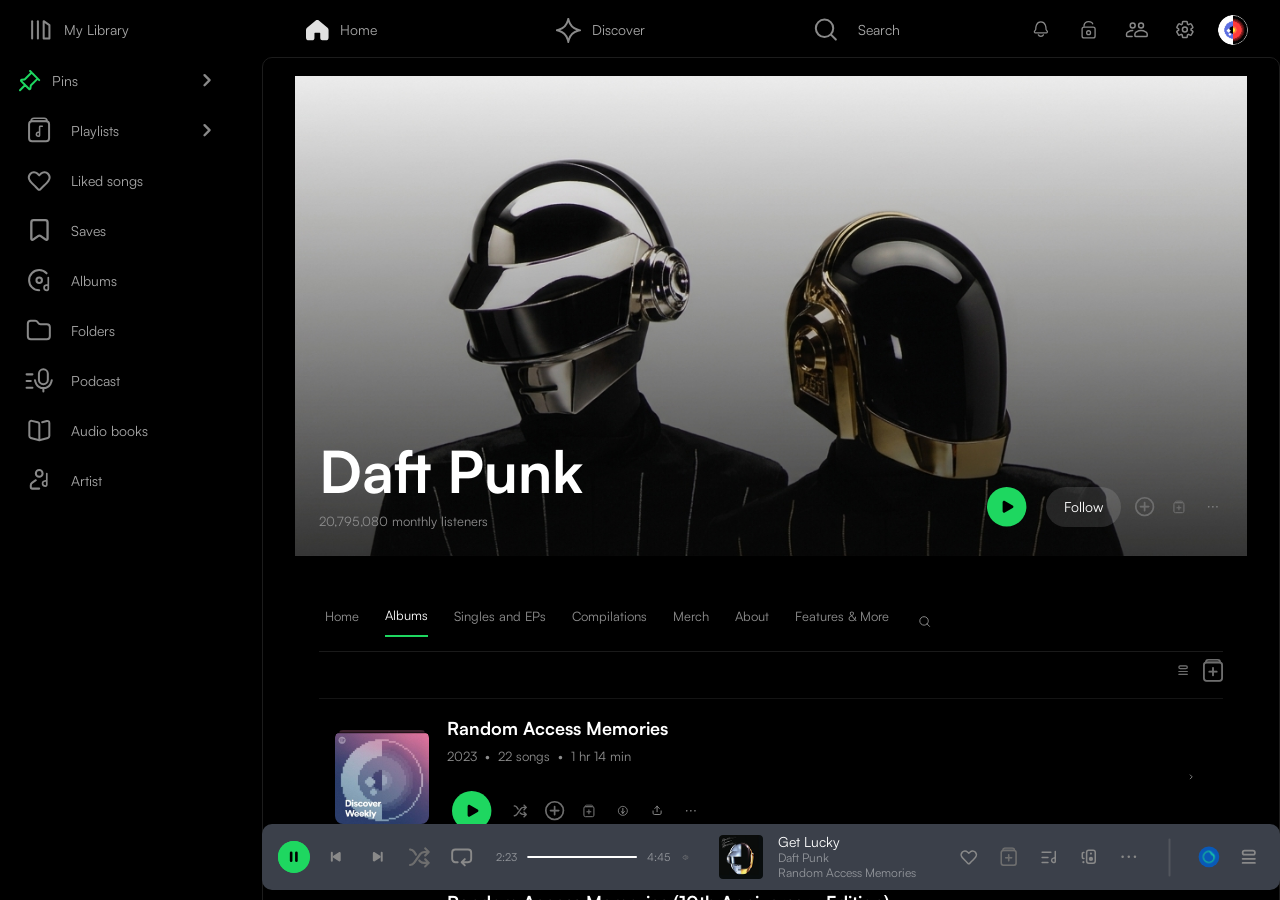
<file: pages/listalbum.html>
<!DOCTYPE html>
<html lang="en">
<head>
  <meta charset="UTF-8" />
  <meta name="viewport" content="width=device-width, initial-scale=1.0" />
  <title>List Albums - Spotify Clone</title>
  <link rel="stylesheet" href="../css/style.css" />
</head>
<body>
  <div class="app">
    <aside class="sidebar">
      <nav class="sidebar__nav" aria-label="Sidebar navigation">
        <ul class="sidebar__list">
          <li class="sidebar__item sidebar__item--current"><a href="library.html" class="sidebar__link"><span class="sidebar__icon"><img src="../assets/icons/Library.svg" alt="Library"></span><span class="sidebar__text">My Library</span></a></li>
          <li class="sidebar__item sidebar__item--active"><a href="song.html" class="sidebar__link"><span class="sidebar__icon"><img src="../assets/icons/pin.svg" alt="Pin"></span><span class="sidebar__text">Pins</span>
                <span class="sidebar__arrow"><img src="../assets/icons/right.svg" alt="Right" /></span></a></li>
          <li class="sidebar__item sidebar__item--active"><a href="playlist.html" class="sidebar__link"><span class="sidebar__icon"><img src="../assets/icons/playlist.svg" alt="Playlist"></span><span class="sidebar__text">Playlists</span>
                <span class="sidebar__arrow"><img src="../assets/icons/right.svg" alt="Right" /></span></a></li>
          <li class="sidebar__item sidebar__item--active"><a href="likedsongs.html" class="sidebar__link"><span class="sidebar__icon"><img src="../assets/icons/like.svg" alt="Like"></span><span class="sidebar__text">Liked songs</span></a></li>
          <li class="sidebar__item sidebar__item--active"><a href="aboutartist.html" class="sidebar__link"><span class="sidebar__icon"><img src="../assets/icons/save.svg" alt="Save"></span><span class="sidebar__text">Saves</span></a></li>
          <li class="sidebar__item sidebar__item--active"><a href="gridalbums.html" class="sidebar__link"><span class="sidebar__icon"><img src="../assets/icons/album.svg" alt="Album"></span><span class="sidebar__text">Albums</span></a></li>
          <li class="sidebar__item sidebar__item--active"><a href="aboutartist.html" class="sidebar__link"><span class="sidebar__icon"><img src="../assets/icons/folder.svg" alt="Folder"></span><span class="sidebar__text">Folders</span></a></li>
          <li class="sidebar__item sidebar__item--active"><a href="podcast.html" class="sidebar__link"><span class="sidebar__icon"><img src="../assets/icons/podcast.svg" alt="Podcast"></span><span class="sidebar__text">Podcast</span></a></li>
          <li class="sidebar__item sidebar__item--active"><a href="aboutartist.html" class="sidebar__link"><span class="sidebar__icon"><img src="../assets/icons/audiobook.svg" alt="Audiobook"></span><span class="sidebar__text">Audio books</span></a></li>
          <li class="sidebar__item sidebar__item--active"><a href="aboutartist.html" class="sidebar__link"><span class="sidebar__icon"><img src="../assets/icons/artist.svg" alt="Artist"></span><span class="sidebar__text">Artist</span></a></li>
          </ul>
      </nav>
    </aside>
    <div class="content-area">
      <header class="top-header">
        <nav class="top-header__nav" aria-label="Main navigation">
          <ul class="top-header__list">
            <li class="top-header__item"><a href="../index.html" class="top-header__link home-icon"><span class="top-header__icon top-header__icon--active"><img src="../assets/icons/homecc.svg" alt="Home icon"></span><span>Home</span></a></li>
            <li class="top-header__item"><a href="discover.html" class="top-header__link discover-icon"><span class="top-header__icon top-header__icon--active"><img src="../assets/icons/Star 1.svg" alt="Discover icon"></span><span>Discover</span></a></li>
            <li class="top-header__item"><a href="search.html" class="top-header__link search-icon"><span class="top-header__icon top-header__icon--active"><img src="../assets/icons/search.svg" alt="Search icon"></span><span>Search</span></a></li>
          </ul>
        </nav>
        <div class="top-header__actions" aria-label="Quick actions">
          <button class="top-header__action" type="button" aria-label="Notifications"><span class="top-header__action-icon"><img src="../assets/icons/news.svg" alt="News"></span></button>
          <button class="top-header__action" type="button" aria-label="Inbox"><span class="top-header__action-icon"><img src="../assets/icons/private.svg" alt="Private"></span></button>
          <button class="top-header__action" type="button" aria-label="Users"><span class="top-header__action-icon"><img src="../assets/icons/friends.svg" alt="Friends"></span></button>
          <button class="top-header__action" type="button" aria-label="Settings"><span class="top-header__action-icon"><img src="../assets/icons/setting.svg" alt="Setting"></span></button>
          <button class="top-header__action top-header__action--avatar" type="button" aria-label="Profile"><span class="top-header__action-icon"><img src="../assets/icons/sprite.svg" alt="Sprite"></span></button>
        </div>
      </header>
      <main class="main-content main-content--page">
<section class="artist-page artist-page--albums">
  <header class="artist-banner"><div class="artist-banner__overlay"><div class="artist-banner__info"><h1 class="artist-banner__title">Daft Punk</h1><p class="artist-banner__meta">20,795,080 monthly listeners</p></div><div class="artist-banner__actions"><button class="play-pill" aria-label="Play artist"><img src="../assets/icons/play.svg" alt="Play"></button><button class="follow-pill" type="button">Follow</button><button class="icon-button" aria-label="Add"><img src="../assets/icons/add.svg" alt="Add"></button><button class="icon-button" aria-label="Playlist"><img src="../assets/icons/addtoplaylist.svg" alt="Addtoplaylist"></button><button class="icon-button" aria-label="More"><img src="../assets/icons/more.svg" alt="More"></button></div></div></header>
  <div class="page-shell">
    <nav class="subnav-tabs subnav-tabs--artist"><a class="subnav-tabs__item" href="artist.html">Home</a><a class="subnav-tabs__item subnav-tabs__item--active" href="listalbum.html">Albums</a><a class="subnav-tabs__item" href="#">Singles and EPs</a><a class="subnav-tabs__item" href="#">Compilations</a><a class="subnav-tabs__item" href="#">Merch</a><a class="subnav-tabs__item" href="aboutartist.html">About</a><a class="subnav-tabs__item" href="#">Features &amp; More</a><button class="icon-button" aria-label="Search artist"><img src="../assets/icons/search.svg" alt="Search"></button></nav>
    <div class="view-switch view-switch--right"><button class="icon-button icon-button--active" aria-label="List albums"><img src="../assets/icons/List.svg" alt="List"></button><a class="icon-button" href="gridalbums.html" aria-label="Open grid albums"><img src="../assets/icons/Group.svg" alt="Group"></a></div>
    <section class="album-list-page">
      <article class="album-list-card"><div class="album-list-card__art"><img src="../assets/images/discover.png" alt="Album placeholder"></div><div class="album-list-card__content"><h3>Random Access Memories</h3><p>2023 &nbsp;•&nbsp; 22 songs &nbsp;•&nbsp; 1 hr 14 min</p><div class="control-row"><button class="play-pill" aria-label="Play album"><img src="../assets/icons/play.svg" alt="Play"></button><button class="icon-button" aria-label="Shuffle"><img src="../assets/icons/shuffle.svg" alt="Shuffle"></button><button class="icon-button" aria-label="Add"><img src="../assets/icons/add.svg" alt="Add"></button><button class="icon-button" aria-label="Playlist"><img src="../assets/icons/addtoplaylist.svg" alt="Addtoplaylist"></button><button class="icon-button" aria-label="Download"><img src="../assets/icons/download.svg" alt="Download"></button><button class="icon-button" aria-label="Share"><img src="../assets/icons/share.svg" alt="Share"></button><button class="icon-button" aria-label="More"><img src="../assets/icons/more.svg" alt="More"></button></div></div><button class="album-list-card__go" aria-label="Open album"><img src="../assets/icons/right.svg" alt="Right"></button></article>
      <article class="album-list-card"><div class="album-list-card__art"><img src="../assets/images/playerbg.png" alt="Album placeholder"></div><div class="album-list-card__content"><h3>Random Access Memories (10th Anniversary Edition)</h3><p>2013 &nbsp;•&nbsp; 22 songs &nbsp;•&nbsp; 1 hr 14 min</p><div class="control-row"><button class="play-pill" aria-label="Play album"><img src="../assets/icons/play.svg" alt="Play"></button><button class="icon-button" aria-label="Shuffle"><img src="../assets/icons/shuffle.svg" alt="Shuffle"></button><button class="icon-button" aria-label="Add"><img src="../assets/icons/add.svg" alt="Add"></button><button class="icon-button" aria-label="Playlist"><img src="../assets/icons/addtoplaylist.svg" alt="Addtoplaylist"></button><button class="icon-button" aria-label="Download"><img src="../assets/icons/download.svg" alt="Download"></button><button class="icon-button" aria-label="Share"><img src="../assets/icons/share.svg" alt="Share"></button><button class="icon-button" aria-label="More"><img src="../assets/icons/more.svg" alt="More"></button></div></div><button class="album-list-card__go" aria-label="Open album"><img src="../assets/icons/right.svg" alt="Right"></button></article>
    </section>
  </div>
</section>
</main>

    </div>

<footer class="player-bar">
  <div class="player-bar__main">
    <div class="player-bar__playback">
      <div class="player-bar__controls">
        <button class="player-bar__control player-bar__control--play" type="button" aria-label="Pause">
          <span class="player-bar__control-icon"><img src="../assets/icons/stop.svg" alt="Stop"></span>
        </button>
        <button class="player-bar__control" type="button" aria-label="Previous"><span class="player-bar__control-icon"><img src="../assets/icons/prev.svg" alt="Prev"></span></button>
        <button class="player-bar__control" type="button" aria-label="Next"><span class="player-bar__control-icon"><img src="../assets/icons/next.svg" alt="Next"></span></button>
        <button class="player-bar__control" type="button" aria-label="Shuffle"><span class="player-bar__control-icon"><img src="../assets/icons/shuffle.svg" alt="Shuffle"></span></button>
        <button class="player-bar__control" type="button" aria-label="Repeat"><span class="player-bar__control-icon"><img src="../assets/icons/repeat.svg" alt="Repeat"></span></button>
      </div>
      <div class="player-bar__timeline player-bar__timline--mobile">
        <span class="player-bar__time">2:23</span>
        <div class="player-bar__progress"><div class="player-bar__progress-fill"></div></div>
                <span class="player-bar__time">4:45</span>
        <button class="player-bar__control" type="button" aria-label="Volume"><span class="player-bar__control-icon"><img src="../assets/icons/volume.svg" alt="Volume"></span></button>
      </div>
    </div>
    <div class="player-bar__track-block">
      <div class="player-bar__cover"><img src="../assets/images/playerbg.png" alt="Album cover"></div>
      <div class="player-bar__track">
        <p class="player-bar__track-title">Get Lucky</p>
        <p class="player-bar__track-artist">Daft Punk</p>
        <p class="player-bar__track-album">Random Access Memories</p>
      </div>
    </div>
        <div class="player-bar__actions player-bar__actions--mobile">
      <button class="player-bar__action" type="button" aria-label="Like"><span class="player-bar__action-icon"><img src="../assets/icons/like.svg" alt="Like"></span></button>
      <button class="player-bar__action player-bar__actions--mobile" type="button" aria-label="Add"><span class="player-bar__action-icon"><img src="../assets/icons/playlistpc.svg" alt="Playlistpc"></span></button>
      <button class="player-bar__action" type="button" aria-label="Queue"><span class="player-bar__action-icon"><img src="../assets/icons/lyrics.svg" alt="Lyrics"></span></button>
      <button class="player-bar__action" type="button" aria-label="Devices"><span class="player-bar__action-icon"><img src="../assets/icons/device.svg" alt="Device"></span></button>
      <button class="player-bar__action" type="button" aria-label="More"><span class="player-bar__action-icon"><img src="../assets/icons/more.svg" alt="More"></span></button>
      <button class="player-bar__action" type="button" aria-label="Mini player"><span class="player-bar__action-icon"><img src="../assets/icons/line.svg" alt="Line"></span></button>
      <button class="player-bar__action" type="button" aria-label="Mini player"><span class="player-bar__action-icon"><img src="../assets/icons/DJ.svg" alt="DJ"></span><span class="player-bar__action-icon--mobile"><img src="../assets/icons/playlistpc.svg" alt="Playlistpc"></span></button>
      <button class="player-bar__action" type="button" aria-label="Menu"><span class="player-bar__action-icon"><img src="../assets/icons/queue.svg" alt="Queue"></span><span class="player-bar__action-icon--mobile"><img src="../assets/icons/playjm.svg" alt="Playjm"></span></button>
    </div>
  </div>
</footer>
<nav class="mobile-nav" aria-label="Mobile navigation">
  <a href="../index.html" class="mobile-nav__item"><span class="mobile-nav__icon"><img src="../assets/icons/home.svg" alt="Home"></span><span class="mobile-nav__text">Home</span></a>
  <a href="search.html" class="mobile-nav__item"><span class="mobile-nav__icon"><img src="../assets/icons/search.svg" alt="Search"></span><span class="mobile-nav__text">Search</span></a>
  <a href="library.html" class="mobile-nav__item"><span class="mobile-nav__icon"><img src="../assets/icons/librarybg.svg" alt="Librarybg"></span><span class="mobile-nav__text">Library</span></a>
  <a href="artist.html" class="mobile-nav__item"><span class="mobile-nav__icon"><img src="../assets/icons/artist.svg" alt="Artist"></span><span class="mobile-nav__text">Artist</span></a>
</nav>
</div>
</body>
</html>
</file>
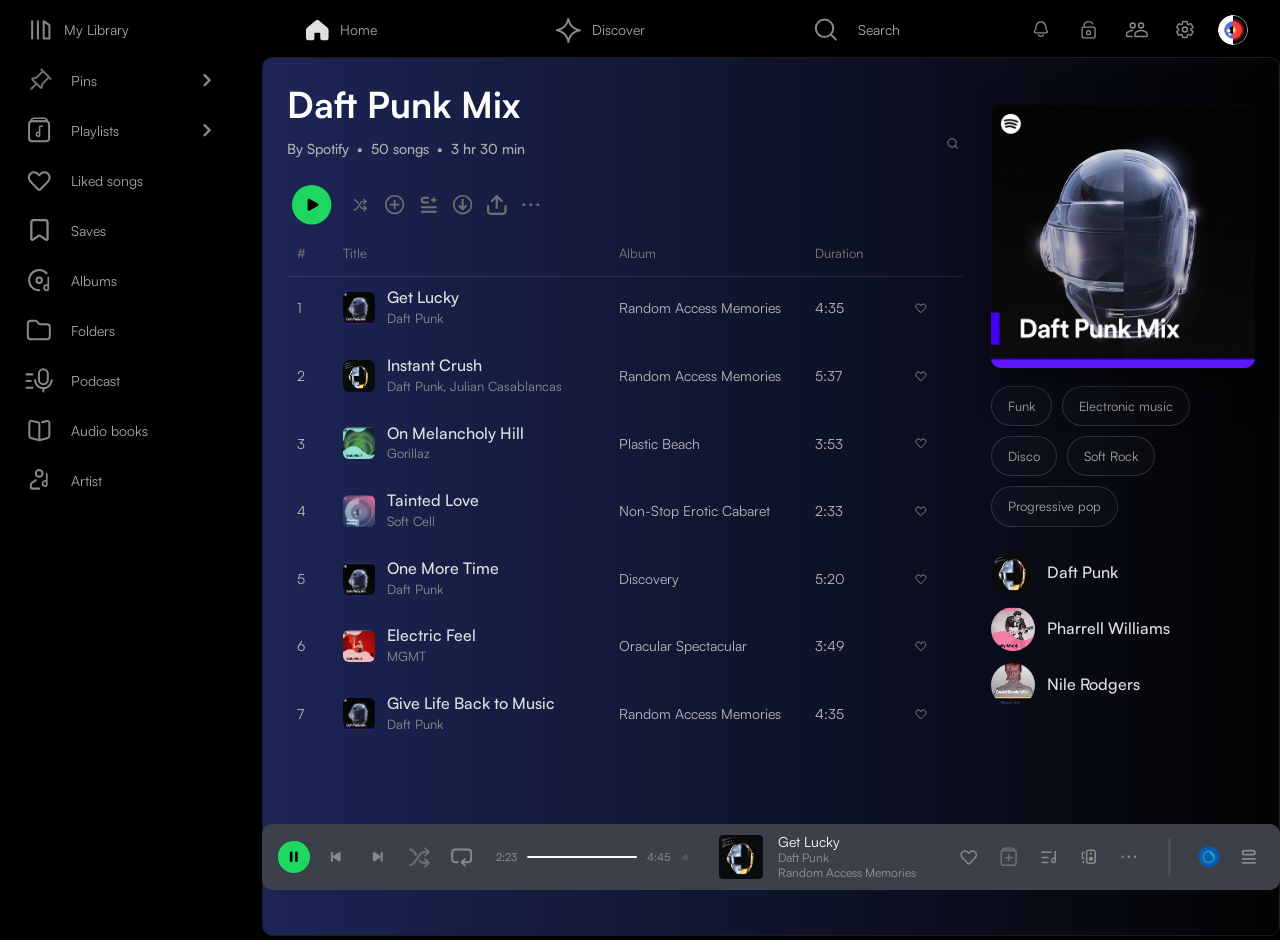
<file: pages/playlist.html>
<!doctype html>
<html lang="en">
  <head>
    <meta charset="UTF-8" />
    <meta name="viewport" content="width=device-width, initial-scale=1.0" />
    <title>Playlist - Spotify Clone</title>
    <link rel="stylesheet" href="../css/style.css" />
  </head>
  <body class="app">
    <aside class="sidebar">
      <nav class="sidebar__nav" aria-label="Sidebar navigation">
        <ul class="sidebar__list">
          <li class="sidebar__item sidebar__item--current">
            <a href="library.html" class="sidebar__link"
              ><span class="sidebar__icon"
                ><img src="../assets/icons/Library.svg" alt="Library" /></span
              ><span class="sidebar__text">My Library</span></a
            >
          </li>
          <li class="sidebar__item sidebar__item--active">
            <a href="song.html" class="sidebar__link"
              ><span class="sidebar__icon"
                ><img src="../assets/icons/pinside.svg" alt="Pinside" /></span
              ><span class="sidebar__text">Pins</span>
                <span class="sidebar__arrow"><img src="../assets/icons/right.svg" alt="Right" /></span></a
            >
          </li>
          <li class="sidebar__item sidebar__item--active">
            <a href="playlist.html" class="sidebar__link"
              ><span class="sidebar__icon"
                ><img src="../assets/icons/playlist.svg" alt="Playlist" /></span
              ><span class="sidebar__text">Playlists</span>
                <span class="sidebar__arrow"><img src="../assets/icons/right.svg" alt="Right" /></span></a
            >
          </li>
          <li class="sidebar__item sidebar__item--active">
            <a href="likedsongs.html" class="sidebar__link"
              ><span class="sidebar__icon"
                ><img src="../assets/icons/like.svg" alt="Like" /></span
              ><span class="sidebar__text">Liked songs</span></a
            >
          </li>
          <li class="sidebar__item sidebar__item--active">
            <a href="aboutartist.html" class="sidebar__link"
              ><span class="sidebar__icon"
                ><img src="../assets/icons/save.svg" alt="Save" /></span
              ><span class="sidebar__text">Saves</span></a
            >
          </li>
          <li class="sidebar__item sidebar__item--active">
            <a href="gridalbums.html" class="sidebar__link"
              ><span class="sidebar__icon"
                ><img src="../assets/icons/album.svg" alt="Album" /></span
              ><span class="sidebar__text">Albums</span></a
            >
          </li>
          <li class="sidebar__item sidebar__item--active">
            <a href="aboutartist.html" class="sidebar__link"
              ><span class="sidebar__icon"
                ><img src="../assets/icons/folder.svg" alt="Folder" /></span
              ><span class="sidebar__text">Folders</span></a
            >
          </li>
          <li class="sidebar__item sidebar__item--active">
            <a href="podcast.html" class="sidebar__link"
              ><span class="sidebar__icon"
                ><img src="../assets/icons/podcast.svg" alt="Podcast" /></span
              ><span class="sidebar__text">Podcast</span></a
            >
          </li>
          <li class="sidebar__item sidebar__item--active">
            <a href="aboutartist.html" class="sidebar__link"
              ><span class="sidebar__icon"
                ><img src="../assets/icons/audiobook.svg" alt="Audiobook" /></span
              ><span class="sidebar__text">Audio books</span></a
            >
          </li>
          <li class="sidebar__item sidebar__item--active">
            <a href="aboutartist.html" class="sidebar__link"
              ><span class="sidebar__icon"
                ><img src="../assets/icons/artist.svg" alt="Artist" /></span
              ><span class="sidebar__text">Artist</span></a
            >
          </li>
        </ul>
      </nav>
    </aside>
    <div class="content-area">
      <header class="top-header">
        <nav class="top-header__nav" aria-label="Main navigation">
          <ul class="top-header__list">
            <li class="top-header__item">
              <a href="../index.html" class="top-header__link home-icon"
                ><span class="top-header__icon top-header__icon--active"
                  ><img
                    src="../assets/icons/homecc.svg"
                    alt="Home icon" /></span
                ><span>Home</span></a
              >
            </li>
            <li class="top-header__item">
              <a href="discover.html" class="top-header__link discover-icon"
                ><span class="top-header__icon top-header__icon--active"
                  ><img
                    src="../assets/icons/Star 1.svg"
                    alt="Discover icon" /></span
                ><span>Discover</span></a
              >
            </li>
            <li class="top-header__item">
              <a href="search.html" class="top-header__link search-icon"
                ><span class="top-header__icon top-header__icon--active"
                  ><img
                    src="../assets/icons/search.svg"
                    alt="Search icon" /></span
                ><span>Search</span></a
              >
            </li>
          </ul>
        </nav>
        <div class="top-header__actions" aria-label="Quick actions">
          <button
            class="top-header__action"
            type="button"
            aria-label="Notifications"
          >
            <span class="top-header__action-icon"
              ><img src="../assets/icons/news.svg" alt="News"
            /></span>
          </button>
          <button class="top-header__action" type="button" aria-label="Inbox">
            <span class="top-header__action-icon"
              ><img src="../assets/icons/private.svg" alt="Private"
            /></span>
          </button>
          <button class="top-header__action" type="button" aria-label="Users">
            <span class="top-header__action-icon"
              ><img src="../assets/icons/friends.svg" alt="Friends"
            /></span>
          </button>
          <button
            class="top-header__action"
            type="button"
            aria-label="Settings"
          >
            <span class="top-header__action-icon"
              ><img src="../assets/icons/setting.svg" alt="Setting"
            /></span>
          </button>
          <button
            class="top-header__action top-header__action--avatar"
            type="button"
            aria-label="Profile"
          >
            <span class="top-header__action-icon"
              ><img src="../assets/icons/sprite.svg" alt="Sprite"
            /></span>
          </button>
        </div>
      </header>
      <main class="main-content main-content--playlist">
        <section class="album-page-new">
          <div class="page-shell page-shell--split">
            <section class="album-layout">
              <div class="album-intro">
                <div>
                  <h1 class="page-title">Daft Punk Mix</h1>
                  <p class="page-meta">
                    By Spotify &nbsp;•&nbsp; 50 songs &nbsp;•&nbsp; 3 hr 30 min
                  </p>
                  <div class="control-row">
                    <button class="play-pill" aria-label="Play mix">
                      <img src="../assets/icons/playbtn.svg" alt="Playbtn" /></button
                    ><button class="icon-button" aria-label="Shuffle">
                      <img src="../assets/icons/shuffle.svg" alt="Shuffle" /></button
                    ><button class="icon-button" aria-label="Add">
                      <img src="../assets/icons/add.svg" alt="Add" /></button
                    ><button class="icon-button" aria-label="Playlist">
                      <img src="../assets/icons/nnnta.svg" alt="Nnnta" /></button
                    ><button class="icon-button" aria-label="Download">
                      <img src="../assets/icons/downloads.svg" alt="Downloads" /></button
                    ><button class="icon-button" aria-label="Share">
                      <img src="../assets/icons/aplaad.svg" alt="Aplaad" /></button
                    ><button class="icon-button" aria-label="More">
                      <img src="../assets/icons/scroll.svg" alt="Scroll" />
                    </button>
                  </div>
                </div>
                <button
                  class="icon-button album-search"
                  aria-label="Search in playlist"
                >
                  <img src="../assets/icons/search.svg" alt="Search" />
                </button>
              </div>
              <section class="table-card table-card--transparent">
                <header class="media-table media-table--head">
                  <span>#</span><span>Title</span><span>Album</span
                  ><span>Duration</span><span></span>
                </header>
                <div class="media-table__body">
                  <article class="media-table__row">
                    <span class="media-table__index">1</span>
                    <div class="media-table__title-group">
                      <img
                        class="media-table__thumb"
                        src="../assets/images/playlistdf.png"
                        alt="Playlistdf"
                      />
                      <div>
                        <h3>Get Lucky</h3>
                        <p>Daft Punk</p>
                      </div>
                    </div>
                    <span class="media-table__album"
                      >Random Access Memories</span
                    ><span class="media-table__duration">4:35</span
                    ><button class="icon-button" aria-label="Save">
                      <img src="../assets/icons/like.svg" alt="Like" />
                    </button>
                  </article>
                  <article class="media-table__row">
                    <span class="media-table__index">2</span>
                    <div class="media-table__title-group">
                      <img
                        class="media-table__thumb"
                        src="../assets/images/playerbg.png"
                        alt="Playerbg"
                      />
                      <div>
                        <h3>Instant Crush</h3>
                        <p>Daft Punk, Julian Casablancas</p>
                      </div>
                    </div>
                    <span class="media-table__album"
                      >Random Access Memories</span
                    ><span class="media-table__duration">5:37</span
                    ><button class="icon-button" aria-label="Save">
                      <img src="../assets/icons/like.svg" alt="Like" />
                    </button>
                  </article>
                  <article class="media-table__row">
                    <span class="media-table__index">3</span>
                    <div class="media-table__title-group">
                      <img
                        class="media-table__thumb"
                        src="../assets/images/dailymix.png"
                        alt="Dailymix"
                      />
                      <div>
                        <h3>On Melancholy Hill</h3>
                        <p>Gorillaz</p>
                      </div>
                    </div>
                    <span class="media-table__album">Plastic Beach</span
                    ><span class="media-table__duration">3:53</span
                    ><button class="icon-button" aria-label="Save">
                      <img src="../assets/icons/like.svg" alt="Like" />
                    </button>
                  </article>
                  <article class="media-table__row">
                    <span class="media-table__index">4</span>
                    <div class="media-table__title-group">
                      <img
                        class="media-table__thumb"
                        src="../assets/images/discover.png"
                        alt="Discover"
                      />
                      <div>
                        <h3>Tainted Love</h3>
                        <p>Soft Cell</p>
                      </div>
                    </div>
                    <span class="media-table__album"
                      >Non-Stop Erotic Cabaret</span
                    ><span class="media-table__duration">2:33</span
                    ><button class="icon-button" aria-label="Save">
                      <img src="../assets/icons/like.svg" alt="Like" />
                    </button>
                  </article>
                  <article class="media-table__row">
                    <span class="media-table__index">5</span>
                    <div class="media-table__title-group">
                      <img
                        class="media-table__thumb"
                        src="../assets/images/daftpunk.png"
                        alt="Daftpunk"
                      />
                      <div>
                        <h3>One More Time</h3>
                        <p>Daft Punk</p>
                      </div>
                    </div>
                    <span class="media-table__album">Discovery</span
                    ><span class="media-table__duration">5:20</span
                    ><button class="icon-button" aria-label="Save">
                      <img src="../assets/icons/like.svg" alt="Like" />
                    </button>
                  </article>
                  <article class="media-table__row">
                    <span class="media-table__index">6</span>
                    <div class="media-table__title-group">
                      <img
                        class="media-table__thumb"
                        src="../assets/images/avrillevine.png"
                        alt="Avrillevine"
                      />
                      <div>
                        <h3>Electric Feel</h3>
                        <p>MGMT</p>
                      </div>
                    </div>
                    <span class="media-table__album">Oracular Spectacular</span
                    ><span class="media-table__duration">3:49</span
                    ><button class="icon-button" aria-label="Save">
                      <img src="../assets/icons/like.svg" alt="Like" />
                    </button>
                  </article>
                  <article class="media-table__row">
                    <span class="media-table__index">7</span>
                    <div class="media-table__title-group">
                      <img
                        class="media-table__thumb"
                        src="../assets/images/playlistdf.png"
                        alt="Playlistdf"
                      />
                      <div>
                        <h3>Give Life Back to Music</h3>
                        <p>Daft Punk</p>
                      </div>
                    </div>
                    <span class="media-table__album"
                      >Random Access Memories</span
                    ><span class="media-table__duration">4:35</span
                    ><button class="icon-button" aria-label="Save">
                      <img src="../assets/icons/like.svg" alt="Like" />
                    </button>
                  </article>
                </div>
              </section>
            </section>
            <aside class="side-panel">
              <div class="cover-card cover-card--mix">
                <img
                  src="../assets/images/playlistdf.png"
                  alt="Playlist placeholder"
                />
              </div>
              <div class="tag-row">
                <span class="tag-pill">Funk</span
                ><span class="tag-pill">Electronic music</span
                ><span class="tag-pill">Disco</span
                ><span class="tag-pill">Soft Rock</span
                ><span class="tag-pill">Progressive pop</span>
              </div>
              <div class="artist-list">
                <article class="artist-chip">
                  <img src="../assets/images/playerbg.png" alt="Playerbg" />
                  <div><h3>Daft Punk</h3></div>
                </article>
                <article class="artist-chip">
                  <img src="../assets/images/chuckberry.png" alt="Chuckberry" />
                  <div><h3>Pharrell Williams</h3></div>
                </article>
                <article class="artist-chip">
                  <img src="../assets/images/davidbowie.png" alt="Davidbowie" />
                  <div><h3>Nile Rodgers</h3></div>
                </article>
              </div>
            </aside>
          </div>
        </section>
      </main>
    </div>
  <footer class="player-bar">
    <div class="player-bar__main">
      <div class="player-bar__playback">
        <div class="player-bar__controls">
          <button
            class="player-bar__control player-bar__control--play"
            type="button"
            aria-label="Pause"
          >
            <span class="player-bar__control-icon"
              ><img src="../assets/icons/stop.svg" alt="Stop"
            /></span>
          </button>
          <button
            class="player-bar__control"
            type="button"
            aria-label="Previous"
          >
            <span class="player-bar__control-icon"
              ><img src="../assets/icons/prev.svg" alt="Prev"
            /></span>
          </button>
          <button class="player-bar__control" type="button" aria-label="Next">
            <span class="player-bar__control-icon"
              ><img src="../assets/icons/next.svg" alt="Next"
            /></span>
          </button>
          <button
            class="player-bar__control"
            type="button"
            aria-label="Shuffle"
          >
            <span class="player-bar__control-icon"
              ><img src="../assets/icons/shuffle.svg" alt="Shuffle"
            /></span>
          </button>
          <button class="player-bar__control" type="button" aria-label="Repeat">
            <span class="player-bar__control-icon"
              ><img src="../assets/icons/repeat.svg" alt="Repeat"
            /></span>
          </button>
        </div>
        <div class="player-bar__timeline player-bar__timline--mobile">
          <span class="player-bar__time">2:23</span>
          <div class="player-bar__progress">
            <div class="player-bar__progress-fill"></div>
          </div>
                  <span class="player-bar__time">4:45</span>
        <button class="player-bar__control" type="button" aria-label="Volume"><span class="player-bar__control-icon"><img src="../assets/icons/volume.svg" alt="Volume"></span></button>
        </div>
      </div>
      <div class="player-bar__track-block">
        <div class="player-bar__cover">
          <img src="../assets/images/playerbg.png" alt="Album cover" />
        </div>
        <div class="player-bar__track">
          <p class="player-bar__track-title">Get Lucky</p>
          <p class="player-bar__track-artist">Daft Punk</p>
          <p class="player-bar__track-album">Random Access Memories</p>
        </div>
      </div>
          <div class="player-bar__actions player-bar__actions--mobile">
      <button class="player-bar__action" type="button" aria-label="Like"><span class="player-bar__action-icon"><img src="../assets/icons/like.svg" alt="Like"></span></button>
      <button class="player-bar__action player-bar__actions--mobile" type="button" aria-label="Add"><span class="player-bar__action-icon"><img src="../assets/icons/playlistpc.svg" alt="Playlistpc"></span></button>
      <button class="player-bar__action" type="button" aria-label="Queue"><span class="player-bar__action-icon"><img src="../assets/icons/lyrics.svg" alt="Lyrics"></span></button>
      <button class="player-bar__action" type="button" aria-label="Devices"><span class="player-bar__action-icon"><img src="../assets/icons/device.svg" alt="Device"></span></button>
      <button class="player-bar__action" type="button" aria-label="More"><span class="player-bar__action-icon"><img src="../assets/icons/more.svg" alt="More"></span></button>
      <button class="player-bar__action" type="button" aria-label="Mini player"><span class="player-bar__action-icon"><img src="../assets/icons/line.svg" alt="Line"></span></button>
      <button class="player-bar__action" type="button" aria-label="Mini player"><span class="player-bar__action-icon"><img src="../assets/icons/DJ.svg" alt="DJ"></span><span class="player-bar__action-icon--mobile"><img src="../assets/icons/playlistpc.svg" alt="Playlistpc"></span></button>
      <button class="player-bar__action" type="button" aria-label="Menu"><span class="player-bar__action-icon"><img src="../assets/icons/queue.svg" alt="Queue"></span><span class="player-bar__action-icon--mobile"><img src="../assets/icons/playjm.svg" alt="Playjm"></span></button>
    </div>
    </div>
  </footer>
  <nav class="mobile-nav" aria-label="Mobile navigation">
    <a href="../index.html" class="mobile-nav__item"
      ><span class="mobile-nav__icon"
        ><img src="../assets/icons/home.svg" alt="Home" /></span
      ><span class="mobile-nav__text">Home</span></a
    >
    <a href="search.html" class="mobile-nav__item"
      ><span class="mobile-nav__icon"
        ><img src="../assets/icons/search.svg" alt="Search" /></span
      ><span class="mobile-nav__text">Search</span></a
    >
    <a href="library.html" class="mobile-nav__item"
      ><span class="mobile-nav__icon"
        ><img src="../assets/icons/librarybg.svg" alt="Librarybg" /></span
      ><span class="mobile-nav__text">Library</span></a
    >
    <a href="artist.html" class="mobile-nav__item"
      ><span class="mobile-nav__icon"
        ><img src="../assets/icons/artist.svg" alt="Artist" /></span
      ><span class="mobile-nav__text">Artist</span></a
    >
  </nav>
  </body>
</html>
</file>
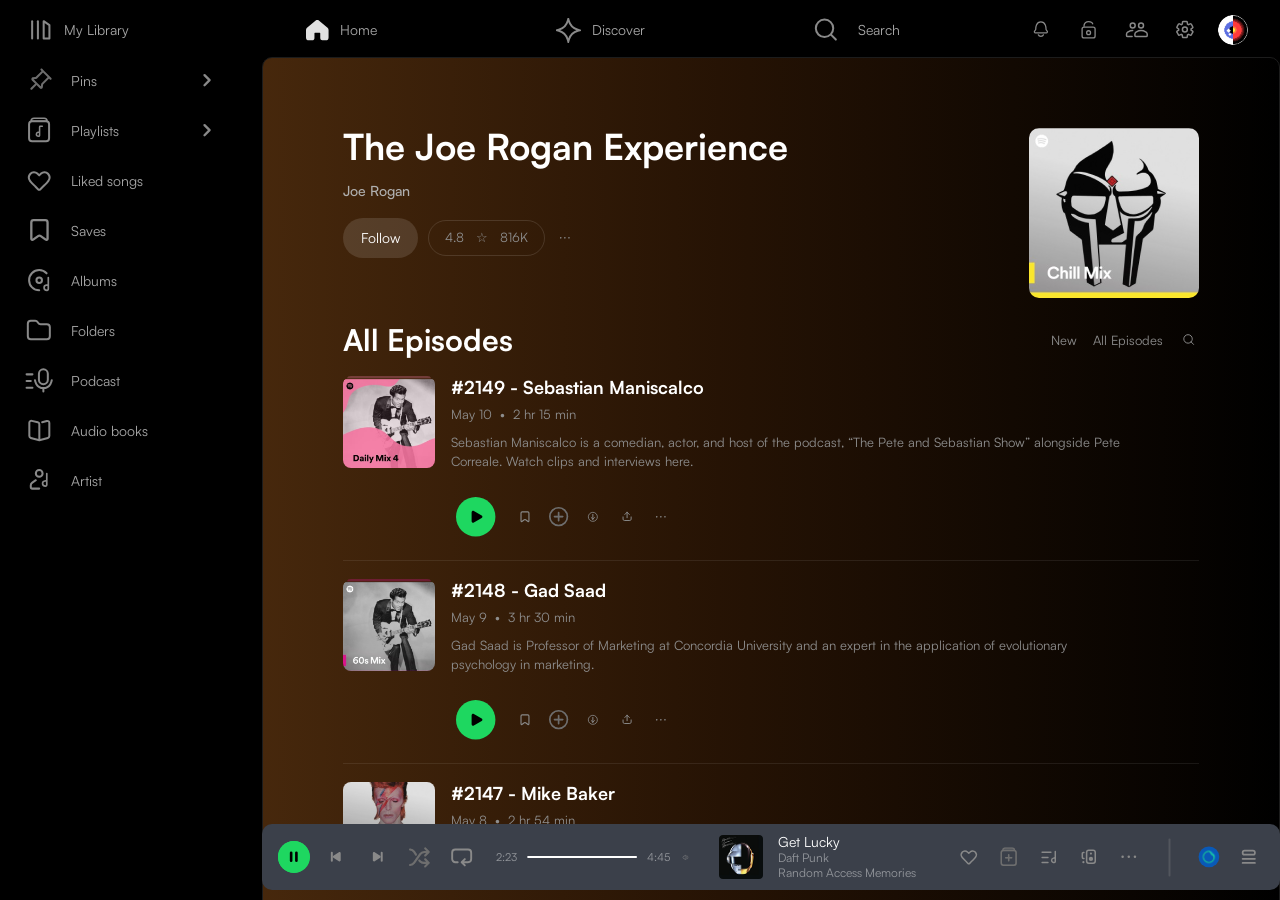
<file: pages/podcast.html>
<!DOCTYPE html>
<html lang="en">
<head>
  <meta charset="UTF-8" />
  <meta name="viewport" content="width=device-width, initial-scale=1.0" />
  <title>Podcast - Spotify Clone</title>
  <link rel="stylesheet" href="../css/style.css" />
</head>
<body>
  <div class="app">
    <aside class="sidebar">
      <nav class="sidebar__nav" aria-label="Sidebar navigation">
        <ul class="sidebar__list">
          <li class="sidebar__item sidebar__item--current"><a href="library.html" class="sidebar__link"><span class="sidebar__icon"><img src="../assets/icons/Library.svg" alt="Library"></span><span class="sidebar__text">My Library</span></a></li>
          <li class="sidebar__item sidebar__item--active"><a href="song.html" class="sidebar__link"><span class="sidebar__icon"><img src="../assets/icons/pinside.svg" alt="Pinside"></span><span class="sidebar__text">Pins</span>
                <span class="sidebar__arrow"><img src="../assets/icons/right.svg" alt="Right" /></span></a></li>
          <li class="sidebar__item sidebar__item--active"><a href="playlist.html" class="sidebar__link"><span class="sidebar__icon"><img src="../assets/icons/playlist.svg" alt="Playlist"></span><span class="sidebar__text">Playlists</span>
                <span class="sidebar__arrow"><img src="../assets/icons/right.svg" alt="Right" /></span></a></li>
          <li class="sidebar__item sidebar__item--active"><a href="likedsongs.html" class="sidebar__link"><span class="sidebar__icon"><img src="../assets/icons/like.svg" alt="Like"></span><span class="sidebar__text">Liked songs</span></a></li>
          <li class="sidebar__item sidebar__item--active"><a href="aboutartist.html" class="sidebar__link"><span class="sidebar__icon"><img src="../assets/icons/save.svg" alt="Save"></span><span class="sidebar__text">Saves</span></a></li>
          <li class="sidebar__item sidebar__item--active"><a href="gridalbums.html" class="sidebar__link"><span class="sidebar__icon"><img src="../assets/icons/album.svg" alt="Album"></span><span class="sidebar__text">Albums</span></a></li>
          <li class="sidebar__item sidebar__item--active"><a href="aboutartist.html" class="sidebar__link"><span class="sidebar__icon"><img src="../assets/icons/folder.svg" alt="Folder"></span><span class="sidebar__text">Folders</span></a></li>
          <li class="sidebar__item sidebar__item--active"><a href="podcast.html" class="sidebar__link"><span class="sidebar__icon"><img src="../assets/icons/podcast.svg" alt="Podcast"></span><span class="sidebar__text">Podcast</span></a></li>
          <li class="sidebar__item sidebar__item--active"><a href="aboutartist.html" class="sidebar__link"><span class="sidebar__icon"><img src="../assets/icons/audiobook.svg" alt="Audiobook"></span><span class="sidebar__text">Audio books</span></a></li>
          <li class="sidebar__item sidebar__item--active"><a href="aboutartist.html" class="sidebar__link"><span class="sidebar__icon"><img src="../assets/icons/artist.svg" alt="Artist"></span><span class="sidebar__text">Artist</span></a></li>
          </ul>
      </nav>
    </aside>
    <div class="content-area">
      <header class="top-header">
        <nav class="top-header__nav" aria-label="Main navigation">
          <ul class="top-header__list">
            <li class="top-header__item"><a href="../index.html" class="top-header__link home-icon"><span class="top-header__icon top-header__icon--active"><img src="../assets/icons/homecc.svg" alt="Home icon"></span><span>Home</span></a></li>
            <li class="top-header__item"><a href="discover.html" class="top-header__link discover-icon"><span class="top-header__icon top-header__icon--active"><img src="../assets/icons/Star 1.svg" alt="Discover icon"></span><span>Discover</span></a></li>
            <li class="top-header__item"><a href="search.html" class="top-header__link search-icon"><span class="top-header__icon top-header__icon--active"><img src="../assets/icons/search.svg" alt="Search icon"></span><span>Search</span></a></li>
          </ul>
        </nav>
        <div class="top-header__actions" aria-label="Quick actions">
          <button class="top-header__action" type="button" aria-label="Notifications"><span class="top-header__action-icon"><img src="../assets/icons/news.svg" alt="News"></span></button>
          <button class="top-header__action" type="button" aria-label="Inbox"><span class="top-header__action-icon"><img src="../assets/icons/private.svg" alt="Private"></span></button>
          <button class="top-header__action" type="button" aria-label="Users"><span class="top-header__action-icon"><img src="../assets/icons/friends.svg" alt="Friends"></span></button>
          <button class="top-header__action" type="button" aria-label="Settings"><span class="top-header__action-icon"><img src="../assets/icons/setting.svg" alt="Setting"></span></button>
          <button class="top-header__action top-header__action--avatar" type="button" aria-label="Profile"><span class="top-header__action-icon"><img src="../assets/icons/sprite.svg" alt="Sprite"></span></button>
        </div>
      </header>
      <main class="main-content main-content--podcast">
<section class="podcast-page-new">
  <div class="page-shell podcast-page-shell">
    <section class="podcast-main-card">
      <div class="podcast-hero">
        <div><h1 class="page-title">The Joe Rogan Experience</h1><p class="page-meta">Joe Rogan</p><div class="podcast-follow-row"><button class="follow-pill" type="button">Follow</button><span class="podcast-rating-pill">4.8 &nbsp; ☆ &nbsp; 816K</span><button class="icon-button" aria-label="More"><img src="../assets/icons/more.svg" alt="More"></button></div></div>
        <div class="podcast-cover"><img src="../assets/images/mfdoom.png" alt="Podcast cover placeholder"></div>
      </div>
      <div class="podcast-section-head"><h2>All Episodes</h2><div class="podcast-tools"><span>New</span><span>All Episodes</span><button class="icon-button" aria-label="Search episodes"><img src="../assets/icons/search.svg" alt="Search"></button></div></div>
      <div class="podcast-episodes">
        <article class="podcast-episode-row"><img class="podcast-episode-row__thumb" src="../assets/images/chuckberry.png" alt="Episode art placeholder"><div class="podcast-episode-row__content"><h3>#2149 - Sebastian Maniscalco</h3><p>May 10 &nbsp;•&nbsp; 2 hr 15 min</p><p class="podcast-episode-row__summary">Sebastian Maniscalco is a comedian, actor, and host of the podcast, “The Pete and Sebastian Show” alongside Pete Correale. Watch clips and interviews here.</p><div class="control-row"><button class="play-pill" aria-label="Play episode"><img src="../assets/icons/play.svg" alt="Play"></button><button class="icon-button" aria-label="Save"><img src="../assets/icons/save.svg" alt="Save"></button><button class="icon-button" aria-label="Add"><img src="../assets/icons/add.svg" alt="Add"></button><button class="icon-button" aria-label="Download"><img src="../assets/icons/download.svg" alt="Download"></button><button class="icon-button" aria-label="Share"><img src="../assets/icons/share.svg" alt="Share"></button><button class="icon-button" aria-label="More"><img src="../assets/icons/more.svg" alt="More"></button></div></div></article>
        <article class="podcast-episode-row"><img class="podcast-episode-row__thumb" src="../assets/images/davidvanmorison.png" alt="Episode art placeholder"><div class="podcast-episode-row__content"><h3>#2148 - Gad Saad</h3><p>May 9 &nbsp;•&nbsp; 3 hr 30 min</p><p class="podcast-episode-row__summary">Gad Saad is Professor of Marketing at Concordia University and an expert in the application of evolutionary psychology in marketing.</p><div class="control-row"><button class="play-pill" aria-label="Play episode"><img src="../assets/icons/play.svg" alt="Play"></button><button class="icon-button" aria-label="Save"><img src="../assets/icons/save.svg" alt="Save"></button><button class="icon-button" aria-label="Add"><img src="../assets/icons/add.svg" alt="Add"></button><button class="icon-button" aria-label="Download"><img src="../assets/icons/download.svg" alt="Download"></button><button class="icon-button" aria-label="Share"><img src="../assets/icons/share.svg" alt="Share"></button><button class="icon-button" aria-label="More"><img src="../assets/icons/more.svg" alt="More"></button></div></div></article>
        <article class="podcast-episode-row"><img class="podcast-episode-row__thumb" src="../assets/images/davidbowie.png" alt="Episode art placeholder"><div class="podcast-episode-row__content"><h3>#2147 - Mike Baker</h3><p>May 8 &nbsp;•&nbsp; 2 hr 54 min</p><p class="podcast-episode-row__summary">Mike Baker is a former CIA covert operations officer and current CEO of Portman Square Group, a global intelligence and security firm.</p><div class="control-row"><button class="play-pill" aria-label="Play episode"><img src="../assets/icons/play.svg" alt="Play"></button><button class="icon-button" aria-label="Save"><img src="../assets/icons/save.svg" alt="Save"></button><button class="icon-button" aria-label="Add"><img src="../assets/icons/add.svg" alt="Add"></button><button class="icon-button" aria-label="Download"><img src="../assets/icons/download.svg" alt="Download"></button><button class="icon-button" aria-label="Share"><img src="../assets/icons/share.svg" alt="Share"></button><button class="icon-button" aria-label="More"><img src="../assets/icons/more.svg" alt="More"></button></div></div></article>
      </div>
    </section>
  </div>
</section>
</main>

    </div>

<footer class="player-bar">
  <div class="player-bar__main">
    <div class="player-bar__playback">
      <div class="player-bar__controls">
        <button class="player-bar__control player-bar__control--play" type="button" aria-label="Pause">
          <span class="player-bar__control-icon"><img src="../assets/icons/stop.svg" alt="Stop"></span>
        </button>
        <button class="player-bar__control" type="button" aria-label="Previous"><span class="player-bar__control-icon"><img src="../assets/icons/prev.svg" alt="Prev"></span></button>
        <button class="player-bar__control" type="button" aria-label="Next"><span class="player-bar__control-icon"><img src="../assets/icons/next.svg" alt="Next"></span></button>
        <button class="player-bar__control" type="button" aria-label="Shuffle"><span class="player-bar__control-icon"><img src="../assets/icons/shuffle.svg" alt="Shuffle"></span></button>
        <button class="player-bar__control" type="button" aria-label="Repeat"><span class="player-bar__control-icon"><img src="../assets/icons/repeat.svg" alt="Repeat"></span></button>
      </div>
      <div class="player-bar__timeline player-bar__timline--mobile">
        <span class="player-bar__time">2:23</span>
        <div class="player-bar__progress"><div class="player-bar__progress-fill"></div></div>
                <span class="player-bar__time">4:45</span>
        <button class="player-bar__control" type="button" aria-label="Volume"><span class="player-bar__control-icon"><img src="../assets/icons/volume.svg" alt="Volume"></span></button>
      </div>
    </div>
    <div class="player-bar__track-block">
      <div class="player-bar__cover"><img src="../assets/images/playerbg.png" alt="Album cover"></div>
      <div class="player-bar__track">
        <p class="player-bar__track-title">Get Lucky</p>
        <p class="player-bar__track-artist">Daft Punk</p>
        <p class="player-bar__track-album">Random Access Memories</p>
      </div>
    </div>
        <div class="player-bar__actions player-bar__actions--mobile">
      <button class="player-bar__action" type="button" aria-label="Like"><span class="player-bar__action-icon"><img src="../assets/icons/like.svg" alt="Like"></span></button>
      <button class="player-bar__action player-bar__actions--mobile" type="button" aria-label="Add"><span class="player-bar__action-icon"><img src="../assets/icons/playlistpc.svg" alt="Playlistpc"></span></button>
      <button class="player-bar__action" type="button" aria-label="Queue"><span class="player-bar__action-icon"><img src="../assets/icons/lyrics.svg" alt="Lyrics"></span></button>
      <button class="player-bar__action" type="button" aria-label="Devices"><span class="player-bar__action-icon"><img src="../assets/icons/device.svg" alt="Device"></span></button>
      <button class="player-bar__action" type="button" aria-label="More"><span class="player-bar__action-icon"><img src="../assets/icons/more.svg" alt="More"></span></button>
      <button class="player-bar__action" type="button" aria-label="Mini player"><span class="player-bar__action-icon"><img src="../assets/icons/line.svg" alt="Line"></span></button>
      <button class="player-bar__action" type="button" aria-label="Mini player"><span class="player-bar__action-icon"><img src="../assets/icons/DJ.svg" alt="DJ"></span><span class="player-bar__action-icon--mobile"><img src="../assets/icons/playlistpc.svg" alt="Playlistpc"></span></button>
      <button class="player-bar__action" type="button" aria-label="Menu"><span class="player-bar__action-icon"><img src="../assets/icons/queue.svg" alt="Queue"></span><span class="player-bar__action-icon--mobile"><img src="../assets/icons/playjm.svg" alt="Playjm"></span></button>
    </div>
  </div>
</footer>
<nav class="mobile-nav" aria-label="Mobile navigation">
  <a href="../index.html" class="mobile-nav__item"><span class="mobile-nav__icon"><img src="../assets/icons/home.svg" alt="Home"></span><span class="mobile-nav__text">Home</span></a>
  <a href="search.html" class="mobile-nav__item"><span class="mobile-nav__icon"><img src="../assets/icons/search.svg" alt="Search"></span><span class="mobile-nav__text">Search</span></a>
  <a href="library.html" class="mobile-nav__item"><span class="mobile-nav__icon"><img src="../assets/icons/librarybg.svg" alt="Librarybg"></span><span class="mobile-nav__text">Library</span></a>
  <a href="artist.html" class="mobile-nav__item"><span class="mobile-nav__icon"><img src="../assets/icons/artist.svg" alt="Artist"></span><span class="mobile-nav__text">Artist</span></a>
</nav>
</div>
</body>
</html>
</file>
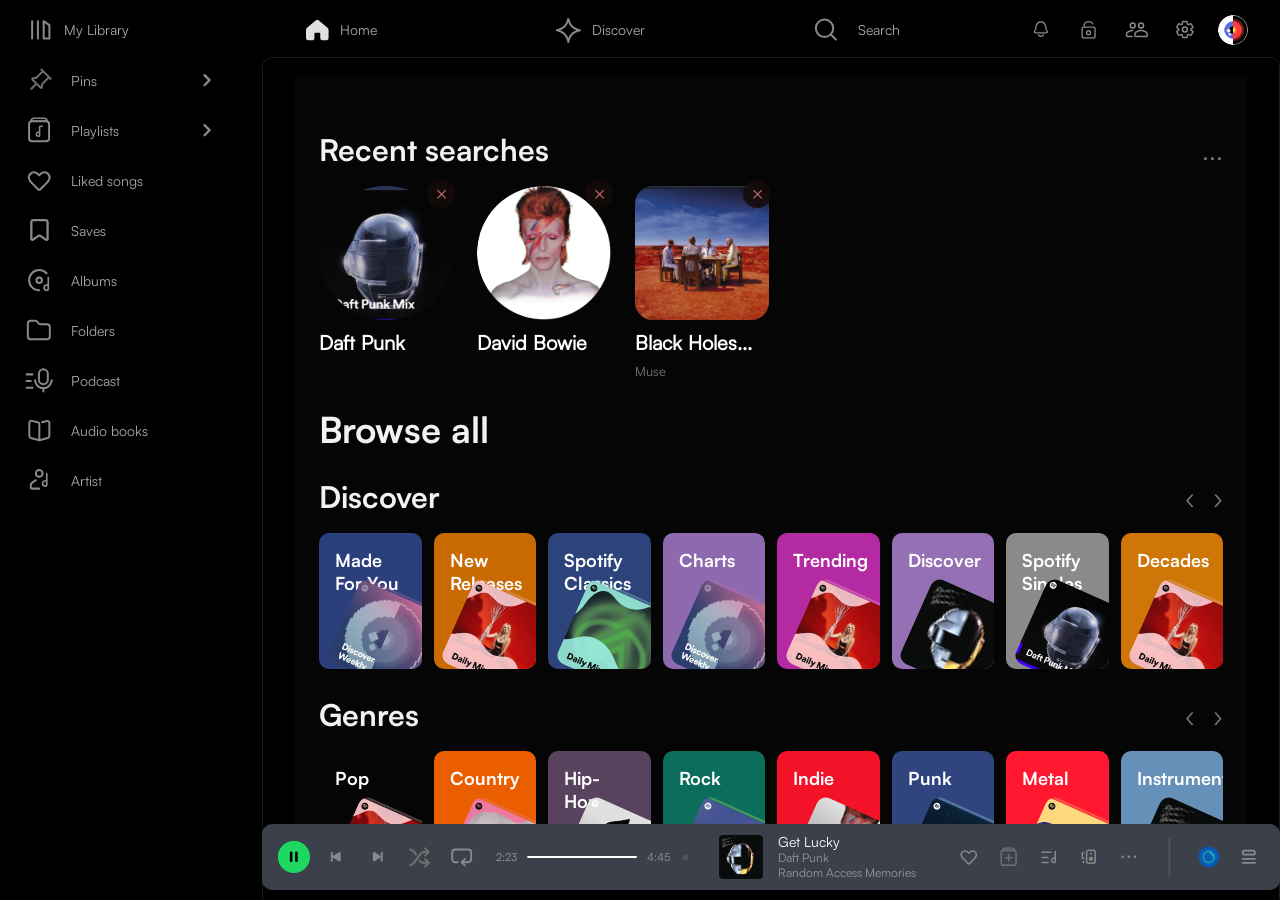
<file: pages/search.html>
<!DOCTYPE html>
<html lang="en">
<head>
  <meta charset="UTF-8" />
  <meta name="viewport" content="width=device-width, initial-scale=1.0" />
  <title>Search - Spotify Clone</title>
  <link rel="stylesheet" href="../css/style.css" />
</head>
<body>
  <div class="app">
    <aside class="sidebar">
      <nav class="sidebar__nav" aria-label="Sidebar navigation">
        <ul class="sidebar__list">
<li class="sidebar__item sidebar__item--current"><a href="library.html" class="sidebar__link"><span class="sidebar__icon"><img src="../assets/icons/Library.svg" alt="Library"></span><span class="sidebar__text">My Library</span></a></li>
          <li class="sidebar__item sidebar__item--active"><a href="song.html" class="sidebar__link"><span class="sidebar__icon"><img src="../assets/icons/pinside.svg" alt="Pinside"></span><span class="sidebar__text">Pins</span>
                <span class="sidebar__arrow"><img src="../assets/icons/right.svg" alt="Right" /></span></a></li>
          <li class="sidebar__item sidebar__item--active"><a href="playlist.html" class="sidebar__link"><span class="sidebar__icon"><img src="../assets/icons/playlist.svg" alt="Playlist"></span><span class="sidebar__text">Playlists</span>
                <span class="sidebar__arrow"><img src="../assets/icons/right.svg" alt="Right" /></span></a></li>
          <li class="sidebar__item sidebar__item--active"><a href="likedsongs.html" class="sidebar__link"><span class="sidebar__icon"><img src="../assets/icons/like.svg" alt="Like"></span><span class="sidebar__text">Liked songs</span></a></li>
          <li class="sidebar__item sidebar__item--active"><a href="aboutartist.html" class="sidebar__link"><span class="sidebar__icon"><img src="../assets/icons/save.svg" alt="Save"></span><span class="sidebar__text">Saves</span></a></li>
          <li class="sidebar__item sidebar__item--active"><a href="gridalbums.html" class="sidebar__link"><span class="sidebar__icon"><img src="../assets/icons/album.svg" alt="Album"></span><span class="sidebar__text">Albums</span></a></li>
          <li class="sidebar__item sidebar__item--active"><a href="aboutartist.html" class="sidebar__link"><span class="sidebar__icon"><img src="../assets/icons/folder.svg" alt="Folder"></span><span class="sidebar__text">Folders</span></a></li>
          <li class="sidebar__item sidebar__item--active"><a href="podcast.html" class="sidebar__link"><span class="sidebar__icon"><img src="../assets/icons/podcast.svg" alt="Podcast"></span><span class="sidebar__text">Podcast</span></a></li>
          <li class="sidebar__item sidebar__item--active"><a href="aboutartist.html" class="sidebar__link"><span class="sidebar__icon"><img src="../assets/icons/audiobook.svg" alt="Audiobook"></span><span class="sidebar__text">Audio books</span></a></li>
          <li class="sidebar__item sidebar__item--active"><a href="aboutartist.html" class="sidebar__link"><span class="sidebar__icon"><img src="../assets/icons/artist.svg" alt="Artist"></span><span class="sidebar__text">Artist</span></a></li>
        </ul>
      </nav>
    </aside>
    <div class="content-area">
      <header class="top-header">
        <nav class="top-header__nav" aria-label="Main navigation">
          <ul class="top-header__list">
            <li class="top-header__item"><a href="../index.html" class="top-header__link home-icon"><span class="top-header__icon top-header__icon--active"><img src="../assets/icons/homecc.svg" alt="Home icon"></span><span>Home</span></a></li>
            <li class="top-header__item"><a href="discover.html" class="top-header__link discover-icon"><span class="top-header__icon top-header__icon--active"><img src="../assets/icons/Star 1.svg" alt="Discover icon"></span><span>Discover</span></a></li>
            <li class="top-header__item top-header__item--current"><a href="search.html" class="top-header__link search-icon"><span class="top-header__icon top-header__icon--active"><img src="../assets/icons/search.svg" alt="Search icon"></span><span>Search</span></a></li>
          </ul>
        </nav>
        <div class="top-header__actions" aria-label="Quick actions">
          <button class="top-header__action" type="button" aria-label="Notifications"><span class="top-header__action-icon"><img src="../assets/icons/news.svg" alt="News"></span></button>
          <button class="top-header__action" type="button" aria-label="Inbox"><span class="top-header__action-icon"><img src="../assets/icons/private.svg" alt="Private"></span></button>
          <button class="top-header__action" type="button" aria-label="Users"><span class="top-header__action-icon"><img src="../assets/icons/friends.svg" alt="Friends"></span></button>
          <button class="top-header__action" type="button" aria-label="Settings"><span class="top-header__action-icon"><img src="../assets/icons/setting.svg" alt="Setting"></span></button>
          <button class="top-header__action top-header__action--avatar" type="button" aria-label="Profile"><span class="top-header__action-icon"><img src="../assets/icons/sprite.svg" alt="Sprite"></span></button>
        </div>
      </header>
      <main class="main-content main-content--page">
        <section class="search-page search-page--mockup">
          <div class="page-shell">
            <section class="search-section" aria-labelledby="recent-searches-title">
              <div class="search-section__head">
                <h2 id="recent-searches-title" class="search-section__title">Recent searches</h2>
                <button class="search-section__more" type="button" aria-label="More recent searches">...</button>
              </div>
              <div class="recent-searches">
                <article class="recent-search-card recent-search-card--artist">
                  <button class="recent-search-card__remove" type="button" aria-label="Remove Daft Punk">&times;</button>
                  <div class="recent-search-card__image recent-search-card__image--round">
                    <img src="../assets/images/daftpunk.png" alt="Daft Punk">
                  </div>
                  <h3>Daft Punk</h3>
                </article>
                <article class="recent-search-card recent-search-card--artist">
                  <button class="recent-search-card__remove" type="button" aria-label="Remove David Bowie">&times;</button>
                  <div class="recent-search-card__image recent-search-card__image--round">
                    <img src="../assets/images/bowie.png" alt="David Bowie">
                  </div>
                  <h3>David Bowie</h3>
                </article>
                <article class="recent-search-card">
                  <button class="recent-search-card__remove" type="button" aria-label="Remove Black Holes and Revelations">&times;</button>
                  <div class="recent-search-card__image">
                    <img src="../assets/images/muse.png" alt="Black Holes and Revelations">
                  </div>
                  <h3>Black Holes...</h3>
                  <p>Muse</p>
                </article>
              </div>
            </section>

            <section class="search-section" aria-labelledby="browse-all-title">
              <div class="search-section__head search-section__head--simple">
                <h2 id="browse-all-title" class="search-page__headline">Browse all</h2>
              </div>
            </section>

            <section class="search-section" aria-labelledby="discover-title">
              <div class="search-section__head">
                <h2 id="discover-title" class="search-section__title">Discover</h2>
                <div class="search-section__nav">
                  <button class="search-section__nav-button" type="button" aria-label="Previous discover items">&lsaquo;</button>
                  <button class="search-section__nav-button" type="button" aria-label="Next discover items">&rsaquo;</button>
                </div>
              </div>
              <div class="search-card-row">
                <article class="search-tile search-tile--blue"><h3>Made For You</h3><div class="search-tile__art"><img src="../assets/images/discover.png" alt="Made For You"></div></article>
                <article class="search-tile search-tile--orange"><h3>New Releases</h3><div class="search-tile__art"><img src="../assets/images/avrillevine.png" alt="New Releases"></div></article>
                <article class="search-tile search-tile--navy"><h3>Spotify Classics</h3><div class="search-tile__art"><img src="../assets/images/dailymix.png" alt="Spotify Classics"></div></article>
                <article class="search-tile search-tile--lavender"><h3>Charts</h3><div class="search-tile__art"><img src="../assets/images/discover.png" alt="Charts"></div></article>
                <article class="search-tile search-tile--magenta"><h3>Trending</h3><div class="search-tile__art"><img src="../assets/images/dailymix2.png" alt="Trending"></div></article>
                <article class="search-tile search-tile--purple"><h3>Discover</h3><div class="search-tile__art"><img src="../assets/images/playerbg.png" alt="Discover"></div></article>
                <article class="search-tile search-tile--gray"><h3>Spotify Singles</h3><div class="search-tile__art"><img src="../assets/images/playlistdf.png" alt="Spotify Singles"></div></article>
                <article class="search-tile search-tile--amber"><h3>Decades</h3><div class="search-tile__art"><img src="../assets/images/avrillevine.png" alt="Decades"></div></article>
              </div>
            </section>

            <section class="search-section" aria-labelledby="genres-title">
              <div class="search-section__head">
                <h2 id="genres-title" class="search-section__title">Genres</h2>
                <div class="search-section__nav">
                  <button class="search-section__nav-button" type="button" aria-label="Previous genres">&lsaquo;</button>
                  <button class="search-section__nav-button" type="button" aria-label="Next genres">&rsaquo;</button>
                </div>
              </div>
              <div class="search-card-row">
                <article class="search-tile search-tile--green"><h3>Pop</h3><div class="search-tile__art"><img src="../assets/images/avrillevine.png" alt="Pop"></div></article>
                <article class="search-tile search-tile--burnt"><h3>Country</h3><div class="search-tile__art"><img src="../assets/images/chuckberry.png" alt="Country"></div></article>
                <article class="search-tile search-tile--plum"><h3>Hip-Hop</h3><div class="search-tile__art"><img src="../assets/images/mfdoom.png" alt="Hip-Hop"></div></article>
                <article class="search-tile search-tile--teal-deep"><h3>Rock</h3><div class="search-tile__art"><img src="../assets/images/redhotchilipepers.png" alt="Rock"></div></article>
                <article class="search-tile search-tile--red"><h3>Indie</h3><div class="search-tile__art"><img src="../assets/images/davidbowie.png" alt="Indie"></div></article>
                <article class="search-tile search-tile--indigo"><h3>Punk</h3><div class="search-tile__art"><img src="../assets/images/gunsnroses.png" alt="Punk"></div></article>
                <article class="search-tile search-tile--crimson"><h3>Metal</h3><div class="search-tile__art"><img src="../assets/images/nirvana.png" alt="Metal"></div></article>
                <article class="search-tile search-tile--steel"><h3>Instrumental</h3><div class="search-tile__art"><img src="../assets/images/playerbg.png" alt="Instrumental"></div></article>
              </div>
            </section>
          </div>
        </section>
      </main>

    </div>

<footer class="player-bar">
  <div class="player-bar__main">
    <div class="player-bar__playback">
      <div class="player-bar__controls">
        <button class="player-bar__control player-bar__control--play" type="button" aria-label="Pause">
          <span class="player-bar__control-icon"><img src="../assets/icons/stop.svg" alt="Stop"></span>
        </button>
        <button class="player-bar__control" type="button" aria-label="Previous"><span class="player-bar__control-icon"><img src="../assets/icons/prev.svg" alt="Prev"></span></button>
        <button class="player-bar__control" type="button" aria-label="Next"><span class="player-bar__control-icon"><img src="../assets/icons/next.svg" alt="Next"></span></button>
        <button class="player-bar__control" type="button" aria-label="Shuffle"><span class="player-bar__control-icon"><img src="../assets/icons/shuffle.svg" alt="Shuffle"></span></button>
        <button class="player-bar__control" type="button" aria-label="Repeat"><span class="player-bar__control-icon"><img src="../assets/icons/repeat.svg" alt="Repeat"></span></button>
      </div>
      <div class="player-bar__timeline player-bar__timline--mobile">
        <span class="player-bar__time">2:23</span>
        <div class="player-bar__progress"><div class="player-bar__progress-fill"></div></div>
                <span class="player-bar__time">4:45</span>
        <button class="player-bar__control" type="button" aria-label="Volume"><span class="player-bar__control-icon"><img src="../assets/icons/volume.svg" alt="Volume"></span></button>
      </div>
    </div>
    <div class="player-bar__track-block">
      <div class="player-bar__cover"><img src="../assets/images/playerbg.png" alt="Album cover"></div>
      <div class="player-bar__track">
        <p class="player-bar__track-title">Get Lucky</p>
        <p class="player-bar__track-artist">Daft Punk</p>
        <p class="player-bar__track-album">Random Access Memories</p>
      </div>
    </div>
        <div class="player-bar__actions player-bar__actions--mobile">
      <button class="player-bar__action" type="button" aria-label="Like"><span class="player-bar__action-icon"><img src="../assets/icons/like.svg" alt="Like"></span></button>
      <button class="player-bar__action player-bar__actions--mobile" type="button" aria-label="Add"><span class="player-bar__action-icon"><img src="../assets/icons/playlistpc.svg" alt="Playlistpc"></span></button>
      <button class="player-bar__action" type="button" aria-label="Queue"><span class="player-bar__action-icon"><img src="../assets/icons/lyrics.svg" alt="Lyrics"></span></button>
      <button class="player-bar__action" type="button" aria-label="Devices"><span class="player-bar__action-icon"><img src="../assets/icons/device.svg" alt="Device"></span></button>
      <button class="player-bar__action" type="button" aria-label="More"><span class="player-bar__action-icon"><img src="../assets/icons/more.svg" alt="More"></span></button>
      <button class="player-bar__action" type="button" aria-label="Mini player"><span class="player-bar__action-icon"><img src="../assets/icons/line.svg" alt="Line"></span></button>
      <button class="player-bar__action" type="button" aria-label="Mini player"><span class="player-bar__action-icon"><img src="../assets/icons/DJ.svg" alt="DJ"></span><span class="player-bar__action-icon--mobile"><img src="../assets/icons/playlistpc.svg" alt="Playlistpc"></span></button>
      <button class="player-bar__action" type="button" aria-label="Menu"><span class="player-bar__action-icon"><img src="../assets/icons/queue.svg" alt="Queue"></span><span class="player-bar__action-icon--mobile"><img src="../assets/icons/playjm.svg" alt="Playjm"></span></button>
    </div>
  </div>
</footer>
<nav class="mobile-nav" aria-label="Mobile navigation">
  <a href="../index.html" class="mobile-nav__item"><span class="mobile-nav__icon"><img src="../assets/icons/home.svg" alt="Home"></span><span class="mobile-nav__text">Home</span></a>
  <a href="search.html" class="mobile-nav__item"><span class="mobile-nav__icon"><img src="../assets/icons/search.svg" alt="Search"></span><span class="mobile-nav__text">Search</span></a>
  <a href="library.html" class="mobile-nav__item"><span class="mobile-nav__icon"><img src="../assets/icons/librarybg.svg" alt="Librarybg"></span><span class="mobile-nav__text">Library</span></a>
  <a href="artist.html" class="mobile-nav__item"><span class="mobile-nav__icon"><img src="../assets/icons/artist.svg" alt="Artist"></span><span class="mobile-nav__text">Artist</span></a>
</nav>
</div>
</body>
</html>
</file>
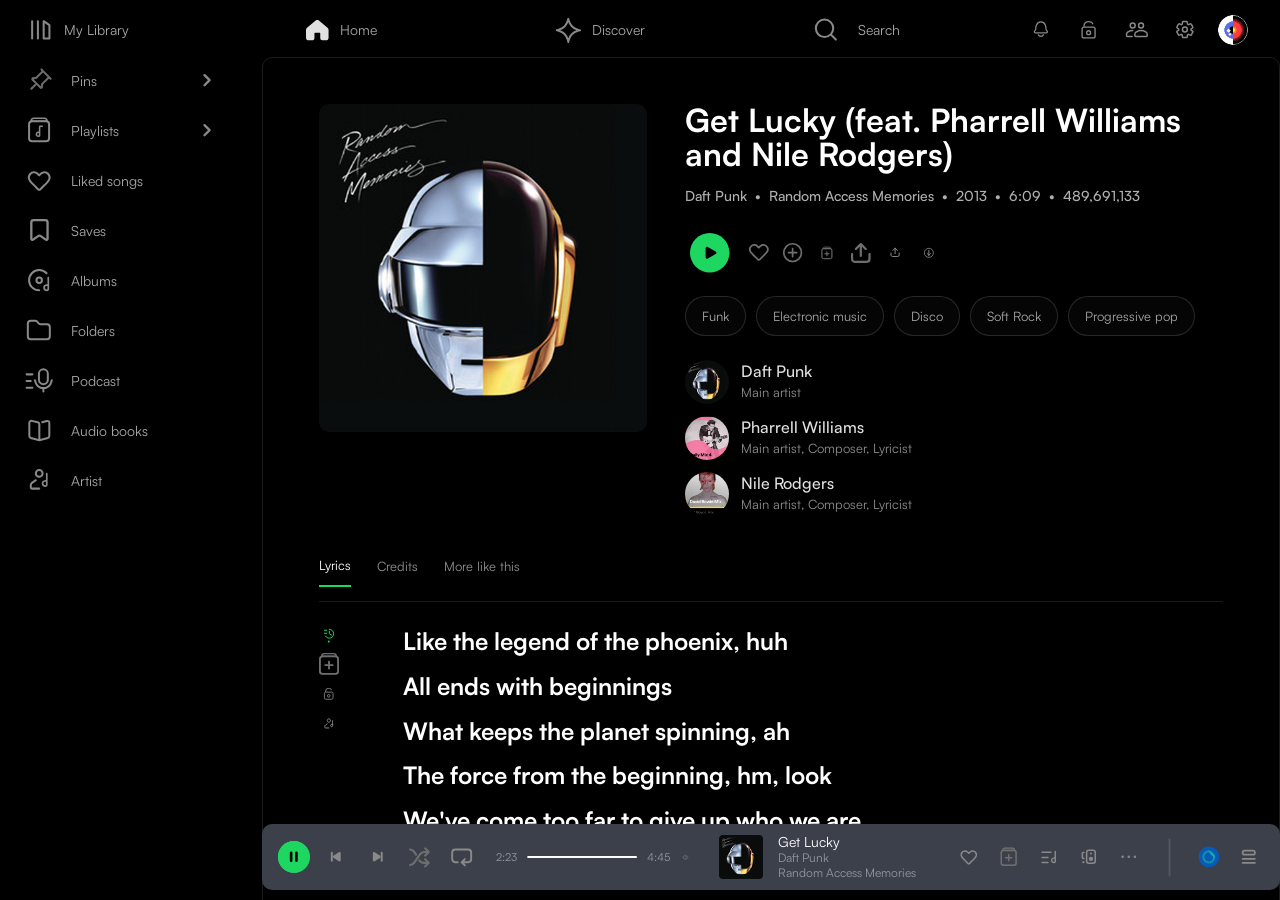
<file: pages/song.html>
<!doctype html>
<html lang="en">
  <head>
    <meta charset="UTF-8" />
    <meta name="viewport" content="width=device-width, initial-scale=1.0" />
    <title>Song - Spotify Clone</title>
    <link rel="stylesheet" href="../css/style.css" />
  </head>
  <body>
    <div class="app">
      <aside class="sidebar">
        <nav class="sidebar__nav" aria-label="Sidebar navigation">
          <ul class="sidebar__list">
            <li class="sidebar__item sidebar__item--current">
              <a href="library.html" class="sidebar__link"
                ><span class="sidebar__icon"
                  ><img src="../assets/icons/Library.svg" alt="Library" /></span
                ><span class="sidebar__text">My Library</span></a
              >
            </li>
            <li class="sidebar__item sidebar__item--active">
              <a href="song.html" class="sidebar__link"
                ><span class="sidebar__icon"
                  ><img src="../assets/icons/pinside.svg" alt="Pinside" /></span
                ><span class="sidebar__text">Pins</span>
                <span class="sidebar__arrow"><img src="../assets/icons/right.svg" alt="Right" /></span></a
              >
            </li>
            <li class="sidebar__item sidebar__item--active">
              <a href="playlist.html" class="sidebar__link"
                ><span class="sidebar__icon"
                  ><img src="../assets/icons/playlist.svg" alt="Playlist" /></span
                ><span class="sidebar__text">Playlists</span>
                <span class="sidebar__arrow"><img src="../assets/icons/right.svg" alt="Right" /></span></a
              >
            </li>
            <li class="sidebar__item sidebar__item--active">
              <a href="likedsongs.html" class="sidebar__link"
                ><span class="sidebar__icon"
                  ><img src="../assets/icons/like.svg" alt="Like" /></span
                ><span class="sidebar__text">Liked songs</span></a
              >
            </li>
            <li class="sidebar__item sidebar__item--active">
              <a href="aboutartist.html" class="sidebar__link"
                ><span class="sidebar__icon"
                  ><img src="../assets/icons/save.svg" alt="Save" /></span
                ><span class="sidebar__text">Saves</span></a
              >
            </li>
            <li class="sidebar__item sidebar__item--active">
              <a href="gridalbums.html" class="sidebar__link"
                ><span class="sidebar__icon"
                  ><img src="../assets/icons/album.svg" alt="Album" /></span
                ><span class="sidebar__text">Albums</span></a
              >
            </li>
            <li class="sidebar__item sidebar__item--active">
              <a href="aboutartist.html" class="sidebar__link"
                ><span class="sidebar__icon"
                  ><img src="../assets/icons/folder.svg" alt="Folder" /></span
                ><span class="sidebar__text">Folders</span></a
              >
            </li>
            <li class="sidebar__item sidebar__item--active">
              <a href="podcast.html" class="sidebar__link"
                ><span class="sidebar__icon"
                  ><img src="../assets/icons/podcast.svg" alt="Podcast" /></span
                ><span class="sidebar__text">Podcast</span></a
              >
            </li>
            <li class="sidebar__item sidebar__item--active">
              <a href="aboutartist.html" class="sidebar__link"
                ><span class="sidebar__icon"
                  ><img src="../assets/icons/audiobook.svg" alt="Audiobook" /></span
                ><span class="sidebar__text">Audio books</span></a
              >
            </li>
            <li class="sidebar__item sidebar__item--active">
              <a href="aboutartist.html" class="sidebar__link"
                ><span class="sidebar__icon"
                  ><img src="../assets/icons/artist.svg" alt="Artist" /></span
                ><span class="sidebar__text">Artist</span></a
              >
            </li>
          </ul>
        </nav>
      </aside>
      <div class="content-area">
        <header class="top-header">
          <nav class="top-header__nav" aria-label="Main navigation">
            <ul class="top-header__list">
              <li class="top-header__item">
                <a href="../index.html" class="top-header__link home-icon"
                  ><span class="top-header__icon top-header__icon--active"
                    ><img
                      src="../assets/icons/homecc.svg"
                      alt="Home icon" /></span
                  ><span>Home</span></a
                >
              </li>
              <li class="top-header__item">
                <a href="discover.html" class="top-header__link discover-icon"
                  ><span class="top-header__icon top-header__icon--active"
                    ><img
                      src="../assets/icons/Star 1.svg"
                      alt="Discover icon" /></span
                  ><span>Discover</span></a
                >
              </li>
              <li class="top-header__item">
                <a href="search.html" class="top-header__link search-icon"
                  ><span class="top-header__icon top-header__icon--active"
                    ><img
                      src="../assets/icons/search.svg"
                      alt="Search icon" /></span
                  ><span>Search</span></a
                >
              </li>
            </ul>
          </nav>
          <div class="top-header__actions" aria-label="Quick actions">
            <button
              class="top-header__action"
              type="button"
              aria-label="Notifications"
            >
              <span class="top-header__action-icon"
                ><img src="../assets/icons/news.svg" alt="News"
              /></span>
            </button>
            <button class="top-header__action" type="button" aria-label="Inbox">
              <span class="top-header__action-icon"
                ><img src="../assets/icons/private.svg" alt="Private"
              /></span>
            </button>
            <button class="top-header__action" type="button" aria-label="Users">
              <span class="top-header__action-icon"
                ><img src="../assets/icons/friends.svg" alt="Friends"
              /></span>
            </button>
            <button
              class="top-header__action"
              type="button"
              aria-label="Settings"
            >
              <span class="top-header__action-icon"
                ><img src="../assets/icons/setting.svg" alt="Setting"
              /></span>
            </button>
            <button
              class="top-header__action top-header__action--avatar"
              type="button"
              aria-label="Profile"
            >
              <span class="top-header__action-icon"
                ><img src="../assets/icons/sprite.svg" alt="Sprite"
              /></span>
            </button>
          </div>
        </header>
        <main class="main-content main-content--page">
          <section class="song-page-new">
            <div class="page-shell">
              <div class="song-hero">
                <div class="song-hero__cover">
                  <img
                    src="../assets/images/albmdaft.png"
                    alt="Song placeholder"
                  />
                </div>
                <div class="song-hero__content">
                  <h1 class="page-title page-title--large">
                    Get Lucky (feat. Pharrell Williams and Nile Rodgers)
                  </h1>
                  <p class="page-meta">
                    Daft Punk &nbsp;•&nbsp; Random Access Memories &nbsp;•&nbsp;
                    2013 &nbsp;•&nbsp; 6:09 &nbsp;•&nbsp; 489,691,133
                  </p>
                  <div class="control-row">
                    <button class="play-pill" aria-label="Play song">
                      <img src="../assets/icons/play.svg" alt="Play" /></button
                    ><button class="icon-button" aria-label="Like">
                      <img src="../assets/icons/heart.svg" alt="Heart" /></button
                    ><button class="icon-button" aria-label="Add">
                      <img src="../assets/icons/add.svg" alt="Add" /></button
                    ><button class="icon-button" aria-label="Playlist">
                      <img
                        src="../assets/icons/addtoplaylist.svg"
                        alt="Addtoplaylist"
                      /></button
                    ><button class="icon-button" aria-label="Download">
                      <img src="../assets/icons/uplaad.svg" alt="Uplaad" /></button
                    ><button class="icon-button" aria-label="Share">
                      <img src="../assets/icons/share.svg" alt="Share" /></button
                    ><button class="icon-button" aria-label="More">
                      <img src="../assets/icons/download.svg" alt="Download" />
                    </button>
                  </div>
                  <div class="tag-row">
                    <span class="tag-pill">Funk</span
                    ><span class="tag-pill">Electronic music</span
                    ><span class="tag-pill">Disco</span
                    ><span class="tag-pill">Soft Rock</span
                    ><span class="tag-pill">Progressive pop</span>
                  </div>
                  <div class="artist-list">
                    <article class="artist-chip">
                      <img src="../assets/images/playerbg.png" alt="Playerbg" />
                      <div>
                        <h3>Daft Punk</h3>
                        <p>Main artist</p>
                      </div>
                    </article>
                    <article class="artist-chip">
                      <img src="../assets/images/chuckberry.png" alt="Chuckberry" />
                      <div>
                        <h3>Pharrell Williams</h3>
                        <p>Main artist, Composer, Lyricist</p>
                      </div>
                    </article>
                    <article class="artist-chip">
                      <img src="../assets/images/davidbowie.png" alt="Davidbowie" />
                      <div>
                        <h3>Nile Rodgers</h3>
                        <p>Main artist, Composer, Lyricist</p>
                      </div>
                    </article>
                  </div>
                </div>
              </div>
              <nav class="subnav-tabs" aria-label="Song details">
                <a class="subnav-tabs__item subnav-tabs__item--active" href="#"
                  >Lyrics</a
                ><a class="subnav-tabs__item" href="#">Credits</a
                ><a class="subnav-tabs__item" href="#">More like this</a>
              </nav>
              <section class="lyrics-layout">
                <aside class="lyrics-tools">
                  <button
                    class="icon-button icon-button--green"
                    aria-label="Sync lyrics"
                  >
                    <img
                      src="../assets/icons/synced lyrics2.svg"
                      alt="Synced Lyrics2"
                    /></button
                  ><button class="icon-button" aria-label="Translate">
                    <img src="../assets/icons/Group.svg" alt="Group" /></button
                  ><button class="icon-button" aria-label="Comments">
                    <img src="../assets/icons/private.svg" alt="Private" /></button
                  ><button class="icon-button" aria-label="Text options">
                    <img src="../assets/icons/artist.svg" alt="Artist" />
                  </button>
                </aside>
                <div class="lyrics-card">
                  <p>Like the legend of the phoenix, huh</p>
                  <p>All ends with beginnings</p>
                  <p>What keeps the planet spinning, ah</p>
                  <p>The force from the beginning, hm, look</p>
                  <p>We've come too far to give up who we are</p>
                  <p>So let’s raise the bar and our cups to the stars</p>
                </div>
              </section>
            </div>
          </section>
        </main>
      </div>

      <footer class="player-bar">
        <div class="player-bar__main">
          <div class="player-bar__playback">
            <div class="player-bar__controls">
              <button
                class="player-bar__control player-bar__control--play"
                type="button"
                aria-label="Pause"
              >
                <span class="player-bar__control-icon"
                  ><img src="../assets/icons/stop.svg" alt="Stop"
                /></span>
              </button>
              <button
                class="player-bar__control"
                type="button"
                aria-label="Previous"
              >
                <span class="player-bar__control-icon"
                  ><img src="../assets/icons/prev.svg" alt="Prev"
                /></span>
              </button>
              <button
                class="player-bar__control"
                type="button"
                aria-label="Next"
              >
                <span class="player-bar__control-icon"
                  ><img src="../assets/icons/next.svg" alt="Next"
                /></span>
              </button>
              <button
                class="player-bar__control"
                type="button"
                aria-label="Shuffle"
              >
                <span class="player-bar__control-icon"
                  ><img src="../assets/icons/shuffle.svg" alt="Shuffle"
                /></span>
              </button>
              <button
                class="player-bar__control"
                type="button"
                aria-label="Repeat"
              >
                <span class="player-bar__control-icon"
                  ><img src="../assets/icons/repeat.svg" alt="Repeat"
                /></span>
              </button>
            </div>
            <div class="player-bar__timeline player-bar__timline--mobile">
              <span class="player-bar__time">2:23</span>
              <div class="player-bar__progress">
                <div class="player-bar__progress-fill"></div>
              </div>
                      <span class="player-bar__time">4:45</span>
        <button class="player-bar__control" type="button" aria-label="Volume"><span class="player-bar__control-icon"><img src="../assets/icons/volume.svg" alt="Volume"></span></button>
            </div>
          </div>
          <div class="player-bar__track-block">
            <div class="player-bar__cover">
              <img src="../assets/images/playerbg.png" alt="Album cover" />
            </div>
            <div class="player-bar__track">
              <p class="player-bar__track-title">Get Lucky</p>
              <p class="player-bar__track-artist">Daft Punk</p>
              <p class="player-bar__track-album">Random Access Memories</p>
            </div>
          </div>
              <div class="player-bar__actions player-bar__actions--mobile">
      <button class="player-bar__action" type="button" aria-label="Like"><span class="player-bar__action-icon"><img src="../assets/icons/like.svg" alt="Like"></span></button>
      <button class="player-bar__action player-bar__actions--mobile" type="button" aria-label="Add"><span class="player-bar__action-icon"><img src="../assets/icons/playlistpc.svg" alt="Playlistpc"></span></button>
      <button class="player-bar__action" type="button" aria-label="Queue"><span class="player-bar__action-icon"><img src="../assets/icons/lyrics.svg" alt="Lyrics"></span></button>
      <button class="player-bar__action" type="button" aria-label="Devices"><span class="player-bar__action-icon"><img src="../assets/icons/device.svg" alt="Device"></span></button>
      <button class="player-bar__action" type="button" aria-label="More"><span class="player-bar__action-icon"><img src="../assets/icons/more.svg" alt="More"></span></button>
      <button class="player-bar__action" type="button" aria-label="Mini player"><span class="player-bar__action-icon"><img src="../assets/icons/line.svg" alt="Line"></span></button>
      <button class="player-bar__action" type="button" aria-label="Mini player"><span class="player-bar__action-icon"><img src="../assets/icons/DJ.svg" alt="DJ"></span><span class="player-bar__action-icon--mobile"><img src="../assets/icons/playlistpc.svg" alt="Playlistpc"></span></button>
      <button class="player-bar__action" type="button" aria-label="Menu"><span class="player-bar__action-icon"><img src="../assets/icons/queue.svg" alt="Queue"></span><span class="player-bar__action-icon--mobile"><img src="../assets/icons/playjm.svg" alt="Playjm"></span></button>
    </div>
        </div>
      </footer>
      <nav class="mobile-nav" aria-label="Mobile navigation">
        <a href="../index.html" class="mobile-nav__item"
          ><span class="mobile-nav__icon"
            ><img src="../assets/icons/home.svg" alt="Home" /></span
          ><span class="mobile-nav__text">Home</span></a
        >
        <a href="search.html" class="mobile-nav__item"
          ><span class="mobile-nav__icon"
            ><img src="../assets/icons/search.svg" alt="Search" /></span
          ><span class="mobile-nav__text">Search</span></a
        >
        <a href="library.html" class="mobile-nav__item"
          ><span class="mobile-nav__icon"
            ><img src="../assets/icons/librarybg.svg" alt="Librarybg" /></span
          ><span class="mobile-nav__text">Library</span></a
        >
        <a href="artist.html" class="mobile-nav__item"
          ><span class="mobile-nav__icon"
            ><img src="../assets/icons/artist.svg" alt="Artist" /></span
          ><span class="mobile-nav__text">Artist</span></a
        >
      </nav>
    </div>
  </body>
</html>
</file>
<file: css/style.css>
@charset "UTF-8";
/**
* @license
*
* Font Family: Satoshi
* Designed by: Deni Anggara
* URL: https://www.fontshare.com/fonts/satoshi
* © 2026 Indian Type Foundry
*
* Satoshi Light 
* Satoshi LightItalic 
* Satoshi Regular 
* Satoshi Italic 
* Satoshi Medium 
* Satoshi MediumItalic 
* Satoshi Bold 
* Satoshi BoldItalic 
* Satoshi Black 
* Satoshi BlackItalic 
* Satoshi Variable (Variable font)
* Satoshi VariableItalic (Variable font)

*
*/
@font-face {
  font-family: "Satoshi-Light";
  src: url("../assets/Fonts/fonts/Satoshi-Light.woff2") format("woff2"), url("../assets/Fonts/fonts/Satoshi-Light.woff") format("woff"), url("../assets/Fonts/fonts/Satoshi-Light.ttf") format("truetype");
  font-weight: 300;
  font-display: swap;
  font-style: normal;
}
@font-face {
  font-family: "Satoshi-LightItalic";
  src: url("../assets/Fonts/fonts/Satoshi-LightItalic.woff2") format("woff2"), url("../assets/Fonts/fonts/Satoshi-LightItalic.woff") format("woff"), url("../assets/Fonts/fonts/Satoshi-LightItalic.ttf") format("truetype");
  font-weight: 300;
  font-display: swap;
  font-style: italic;
}
@font-face {
  font-family: "Satoshi-Regular";
  src: url("../assets/Fonts/fonts/Satoshi-Regular.woff2") format("woff2"), url("../assets/Fonts/fonts/Satoshi-Regular.woff") format("woff"), url("../assets/Fonts/fonts/Satoshi-Regular.ttf") format("truetype");
  font-weight: 400;
  font-display: swap;
  font-style: normal;
}
@font-face {
  font-family: "Satoshi-Italic";
  src: url("../assets/Fonts/fonts/Satoshi-Italic.woff2") format("woff2"), url("../assets/Fonts/fonts/Satoshi-Italic.woff") format("woff"), url("../assets/Fonts/fonts/Satoshi-Italic.ttf") format("truetype");
  font-weight: 400;
  font-display: swap;
  font-style: italic;
}
@font-face {
  font-family: "Satoshi-Medium";
  src: url("../assets/Fonts/fonts/Satoshi-Medium.woff2") format("woff2"), url("../assets/Fonts/fonts/Satoshi-Medium.woff") format("woff"), url("../assets/Fonts/fonts/Satoshi-Medium.ttf") format("truetype");
  font-weight: 500;
  font-display: swap;
  font-style: normal;
}
@font-face {
  font-family: "Satoshi-MediumItalic";
  src: url("../assets/Fonts/fonts/Satoshi-MediumItalic.woff2") format("woff2"), url("../assets/Fonts/fonts/Satoshi-MediumItalic.woff") format("woff"), url("../assets/Fonts/fonts/Satoshi-MediumItalic.ttf") format("truetype");
  font-weight: 500;
  font-display: swap;
  font-style: italic;
}
@font-face {
  font-family: "Satoshi-Bold";
  src: url("../assets/Fonts/fonts/Satoshi-Bold.woff2") format("woff2"), url("../assets/Fonts/fonts/Satoshi-Bold.woff") format("woff"), url("../assets/Fonts/fonts/Satoshi-Bold.ttf") format("truetype");
  font-weight: 700;
  font-display: swap;
  font-style: normal;
}
@font-face {
  font-family: "Satoshi-BoldItalic";
  src: url("../assets/Fonts/fonts/Satoshi-BoldItalic.woff2") format("woff2"), url("../assets/Fonts/fonts/Satoshi-BoldItalic.woff") format("woff"), url("../assets/Fonts/fonts/Satoshi-BoldItalic.ttf") format("truetype");
  font-weight: 700;
  font-display: swap;
  font-style: italic;
}
@font-face {
  font-family: "Satoshi-Black";
  src: url("../assets/Fonts/fonts/Satoshi-Black.woff2") format("woff2"), url("../assets/Fonts/fonts/Satoshi-Black.woff") format("woff"), url("../assets/Fonts/fonts/Satoshi-Black.ttf") format("truetype");
  font-weight: 900;
  font-display: swap;
  font-style: normal;
}
@font-face {
  font-family: "Satoshi-BlackItalic";
  src: url("../assets/Fonts/fonts/Satoshi-BlackItalic.woff2") format("woff2"), url("../assets/Fonts/fonts/Satoshi-BlackItalic.woff") format("woff"), url("../assets/Fonts/fonts/Satoshi-BlackItalic.ttf") format("truetype");
  font-weight: 900;
  font-display: swap;
  font-style: italic;
}
/**
* This is a variable font
* You can control variable axes as shown below:
* font-variation-settings: wght 900.0;
*
* available axes:
'wght' (range from 300.0 to 900.0
*/
@font-face {
  font-family: "Satoshi-Variable";
  src: url("../assets/Fonts/fonts/Satoshi-Variable.woff2") format("woff2"), url("../assets/Fonts/fonts/Satoshi-Variable.woff") format("woff"), url("../assets/Fonts/fonts/Satoshi-Variable.ttf") format("truetype");
  font-weight: 300 900;
  font-display: swap;
  font-style: normal;
}
/**
* This is a variable font
* You can control variable axes as shown below:
* font-variation-settings: wght 900.0;
*
* available axes:
'wght' (range from 300.0 to 900.0
*/
@font-face {
  font-family: "Satoshi-VariableItalic";
  src: url("../assets/Fonts/fonts/Satoshi-VariableItalic.woff2") format("woff2"), url("../assets/Fonts/fonts/Satoshi-VariableItalic.woff") format("woff"), url("../assets/Fonts/fonts/Satoshi-VariableItalic.ttf") format("truetype");
  font-weight: 300 900;
  font-display: swap;
  font-style: italic;
}
/* =====================
  Mixins
===================== */
/* =====================
  Reset / Base
===================== */
/* =====================
  Reset
===================== */
*,
*::before,
*::after {
  box-sizing: border-box;
}

html {
  -ms-overflow-style: none;
  scrollbar-width: none;
}
html::-webkit-scrollbar {
  display: none;
}

body,
h1,
h2,
h3,
h4,
p,
ul {
  margin: 0;
}

ul {
  padding: 0;
  list-style: none;
}

button,
input,
textarea,
select {
  font: inherit;
}

button {
  background: transparent;
  border: none;
  padding: 0;
  cursor: pointer;
}

a {
  color: inherit;
  text-decoration: none;
}

img {
  display: block;
  max-width: 100%;
}

/* =====================
  Helpers
===================== */
/* =====================
  Base
===================== */
body {
  min-width: 1200px;
  background-color: #000000;
  color: #ffffff;
  font-family: "Satoshi-Regular";
  overflow: hidden;
}

@media (max-width: 768px) {
  body {
    min-width: 320px;
    overflow-x: hidden;
  }
}
/* =====================
  Typography
===================== */
body {
  font-size: 14px;
  line-height: 1.4;
}

h2 {
  font-size: 29px;
  font-weight: 700;
  line-height: 1.2;
}

h3 {
  font-size: 14px;
  font-weight: 700;
  line-height: 1.3;
}

p {
  font-size: 12px;
  line-height: 1.4;
}

/* =====================
  App Layout
===================== */
/* =====================
  Top Header
===================== */
/* =====================
  Sidebar Navigation (merged look)
===================== */
/* =====================
  Sidebar Styles
===================== */
.sidebar {
  min-height: 100vh;
  margin: 10px 7px 30px 7px;
  background-color: #000000;
}

.sidebar__link--with-arrow {
  display: flex;
  align-items: center;
  width: 100%;
}

.sidebar__arrow {
  margin-left: auto;
  display: flex;
  align-items: center;
  justify-content: center;
  flex-shrink: 0;
}

.sidebar__arrow img {
  width: 25px;
  height: 25px;
  flex-shrink: 0;
  height: 100%;
  width: 100%;
  display: block;
  object-fit: cover;
}

.sidebar__nav {
  height: 100%;
}

.sidebar__list {
  display: flex;
  flex-direction: column;
  gap: 10px;
}

.sidebar__item {
  position: relative;
  width: 248px;
  height: 40px;
  border-radius: 5px;
}

.sidebar__link {
  display: flex;
  align-items: center;
  gap: 11px;
  min-height: 40px;
  padding: 0 18px 0 12px;
  color: #a7a7a7;
  transition: color 0.2s ease, background-color 0.2s ease;
  margin-right: 10px;
}

.sidebar__item--current {
  padding-left: 10px;
}

.sidebar__item--current:hover {
  background-color: #202020;
}

.sidebar__item--active .sidebar__link {
  color: #a7a7a7;
}

.sidebar__icon img {
  width: 25px;
  height: 25px;
  flex-shrink: 0;
  height: 100%;
  width: 100%;
  display: block;
  object-fit: cover;
}

.sidebar__item--active:hover {
  background-color: #202020;
}

.sidebar__text {
  font-size: 14px;
  font-weight: 400;
  line-height: 1;
  font-family: "Satoshi-Regular";
}

@media (max-width: 768px) {
  .sidebar {
    display: none;
  }
}
/* =====================
  App Layout
===================== */
.app {
  display: grid;
  grid-template-columns: 262px 1fr;
  grid-template-rows: 1fr;
  height: 100vh;
  overflow: hidden;
}

.content-area {
  display: flex;
  flex-direction: column;
  min-width: 0;
  min-height: 0;
  overflow: hidden;
}

@media (max-width: 768px) {
  .app {
    display: block;
    height: 100dvh;
  }
  .content-area {
    height: 100dvh;
  }
}
/* =====================
  Global Header (matches screenshot layout)
===================== */
/* =====================
  Header Styles
===================== */
.top-header {
  display: flex;
  align-items: center;
  justify-content: space-between;
  min-height: 54px;
  padding: 0 32px 0 32px;
  background-color: #000000;
  flex-shrink: 0;
  margin-top: 3px;
}

.top-header__nav {
  min-width: 0;
}

.top-header__list {
  display: flex;
  align-items: center;
  gap: 40px;
}

.top-header__item {
  display: flex;
  border-radius: 12px;
  background-color: #000000;
  padding-left: 12px;
  width: 210px;
  height: 46px;
}

.top-header__link {
  display: flex;
  align-items: center;
  gap: 11px;
  color: #a7a7a7;
  font-size: 14px;
}

.top-header__item--active .top-header__link {
  color: #a7a7a7;
  height: 46px;
  width: 210px;
}

.top-header__item:hover {
  background-color: #111111;
}

.top-header__icon img {
  width: 18px;
  height: 18px;
  flex-shrink: 0;
  width: 100%;
  height: 100%;
  display: block;
  object-fit: contain;
  flex-shrink: 0;
}

.icon-home:hover img {
  content: url("../assets/icons/homebg.svg");
}

.search-icon:hover img {
  content: url("../assets/icons/searchbg.svg");
}

.top-header__actions {
  display: flex;
  align-items: center;
  gap: 18px;
}

.top-header__action {
  display: flex;
  align-items: center;
  justify-content: space-between;
}

.top-header__action-icon img {
  width: 30px;
  height: 30px;
  display: block;
  object-fit: contain;
}

.icon-button--active {
  display: flex;
  align-items: center;
  margin-left: 10px;
}

.top-header__item--search {
  position: relative;
  width: 210px;
  height: 46px;
  margin-top: 7px;
}

.top-header__search-box {
  display: flex;
  align-items: center;
  gap: 10px;
  width: 160px;
  height: 40px;
  padding: 0 14px;
  border-radius: 999px;
  border: 1px solid transparent;
  background-color: transparent;
  overflow: hidden;
  transition: all 0.3s ease;
}

.top-header__search-box:focus-within {
  width: 220px;
  background-color: #121212;
  border-color: #232323;
}

.top-header__search-icon {
  width: 22px;
  height: 22px;
  flex-shrink: 0;
  flex-shrink: 0;
  display: block;
}

.top-header__search-input {
  width: 100%;
  min-width: 0;
  border: none;
  outline: none;
  background: transparent;
  color: #ffffff;
  font-size: 12px;
}

.top-header__search-input::placeholder {
  color: #a7a7a7;
}

@media (max-width: 768px) {
  .top-header {
    display: none;
  }
}
/* =====================
  Main Content Styles
===================== */
.main-content {
  flex: 1;
  padding: 18px 32px 40px;
  min-height: 0;
  height: calc(100vh - 81px);
  min-width: 0;
  overflow-y: auto;
  overflow-x: hidden;
  border: 1px solid #1c1c1c;
  border-radius: 10px;
  margin-bottom: 4px;
  -ms-overflow-style: none;
  scrollbar-width: none;
}
.main-content::-webkit-scrollbar {
  display: none;
}

@media (max-width: 768px) {
  .main-content {
    height: 100dvh;
    padding: 16px 16px 170px;
    border: none;
    border-radius: 0;
    margin-bottom: 0;
    background-color: #000000;
    overflow-y: auto;
    overflow-x: hidden;
  }
}
.mobile-nav {
  display: none;
}

@media (max-width: 768px) {
  .mobile-nav {
    position: fixed;
    left: 0;
    right: 0;
    bottom: 0;
    z-index: 30;
    display: grid;
    grid-template-columns: repeat(5, 1fr);
    align-items: center;
    height: 68px;
    padding: 8px 8px 10px;
    background: rgba(0, 0, 0, 0.5);
    backdrop-filter: blur(10px);
    -webkit-backdrop-filter: blur(10px);
    border-top: 1px solid rgba(255, 255, 255, 0.06);
  }
  .mobile-nav__item {
    display: flex;
    flex-direction: column;
    align-items: center;
    justify-content: center;
    gap: 4px;
    color: #898989;
    font-size: 11px;
    line-height: 1;
  }
  .mobile-nav__icon {
    width: 22px;
    height: 22px;
    display: block;
  }
  .mobile-nav__text {
    line-height: 1;
  }
}
/* =====================
  Filter Chips
===================== */
/* =====================
  Filter Chips
===================== */
.filter-bar {
  display: flex;
  align-items: center;
  justify-content: space-between;
  overflow: hidden;
}

.filters {
  display: flex;
  gap: 10px;
  margin-bottom: 24px;
}

.filters__chip {
  min-height: 29px;
  padding: 0 14px;
  border-radius: 8px;
  background-color: #171717;
  color: #a7a7a7;
  font-size: 14px;
  line-height: 1;
  transition: background-color 0.2s ease, color 0.2s ease;
}

.filters__chip--active {
  background-color: #171717;
  color: #a7a7a7;
  font-size: 14px;
}

.filters__chip--active:hover {
  color: black;
  background-color: white;
}

.filters__chip:hover {
  color: black;
  background-color: white;
}

.quick-mixes {
  display: none;
}

@media (max-width: 768px) {
  .filter-bar {
    align-items: center;
    margin-bottom: 18px;
  }
  .filters {
    gap: 8px;
    margin-bottom: 0;
    overflow-x: auto;
    scrollbar-width: none;
  }
  .filters::-webkit-scrollbar {
    display: none;
  }
  .filters__chip {
    min-height: 36px;
    padding: 0 14px;
    border-radius: 10px;
    white-space: nowrap;
  }
  .fillter__icon--right {
    flex-shrink: 0;
  }
  .filter_icon {
    width: 36px;
    height: 36px;
    display: grid;
    place-items: center;
  }
  .quick-mixes {
    display: grid;
    grid-template-columns: repeat(2, minmax(0, 1fr));
    gap: 10px;
    margin-bottom: 28px;
  }
  .quick-mix-card {
    display: flex;
    align-items: center;
    gap: 10px;
    min-width: 0;
    min-height: 54px;
    padding: 6px;
    border-radius: 12px;
    background: #1a1a1a;
  }
  .quick-mix-card__cover {
    width: 42px;
    height: 42px;
    border-radius: 8px;
    overflow: hidden;
    flex-shrink: 0;
    background: #101010;
  }
  .quick-mix-card__cover img {
    width: 100%;
    height: 100%;
    object-fit: cover;
  }
  .quick-mix-card__meta {
    min-width: 0;
  }
  .quick-mix-card__title,
  .quick-mix-card__artist {
    margin: 0;
    white-space: nowrap;
    overflow: hidden;
    text-overflow: ellipsis;
  }
  .quick-mix-card__title {
    font-size: 13px;
    color: #ffffff;
  }
  .quick-mix-card__artist {
    font-size: 12px;
    color: #8f8f8f;
  }
}
/* =====================
  Sections / Cards
===================== */
/* =====================
  Card Styles
===================== */
.cards-row {
  display: grid;
  grid-template-columns: repeat(8, minmax(110px, 1fr));
  gap: 18px;
}

.music-card {
  display: block;
  min-width: 0;
  color: #ffffff;
}

.music-card__media {
  position: relative;
  width: 100%;
  aspect-ratio: 1/1;
  margin-bottom: 11px;
}

.music-card__image {
  position: relative;
  z-index: 2;
  width: 100%;
  aspect-ratio: 1/1;
  border-radius: 8px;
  box-shadow: 0 8px 24px rgba(0, 0, 0, 0.25);
  overflow: hidden;
}
.music-card__image img {
  width: 100%;
  height: 100%;
  object-fit: cover;
}

.music-card__title {
  overflow: hidden;
  white-space: nowrap;
  text-overflow: ellipsis;
  margin-bottom: 4px;
  font-size: 14px;
  font-weight: 700;
}

.music-card__subtitle {
  overflow: hidden;
  display: -webkit-box;
  -webkit-line-clamp: 2;
  -webkit-box-orient: vertical;
  color: #a7a7a7;
  font-size: 11px;
}

@media (max-width: 768px) {
  .cards-row {
    display: flex;
    gap: 12px;
    overflow-x: auto;
    padding-bottom: 4px;
    scrollbar-width: none;
    -ms-overflow-style: none;
  }
  .cards-row::-webkit-scrollbar {
    display: none;
  }
  .music-card {
    min-width: 0;
  }
  .cards-row .music-card {
    flex: 0 0 140px;
  }
  .music-card__title {
    font-size: 14px;
  }
  .music-card__subtitle {
    font-size: 11px;
    line-height: 1.35;
  }
  .music-card__media {
    width: 100%;
  }
  .cards-slider {
    display: flex;
    gap: 12px;
    overflow-x: auto;
    scroll-snap-type: x proximity;
    padding-bottom: 4px;
    scrollbar-width: none;
  }
  .cards-slider::-webkit-scrollbar {
    display: none;
  }
  .cards-slider .music-card {
    flex: 0 0 140px;
    scroll-snap-align: start;
  }
}
/* =====================

===================== */
/* =====================
  Player Styles
===================== */
.player-bar {
  position: fixed;
  left: 262px;
  right: 0;
  bottom: 10px;
  z-index: 20;
  overflow: hidden;
  width: calc(100% - 262px);
  min-height: 60px;
  padding: 10px 16px;
  border-radius: 10px;
  background-color: #3b404a;
}

.player-bar__main {
  display: flex;
  align-items: center;
  justify-content: space-between;
  gap: 28px;
  width: 100%;
}

.player-bar__playback {
  display: flex;
  align-items: center;
  gap: 18px;
  flex: 1;
  min-width: 0;
}

.player-bar__controls {
  display: flex;
  align-items: center;
  gap: 10px;
  flex-shrink: 0;
}

.player-bar__timeline {
  display: flex;
  align-items: center;
  gap: 10px;
  flex: 1;
  min-width: 0;
}

.player-bar__progress {
  height: 2px;
  width: 317px;
  border-radius: 999px;
  background: rgba(255, 255, 255, 0.18);
  overflow: hidden;
}

.player-bar__progress-fill {
  width: 217px;
  height: 100%;
  background: #fff;
  border-radius: inherit;
}

.player-bar__track-block {
  display: flex;
  align-items: center;
  gap: 15px;
  flex: 0.5;
}

.player-bar__action-icon--mobile--active {
  display: none;
}

.player-bar__cover {
  width: 44px;
  height: 44px;
  border-radius: 4px;
  overflow: hidden;
  flex-shrink: 0;
}

.player-bar__cover img {
  width: 100%;
  height: 100%;
  object-fit: cover;
  display: block;
}

.player-bar__track {
  min-width: 0;
}

.player-bar__actions {
  display: flex;
  align-items: center;
  gap: 10px;
  flex-shrink: 0;
}

.player-bar__control,
.player-bar__action {
  display: inline-flex;
  align-items: center;
  justify-content: center;
  padding: 0;
  border: 0;
  background: transparent;
  cursor: pointer;
}

.player-bar__control {
  width: 32px;
  height: 32px;
}

.player-bar__control--play {
  width: 32px;
  height: 32px;
  border-radius: 50%;
  background: #1ed760;
}

.player-bar__control--volume {
  width: 24px;
  height: 24px;
}

.player-bar__action {
  width: 30px;
  height: 30px;
}

.player-bar__action--divider {
  margin-left: 8px;
  padding-left: 14px;
  border-left: 1px solid rgba(255, 255, 255, 0.18);
}

.player-bar__control-icon .player-bar__action-icon {
  width: 25px;
  height: 25px;
  flex-shrink: 0;
  object-fit: contain;
  border-radius: 4px;
  display: block;
  opacity: 1;
}

.player-bar__time {
  font-size: 11px;
  color: rgba(255, 255, 255, 0.45);
}

.player-bar__track-title {
  font-size: 14px;
  font-weight: 500;
  line-height: 1.2;
  color: #fff;
}

.player-bar__track-artist,
.player-bar__track-album {
  font-size: 12px;
  line-height: 1.2;
  color: rgba(255, 255, 255, 0.45);
}

.player-bar__action-icon--mobile {
  display: none;
}

@media (max-width: 768px) {
  .player-bar {
    position: fixed;
    left: 8px;
    right: 8px;
    bottom: 72px;
    width: auto;
    min-height: 64px;
    padding: 8px 10px;
    border-radius: 10px;
    background: #333842;
    z-index: 40;
  }
  .player-bar__main {
    display: flex;
    align-items: center;
    justify-content: space-between;
    gap: 10px;
  }
  .player-bar__playback {
    display: none;
  }
  .player-bar__track-block {
    display: flex;
    align-items: center;
    flex: 1;
    min-width: 0;
    gap: 10px;
  }
  .player-bar__cover {
    width: 40px;
    height: 40px;
    border-radius: 8px;
    flex-shrink: 0;
  }
  .player-bar__cover img {
    width: 100%;
    height: 100%;
    object-fit: cover;
    border-radius: 8px;
  }
  .player-bar__track {
    min-width: 0;
  }
  .player-bar__track-title {
    font-size: 14px;
    white-space: nowrap;
  }
  .player-bar__track-artist {
    display: block;
    font-size: 12px;
    color: rgba(255, 255, 255, 0.72);
    white-space: nowrap;
  }
  .player-bar__track-album {
    display: none;
  }
  .player-bar__actions--mobile {
    display: flex;
    align-items: center;
    gap: 10px;
  }
  .player-bar__action-icon {
    display: none;
  }
  .player-bar__timline--mobile {
    display: flex;
    flex-direction: column;
    align-items: center;
  }
  .player-bar__action-icon--mobile {
    width: 30px;
    height: 30px;
    display: block;
  }
}
/* =====================
  Content Section
===================== */
.content-section {
  margin-bottom: 32px;
}

.content-section__head {
  display: flex;
  align-items: center;
  justify-content: space-between;
  gap: 18px;
  margin-bottom: 18px;
}

.content-section__title {
  color: #ffffff;
  font-family: "satoshi-bold";
  font-size: 20px;
}

.content-section__actions {
  display: flex;
  align-items: center;
  gap: 11px;
}

.content-section__button {
  display: flex;
  align-items: center;
  justify-content: space-between;
  width: 30px;
  height: 30px;
}

.content-section__button-icon {
  width: 30px;
  height: 30px;
  border-radius: 50%;
}

@media (max-width: 768px) {
  .content-section {
    margin-bottom: 28px;
  }
  .content-section__head {
    margin-bottom: 14px;
  }
  .content-section__title {
    font-size: 18px;
  }
  .content-section__actions {
    gap: 6px;
  }
  .content-section__button:not(:last-child) {
    display: none;
  }
}
/* =====================
  Multi-page additions
*/
.main-content--playlist {
  overflow-y: auto;
  padding: 0 0 160px;
  background: linear-gradient(90deg, rgba(59, 79, 182, 0.47) 0%, rgba(6, 6, 6, 0.47) 100%);
}

.main-content--podcast {
  background: linear-gradient(90deg, rgba(128, 72, 22, 0.55) 0%, rgba(54, 27, 6, 0.7) 45%, rgba(0, 0, 0, 0.96) 100%);
}

.page-shell {
  padding: 28px 24px 0;
}

.page-shell--split,
.artist-home-grid {
  display: grid;
  grid-template-columns: minmax(0, 1fr) 264px;
  gap: 28px;
}

.page-eyebrow {
  color: #9f9f9f;
  font-size: 14px;
  margin-bottom: 8px;
}

.page-title {
  font-family: "satoshi-bold";
  font-size: 36px;
  line-height: 1.05;
  margin-bottom: 14px;
  font-weight: 700;
}

.page-title--large {
  font-size: 32px;
  max-width: 720px;
}

.page-subtitle,
.page-meta {
  color: #b0b0b0;
  font-size: 14px;
  line-height: 1.6;
  font-family: "Satoshi-Medium";
  font-weight: 500;
}

.page-hero,
.album-intro,
.song-hero,
.library-toolbar {
  display: flex;
  align-items: flex-start;
  justify-content: space-between;
  gap: 24px;
}

.page-hero--search {
  align-items: center;
}

.search-bar {
  width: min(420px, 100%);
}

.search-bar__field {
  display: flex;
  align-items: center;
  gap: 12px;
  padding: 16px 18px;
  border-radius: 999px;
  background: rgba(255, 255, 255, 0.08);
  border: 1px solid rgba(255, 255, 255, 0.1);
}

.search-bar__field input {
  flex: 1;
  background: transparent;
  border: 0;
  color: #E0E0E0;
  outline: none;
}

.genre-grid {
  display: grid;
  grid-template-columns: repeat(3, minmax(0, 1fr));
  gap: 22px;
  margin-top: 28px;
}

.genre-card {
  position: relative;
  min-height: 180px;
  overflow: hidden;
  border-radius: 18px;
  padding: 24px;
}

.genre-card h2 {
  font-family: "Satoshi-Bold";
  font-size: 28px;
}

.genre-card__media {
  position: absolute;
  right: 10px;
  bottom: -12px;
  width: 120px;
  height: 120px;
  transform: rotate(24deg);
}

.genre-card__media img {
  width: 100%;
  height: 100%;
  object-fit: cover;
  border-radius: 12px;
}

.genre-card--violet {
  background: linear-gradient(135deg, #6338dc, #35146d);
}

.genre-card--pink {
  background: linear-gradient(135deg, #d73d74, #7b1538);
}

.genre-card--blue {
  background: linear-gradient(135deg, #1570cb, #0b345f);
}

.genre-card--orange {
  background: linear-gradient(135deg, #cd6a1c, #7a3702);
}

.genre-card--green {
  background: linear-gradient(135deg, #1a8b4d, #0e4528);
}

.genre-card--teal {
  background: linear-gradient(135deg, #25888a, #10484a);
}

.search-page--mockup {
  background: #050505;
}

.search-bar--wide {
  width: min(560px, 100%);
}

.search-section {
  margin-top: 28px;
}

.search-section__head {
  display: flex;
  align-items: center;
  justify-content: space-between;
  gap: 16px;
  margin-bottom: 18px;
}

.search-section__head--simple {
  margin-bottom: 0;
}

.search-section__title,
.search-page__headline {
  font-family: "Satoshi-Bold";
  font-size: 30px;
  color: #f2f2f2;
}

.search-page__headline {
  font-size: 36px;
}

.search-section__more,
.search-section__nav-button {
  color: #777;
  font-size: 26px;
  line-height: 1;
}

.search-section__nav {
  display: flex;
  align-items: center;
  gap: 18px;
}

.recent-searches {
  display: flex;
  align-items: flex-start;
  gap: 24px;
  flex-wrap: wrap;
}

.recent-search-card {
  position: relative;
  width: 134px;
}

.recent-search-card__remove {
  position: absolute;
  top: -6px;
  right: -2px;
  z-index: 2;
  width: 28px;
  height: 28px;
  border-radius: 50%;
  background: rgba(20, 10, 10, 0.85);
  color: #b66;
  font-size: 20px;
  line-height: 1;
}

.recent-search-card__image {
  width: 134px;
  height: 134px;
  border-radius: 18px;
  overflow: hidden;
  background: #111;
  margin-bottom: 10px;
}

.recent-search-card__image--round {
  border-radius: 50%;
}

.recent-search-card__image img {
  width: 100%;
  height: 100%;
  object-fit: cover;
}

.recent-search-card h3 {
  font-size: 20px;
  margin-bottom: 6px;
}

.recent-search-card p {
  color: #757575;
  font-size: 13px;
}

.search-card-row {
  display: grid;
  grid-template-columns: repeat(8, minmax(0, 1fr));
  gap: 12px;
}

.search-tile {
  position: relative;
  min-height: 136px;
  border-radius: 10px;
  overflow: hidden;
  padding: 16px;
}

.search-tile h3 {
  max-width: 110px;
  font-family: "Satoshi-Bold";
  font-size: 18px;
  line-height: 1.25;
}

.search-tile__art {
  position: absolute;
  right: -10px;
  bottom: -14px;
  width: 92px;
  height: 92px;
  transform: rotate(24deg);
  border-radius: 10px;
  overflow: hidden;
}

.search-tile__art img {
  width: 100%;
  height: 100%;
  object-fit: cover;
}

.search-tile--blue {
  background: #2c3f7d;
}

.search-tile--orange {
  background: #ca6a03;
}

.search-tile--navy {
  background: #2d437c;
}

.search-tile--lavender {
  background: #8d6ab0;
}

.search-tile--magenta {
  background: #b42aa2;
}

.search-tile--purple {
  background: #9570b5;
}

.search-tile--gray {
  background: #8a8a8a;
}

.search-tile--amber {
  background: #cf7608;
}

.search-tile--burnt {
  background: #ea5e00;
}

.search-tile--plum {
  background: #59425d;
}

.search-tile--teal-deep {
  background: #0d6d5c;
}

.search-tile--red {
  background: #f31228;
}

.search-tile--indigo {
  background: #30457d;
}

.search-tile--crimson {
  background: #ff1830;
}

.search-tile--steel {
  background: #6790b9;
}

.library-toolbar {
  margin-bottom: 26px;
}

.library-toolbar__actions {
  display: flex;
  align-items: center;
  gap: 12px;
  color: #959595;
}

.library-toolbar__label {
  font-size: 14px;
}

.icon-button,
.follow-pill,
.tag-pill {
  display: flex;
  align-items: center;
  justify-content: flex-end;
  border-radius: 5px;
}

.icon-button--search {
  margin-left: 20px;
}

.icon-button {
  width: 20px;
  height: 20px;
}

.icon-button img {
  width: 30px;
  height: 30px;
  object-fit: contain;
}

.icon-button--green {
  border-color: transparent;
  background: transparent;
}

.play-pill {
  width: 50px;
  height: 50px;
  display: inline-flex;
  align-items: center;
  justify-content: center;
}

.play-pill img {
  width: 40px;
  height: 40px;
}

.control-row {
  display: flex;
  align-items: center;
  gap: 14px;
  margin-top: 20px;
  flex-wrap: wrap;
}

.table-card {
  background: rgba(0, 0, 0, 0.22);
}

.table-card--transparent {
  background: transparent;
}

.media-table,
.media-table__row {
  display: grid;
  grid-template-columns: 30px minmax(260px, 1.7fr) minmax(180px, 1.1fr) 80px 48px;
  gap: 16px;
  align-items: center;
}

.media-table--head {
  padding: 14px 10px;
  color: #7d7d7d;
  font-size: 13px;
  border-bottom: 1px solid rgba(255, 255, 255, 0.1);
}

.media-table__body {
  display: grid;
  gap: 6px;
}

.media-table__row {
  min-height: 56px;
  padding: 10px;
  border-radius: 12px;
}

.media-table__row:hover {
  background: rgba(255, 255, 255, 0.04);
}

.media-table__title-group {
  display: flex;
  align-items: center;
  gap: 12px;
  min-width: 0;
}

.media-table__title-group--stack {
  gap: 0;
}

.media-table__thumb {
  width: 32px;
  height: 32px;
  border-radius: 6px;
  object-fit: cover;
}

.media-table__title-group h3,
.artist-chip h3,
.artist-pick h3 {
  font-size: 16px;
  font-family: "Satoshi-Medium";
  color: #E0E0E0;
  font-weight: 500;
}

.media-table__title-group p,
.artist-chip p,
.artist-banner__meta,
.artist-stats span,
.about-copy p,
.artist-pick p {
  color: #8d8d8d;
  font-size: 13px;
  line-height: 1.6;
}

.media-table__album,
.media-table__duration,
.media-table__index {
  color: #b9b9b9;
  font-size: 14px;
}

.album-layout {
  min-width: 0;
}

.album-page-new--feature .page-title {
  margin-bottom: 16px;
}

.album-intro--feature {
  margin-bottom: 12px;
}

.control-row--album {
  gap: 18px;
}

.side-panel {
  padding-top: 18px;
}

.side-panel--album-feature {
  padding-top: 0;
}

.cover-card {
  border-radius: 10px;
  overflow: hidden;
  background: rgba(255, 255, 255, 0.04);
  box-shadow: 0 16px 40px rgba(0, 0, 0, 0.35);
}

.cover-card img {
  width: 100%;
  aspect-ratio: 1/1;
  object-fit: cover;
}

.cover-card--album-feature {
  background: #0a0a0a;
}

.cover-card--mix {
  position: relative;
}

.cover-card--mix::after {
  content: "";
  position: absolute;
  left: 0;
  right: 0;
  bottom: 0;
  height: 8px;
  background: #5d18ff;
}

.tag-row {
  display: flex;
  flex-wrap: wrap;
  gap: 10px;
  margin: 18px 0 24px;
}

.tag-pill {
  color: #a6a6a6;
  font-size: 13px;
  padding: 10px 16px;
  background: rgba(255, 255, 255, 0.02);
  border: 1px solid rgba(255, 255, 255, 0.14);
  border-radius: 999px;
}

.artist-list {
  display: grid;
  gap: 12px;
}

.artist-chip {
  display: flex;
  align-items: center;
  gap: 12px;
}

.artist-chip img {
  width: 44px;
  height: 44px;
  border-radius: 50%;
  object-fit: cover;
}

.album-search {
  margin-top: 48px;
}

.song-hero {
  display: grid;
  grid-template-columns: 328px minmax(0, 1fr);
  gap: 38px;
  align-items: start;
}

.song-hero__cover img,
.artist-pick__feature img {
  width: 100%;
  border-radius: 10px;
  object-fit: cover;
}

.subnav-tabs {
  display: flex;
  align-items: center;
  gap: 26px;
  padding: 22px 0 14px;
  margin-top: 18px;
  border-bottom: 1px solid rgba(255, 255, 255, 0.1);
}

.subnav-tabs--artist {
  margin-top: 0;
  padding-left: 6px;
}

.subnav-tabs__item {
  padding-bottom: 11px;
  color: #909090;
  font-size: 13px;
  text-decoration: none;
}

.subnav-tabs__item--active {
  color: #fff;
  border-bottom: 2px solid #1ed760;
}

.lyrics-layout {
  display: grid;
  grid-template-columns: 56px minmax(0, 1fr);
  gap: 28px;
  padding-top: 22px;
}

.lyrics-tools {
  display: grid;
  gap: 10px;
  align-content: start;
}

.lyrics-card p {
  font-family: "Satoshi-Bold";
  font-size: 24px;
  line-height: 1.45;
  margin-bottom: 10px;
}

.artist-page {
  background: #000;
}

.artist-banner {
  width: 100%;
  min-height: 320px;
  height: clamp(320px, 42vw, 480px);
  max-height: 480px;
  background: url("../assets/images/artistdf.png") center top/cover no-repeat;
  display: flex;
  align-items: end;
}

.artist-banner__overlay {
  width: 100%;
  display: flex;
  justify-content: space-between;
  align-items: end;
  gap: 24px;
  padding: 0 24px 24px;
}

.artist-banner__title {
  font-family: "Satoshi-Bold";
  font-size: 58px;
  line-height: 1.04;
  margin-bottom: 10px;
}

.artist-banner__actions {
  display: flex;
  align-items: center;
  gap: 14px;
  flex-wrap: wrap;
}

.follow-pill {
  color: #fff;
  background: rgba(255, 255, 255, 0.12);
  padding: 0 18px;
  height: 40px;
  border-radius: 44px;
}

.section-title-row {
  margin-bottom: 18px;
}

.section-title-row h2,
.artist-pick h2 {
  font-family: "Satoshi-Bold";
  font-size: 28px;
  margin-bottom: 14px;
}

.artist-pick__card {
  display: grid;
  grid-template-columns: 84px minmax(0, 1fr);
  gap: 14px;
  padding: 12px;
  border-radius: 12px;
  background: rgba(255, 255, 255, 0.04);
  margin-bottom: 18px;
}

.artist-pick__thumb img {
  width: 100%;
  border-radius: 8px;
}

.about-grid {
  display: grid;
  grid-template-columns: 140px minmax(0, 1.2fr) 240px;
  gap: 28px;
  padding-top: 28px;
}

.rank-badge {
  width: 124px;
  height: 124px;
  background: #1ed760;
  color: #0b2a16;
  clip-path: polygon(50% 0%, 61% 8%, 75% 5%, 81% 17%, 94% 21%, 92% 35%, 100% 50%, 92% 65%, 94% 79%, 81% 83%, 75% 95%, 61% 92%, 50% 100%, 39% 92%, 25% 95%, 19% 83%, 6% 79%, 8% 65%, 0% 50%, 8% 35%, 6% 21%, 19% 17%, 25% 5%, 39% 8%);
  display: grid;
  place-items: center;
  align-content: center;
  text-align: center;
}

.rank-badge strong {
  font-family: "Satoshi-Bold";
  font-size: 22px;
}

.rank-badge span {
  font-size: 13px;
}

.about-copy p {
  margin-bottom: 16px;
}

.artist-stats {
  display: grid;
  gap: 26px;
}

.artist-stats strong {
  display: block;
  font-family: "Satoshi-Bold";
  font-size: 22px;
  margin-bottom: 6px;
}

@media (max-width: 1200px) {
  .genre-grid {
    grid-template-columns: repeat(2, minmax(0, 1fr));
  }
  .search-card-row {
    grid-template-columns: repeat(4, minmax(0, 1fr));
  }
  .page-shell--split,
  .artist-home-grid,
  .about-grid,
  .song-hero {
    grid-template-columns: 1fr;
  }
  .side-panel,
  .artist-pick,
  .artist-stats {
    padding-top: 12px;
  }
}
@media (max-width: 920px) {
  .main-content--page {
    padding-bottom: 220px;
  }
  .page-shell {
    padding: 20px 16px 0;
  }
  .page-title {
    font-size: 36px;
  }
  .artist-banner__title {
    font-size: 42px;
  }
  .genre-grid {
    grid-template-columns: 1fr;
  }
  .search-card-row {
    grid-template-columns: repeat(2, minmax(0, 1fr));
  }
  .recent-searches {
    gap: 16px;
  }
  .recent-search-card,
  .recent-search-card__image {
    width: 112px;
  }
  .recent-search-card__image {
    height: 112px;
  }
  .page-hero,
  .album-intro,
  .song-hero,
  .library-toolbar,
  .artist-banner__overlay,
  .lyrics-layout {
    display: grid;
    grid-template-columns: 1fr;
  }
  .media-table,
  .media-table__row {
    grid-template-columns: 24px minmax(0, 1fr) 70px 38px;
  }
  .media-table--head span:nth-child(3),
  .media-table__album {
    display: none;
  }
}
.view-switch {
  display: flex;
  align-items: center;
  gap: 10px;
  margin: 8px 0 18px;
}

.view-switch--right {
  justify-content: flex-end;
}

.album-grid-page {
  display: grid;
  grid-template-columns: repeat(8, minmax(0, 1fr));
  gap: 18px;
  padding-bottom: 24px;
}

.album-grid-card {
  min-width: 0;
}

.album-grid-card__art {
  aspect-ratio: 1/1;
  border-radius: 10px;
  overflow: hidden;
  background: rgba(255, 255, 255, 0.04);
  margin-bottom: 10px;
}

.album-grid-card__art img {
  width: 100%;
  height: 100%;
  object-fit: cover;
}

.album-grid-card h3 {
  font-size: 15px;
  margin-bottom: 6px;
  white-space: nowrap;
  overflow: hidden;
  text-overflow: ellipsis;
}

.album-grid-card__meta,
.album-list-card__content p,
.podcast-rating-pill,
.podcast-episode-row__content p,
.podcast-side-card p,
.episode-side-card p {
  color: #8e8e8e;
  font-size: 13px;
  line-height: 1.5;
}

.album-grid-card__meta {
  display: flex;
  justify-content: space-between;
  gap: 10px;
}

.album-list-page {
  display: grid;
  gap: 18px;
}

.album-list-card {
  display: grid;
  grid-template-columns: 94px minmax(0, 1fr) 24px;
  gap: 18px;
  align-items: center;
  padding: 18px 16px;
  border-top: 1px solid rgba(255, 255, 255, 0.08);
}

.album-list-card__art {
  width: 94px;
  aspect-ratio: 1/1;
  overflow: hidden;
  border-radius: 8px;
}

.album-list-card__art img {
  width: 100%;
  height: 100%;
  object-fit: cover;
}

.album-list-card__content h3,
.podcast-episode-row__content h3 {
  font-size: 18px;
  font-family: "Satoshi-Bold";
  margin-bottom: 6px;
}

.album-list-card__go {
  background: transparent;
  border: 0;
}

.album-list-card__go img {
  width: 16px;
  height: 16px;
}

.podcast-page-shell {
  display: block;
}

.podcast-main-card {
  margin: 0;
  background: transparent;
  width: 100%;
  height: 100%;
}

.podcast-main-card {
  padding: 24px 24px 30px;
}

.podcast-hero {
  display: grid;
  grid-template-columns: minmax(0, 1fr) 230px;
  gap: 24px;
  align-items: start;
}

.podcast-follow-row {
  display: flex;
  align-items: center;
  gap: 10px;
  margin-top: 16px;
}

.podcast-rating-pill {
  display: inline-flex;
  align-items: center;
  gap: 6px;
  height: 36px;
  padding: 0 16px;
  border-radius: 999px;
  border: 1px solid rgba(255, 255, 255, 0.12);
}

.podcast-cover {
  border-radius: 10px;
  overflow: hidden;
  justify-self: end;
}

.podcast-cover img,
.episode-video img {
  width: 100%;
  display: block;
  object-fit: cover;
}

.podcast-section-head {
  margin-top: 24px;
  margin-bottom: 18px;
  display: flex;
  align-items: center;
  justify-content: space-between;
  gap: 16px;
}

.podcast-section-head h2,
.episode-side-card h2 {
  font-size: 30px;
  font-family: "Satoshi-Bold";
}

.podcast-tools {
  display: flex;
  align-items: center;
  gap: 16px;
  color: #8e8e8e;
  font-size: 13px;
}

.podcast-episodes {
  display: grid;
  gap: 18px;
}

.podcast-episode-row {
  display: grid;
  grid-template-columns: 92px minmax(0, 1fr);
  gap: 16px;
  padding-bottom: 18px;
  border-bottom: 1px solid rgba(255, 255, 255, 0.08);
}

.podcast-episode-row__thumb {
  width: 92px;
  aspect-ratio: 1/1;
  border-radius: 8px;
  object-fit: cover;
}

.podcast-episode-row__summary {
  margin-top: 8px;
  max-width: 90%;
}

.episode-video {
  position: relative;
  border-radius: 10px;
  overflow: hidden;
  background: #111;
}

.episode-video__play {
  position: absolute;
  inset: 50% auto auto 50%;
  transform: translate(-50%, -50%);
  width: 72px;
  height: 72px;
  border-radius: 50%;
  border: 0;
  background: rgba(255, 255, 255, 0.9);
  display: inline-flex;
  align-items: center;
  justify-content: center;
}

.episode-video__play img {
  width: 22px;
  height: 22px;
}

.episode-side-card {
  background: linear-gradient(90deg, rgba(128, 72, 22, 0.55), rgba(54, 27, 6, 0.7) 45%, rgba(0, 0, 0, 0.96));
}

.liked-songs-card {
  min-height: 620px;
}

@media (max-width: 1400px) {
  .album-grid-page {
    grid-template-columns: repeat(5, minmax(0, 1fr));
  }
}
@media (max-width: 1200px) {
  .album-grid-page {
    grid-template-columns: repeat(4, minmax(0, 1fr));
  }
}
@media (max-width: 920px) {
  .album-grid-page {
    grid-template-columns: repeat(2, minmax(0, 1fr));
  }
  .album-list-card,
  .podcast-episode-row {
    grid-template-columns: 1fr;
  }
}
@media (max-width: 700px) {
  .podcast-hero {
    grid-template-columns: 1fr;
  }
  .podcast-cover {
    justify-self: start;
  }
}
/* =====================
  Library Grid Page
===================== */
.page-shell--library-grid {
  padding: 0;
  margin: 0 12px 0 0;
  border-radius: 12px;
  background: #050505;
  min-height: calc(100vh - 170px);
  overflow: hidden;
}

.library-grid-page {
  padding: 0 0 168px;
}

.library-grid-toolbar {
  display: flex;
  align-items: center;
  justify-content: flex-start;
  gap: 18px;
  padding: 10px 18px 14px;
}

.sidebar__active {
  background-color: #111111;
  border-radius: 10px;
  min-height: 100vh;
  margin: 10px 7px 30px 7px;
}

.library-grid-toolbar__group {
  display: flex;
  align-items: center;
  justify-content: flex-start;
  gap: 22px;
  width: 100%;
  flex-wrap: nowrap;
}

.library-grid-toolbar__views,
.library-grid-toolbar__controls {
  display: flex;
  align-items: center;
  gap: 8px;
}

.library-grid-toolbar__controls {
  gap: 8px;
}

.library-grid-toolbar__icon-button {
  width: 34px;
  height: 34px;
  border-radius: 8px;
  display: grid;
  place-items: center;
  background: transparent;
}

.library-grid-toolbar__icon-button--active {
  background: transparent;
  box-shadow: none;
}

.library-grid-toolbar__icon-button img {
  width: 20px;
  height: 20px;
  opacity: 0.88;
}

.library-grid-toolbar__icon-button--search {
  margin-left: 18px;
}

.library-grid-toolbar__chip {
  display: flex;
  align-items: center;
  color: #8d8d8d;
  font-size: 12px;
  line-height: 1;
  padding: 0 4px;
  background: transparent;
  white-space: nowrap;
}

.library-grid-cards {
  display: grid;
  grid-template-columns: repeat(8, minmax(0, 1fr));
  gap: 26px 16px;
  padding: 18px 18px 28px;
  align-items: start;
}

.music-card--library {
  position: relative;
}

.music-card--library .music-card__media {
  margin-bottom: 10px;
}

.library-tile {
  position: relative;
}

.library-tile__pin {
  position: absolute;
  top: 6px;
  right: 6px;
  z-index: 4;
  width: 40px;
  height: 40px;
  border-radius: 50%;
  display: grid;
  place-items: center;
  background: #091510;
}

.library-tile__pin img {
  width: 16px;
  height: 16px;
}

.library-tile__art--heart {
  position: relative;
  z-index: 2;
  width: 100%;
  height: 100%;
  border-radius: 8px;
  background: linear-gradient(180deg, #0b662d 0%, #083a19 100%);
  display: grid;
  place-items: center;
  box-shadow: 0 12px 28px rgba(0, 0, 0, 0.38);
}

.library-tile__art--heart span {
  color: #1ed760;
  font-size: 72px;
  line-height: 1;
}

.library-tile__placeholder {
  display: grid;
  place-items: center;
  background: #4b4b4b;
}

.library-tile__placeholder span {
  color: #b9b9b9;
  font-size: 58px;
  line-height: 1;
}

.library-tile--folder .library-tile__placeholder span {
  font-size: 64px;
}

.library-tile__meta {
  position: absolute;
  right: 0;
  bottom: 2px;
  color: #1ed760;
  font-size: 13px;
}

.library-grid-cards .music-card__title {
  margin-bottom: 4px;
  font-size: 13px;
}

.library-grid-cards .music-card__subtitle {
  padding-right: 18px;
  line-height: 1.45;
}

@media (max-width: 1440px) {
  .library-grid-cards {
    grid-template-columns: repeat(6, minmax(0, 1fr));
  }
}
@media (max-width: 1180px) {
  .library-grid-cards {
    grid-template-columns: repeat(4, minmax(0, 1fr));
  }
}
@media (max-width: 768px) {
  .page-shell--library-grid {
    margin-right: 0;
    border-radius: 0;
    min-height: auto;
  }
  .library-grid-toolbar {
    padding: 14px 16px;
  }
  .library-grid-toolbar__group {
    gap: 12px;
    flex-wrap: wrap;
  }
  .library-grid-toolbar__views,
  .library-grid-toolbar__controls {
    gap: 8px;
  }
  .library-grid-toolbar__controls {
    flex-wrap: wrap;
  }
  .library-grid-cards {
    grid-template-columns: repeat(2, minmax(0, 1fr));
    gap: 18px 12px;
    padding: 16px;
  }
}

/*# sourceMappingURL=style.css.map */
</file>
